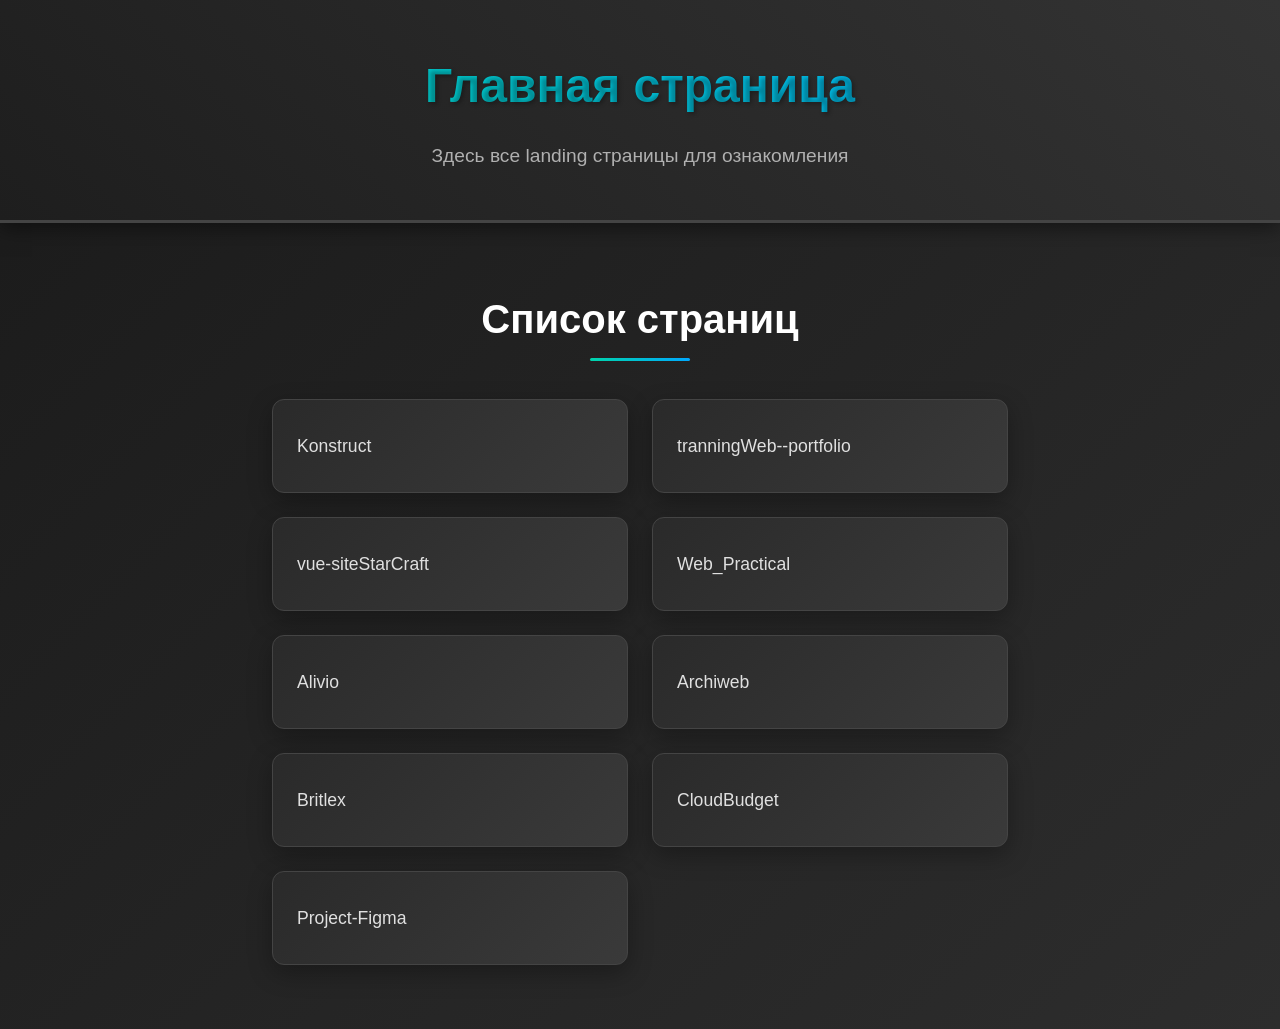
<file: index.html>
<!DOCTYPE html>
<html lang="en">
  <head>
    <meta charset="UTF-8" />
    <meta name="viewport" content="width=device-width, initial-scale=1.0" />
    <title>Main Page</title>

    <style>
      * {
        margin: 0;
        padding: 0;
        box-sizing: border-box;
      }

      body {
        font-family: 'Segoe UI', Tahoma, Geneva, Verdana, sans-serif;
        background: linear-gradient(135deg, #1a1a1a 0%, #2d2d2d 100%);
        color: #e0e0e0;
        min-height: 100vh;
        line-height: 1.6;
      }

      header {
        background: linear-gradient(45deg, #1e1e1e, #333333);
        padding: 3rem 2rem;
        text-align: center;
        border-bottom: 3px solid #444;
        box-shadow: 0 4px 20px rgba(0, 0, 0, 0.5);
      }

      header h1 {
        font-size: 3rem;
        margin-bottom: 0.5rem;
        background: linear-gradient(45deg, #00d4aa, #00a8ff);
        -webkit-background-clip: text;
        -webkit-text-fill-color: transparent;
        background-clip: text;
        font-weight: 700;
        text-shadow: 2px 2px 4px rgba(0, 0, 0, 0.3);
      }

      header h3 {
        font-size: 1.2rem;
        color: #b0b0b0;
        font-weight: 300;
        margin-top: 1rem;
      }

      section {
        max-width: 800px;
        margin: 4rem auto;
        padding: 0 2rem;
      }

      section h2 {
        font-size: 2.5rem;
        text-align: center;
        margin-bottom: 3rem;
        color: #ffffff;
        position: relative;
      }

      section h2::after {
        content: '';
        position: absolute;
        bottom: -10px;
        left: 50%;
        transform: translateX(-50%);
        width: 100px;
        height: 3px;
        background: linear-gradient(45deg, #00d4aa, #00a8ff);
        border-radius: 2px;
      }

      ul {
        display: grid;
        grid-template-columns: repeat(auto-fit, minmax(280px, 1fr));
        gap: 1.5rem;
        list-style: none;
        padding: 0;
      }

      li {
        background: linear-gradient(135deg, #2a2a2a, #3a3a3a);
        border-radius: 12px;
        overflow: hidden;
        box-shadow: 0 8px 25px rgba(0, 0, 0, 0.3);
        transition: all 0.3s ease;
        border: 1px solid #444;
      }

      li:hover {
        transform: translateY(-8px);
        box-shadow: 0 15px 40px rgba(0, 212, 170, 0.2);
        border-color: #00d4aa;
      }

      li a {
        display: block;
        padding: 2rem 1.5rem;
        text-decoration: none;
        color: #e0e0e0;
        font-size: 1.1rem;
        font-weight: 500;
        position: relative;
        transition: all 0.3s ease;
      }

      li a::before {
        content: '→';
        position: absolute;
        right: 1.5rem;
        top: 50%;
        transform: translateY(-50%);
        font-size: 1.5rem;
        color: #00d4aa;
        opacity: 0;
        transition: all 0.3s ease;
      }

      li:hover a::before {
        opacity: 1;
        right: 1rem;
      }

      li a:hover {
        color: #00d4aa;
        padding-left: 2rem;
      }

      /* Анимация появления */
      li {
        animation: fadeInUp 0.6s ease forwards;
        opacity: 0;
        transform: translateY(30px);
      }

      li:nth-child(1) {
        animation-delay: 0.1s;
      }
      li:nth-child(2) {
        animation-delay: 0.2s;
      }
      li:nth-child(3) {
        animation-delay: 0.3s;
      }
      li:nth-child(4) {
        animation-delay: 0.4s;
      }
      li:nth-child(5) {
        animation-delay: 0.5s;
      }
      li:nth-child(6) {
        animation-delay: 0.6s;
      }
      li:nth-child(7) {
        animation-delay: 0.7s;
      }
      li:nth-child(8) {
        animation-delay: 0.8s;
      }

      @keyframes fadeInUp {
        to {
          opacity: 1;
          transform: translateY(0);
        }
      }

      /* Адаптивность */
      @media (max-width: 768px) {
        header h1 {
          font-size: 2.2rem;
        }

        header h3 {
          font-size: 1rem;
        }

        section h2 {
          font-size: 2rem;
        }

        ul {
          grid-template-columns: 1fr;
        }

        header {
          padding: 2rem 1rem;
        }

        section {
          margin: 2rem auto;
          padding: 0 1rem;
        }
      }
    </style>
  </head>
  <body>
    <header>
      <h1>Главная страница</h1>
      <h3>Здесь все landing страницы для ознакомления</h3>
    </header>

    <section>
      <h2>Список страниц</h2>
      <ul>
        <li><a href="/Landing-pages/pages/trainingWeb-Konstruct/index.html">Konstruct</a></li>
        <li>
          <a href="/Landing-pages/pages/tranningWeb--portfolio/index.html"
            >tranningWeb--portfolio</a
          >
        </li>
        <li><a href="/Landing-pages/pages/vue-siteStarCraft/index.html">vue-siteStarCraft</a></li>
        <li><a href="/Landing-pages/pages/Web_Practical/index.html">Web_Practical</a></li>
        <li><a href="/Landing-pages/pages/Alivio/index.html">Alivio</a></li>
        <li><a href="/Landing-pages/pages/Archiweb/index.html">Archiweb</a></li>
        <li><a href="/Landing-pages/pages/Britlex/index.html">Britlex</a></li>
        <li><a href="/Landing-pages/pages/CloudBudget/index.html">CloudBudget</a></li>
        <li><a href="/Landing-pages/pages/project-figma/index.html">Project-Figma</a></li>
      </ul>
    </section>
  </body>
</html>
</file>
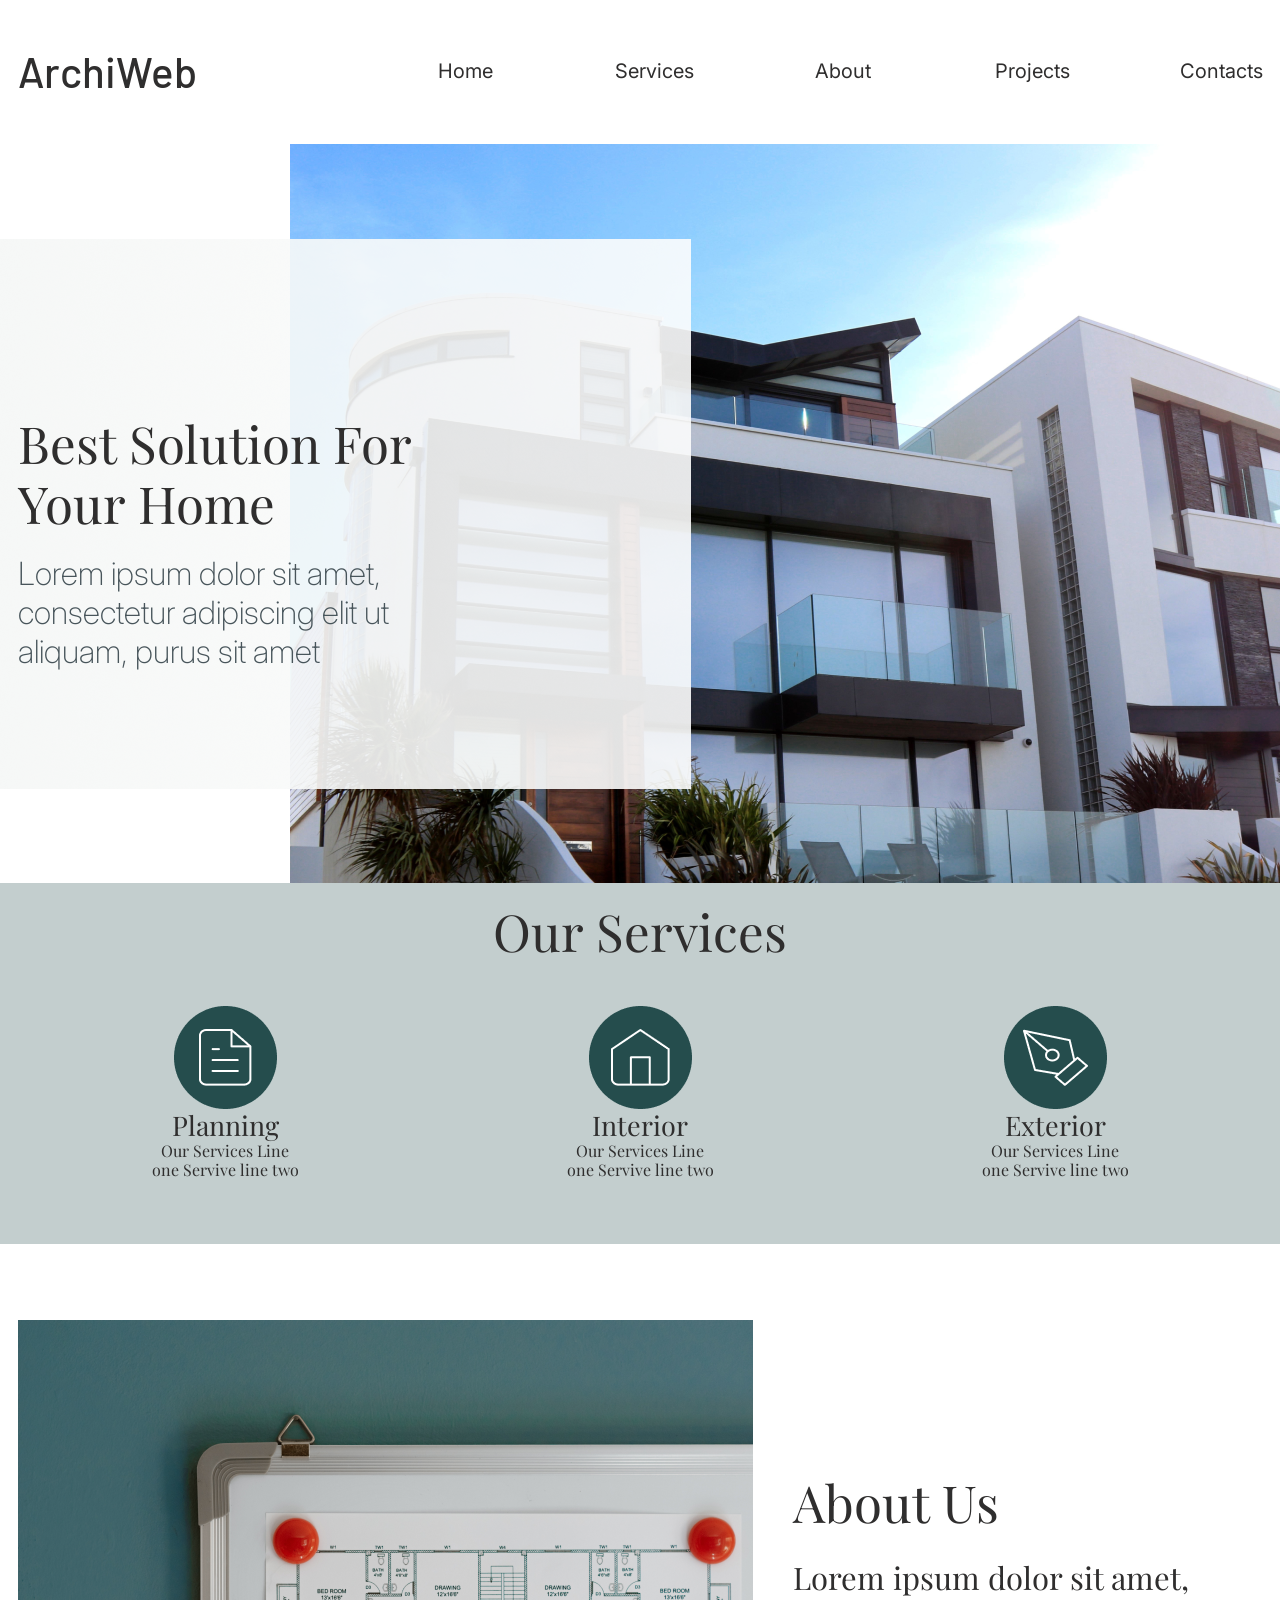
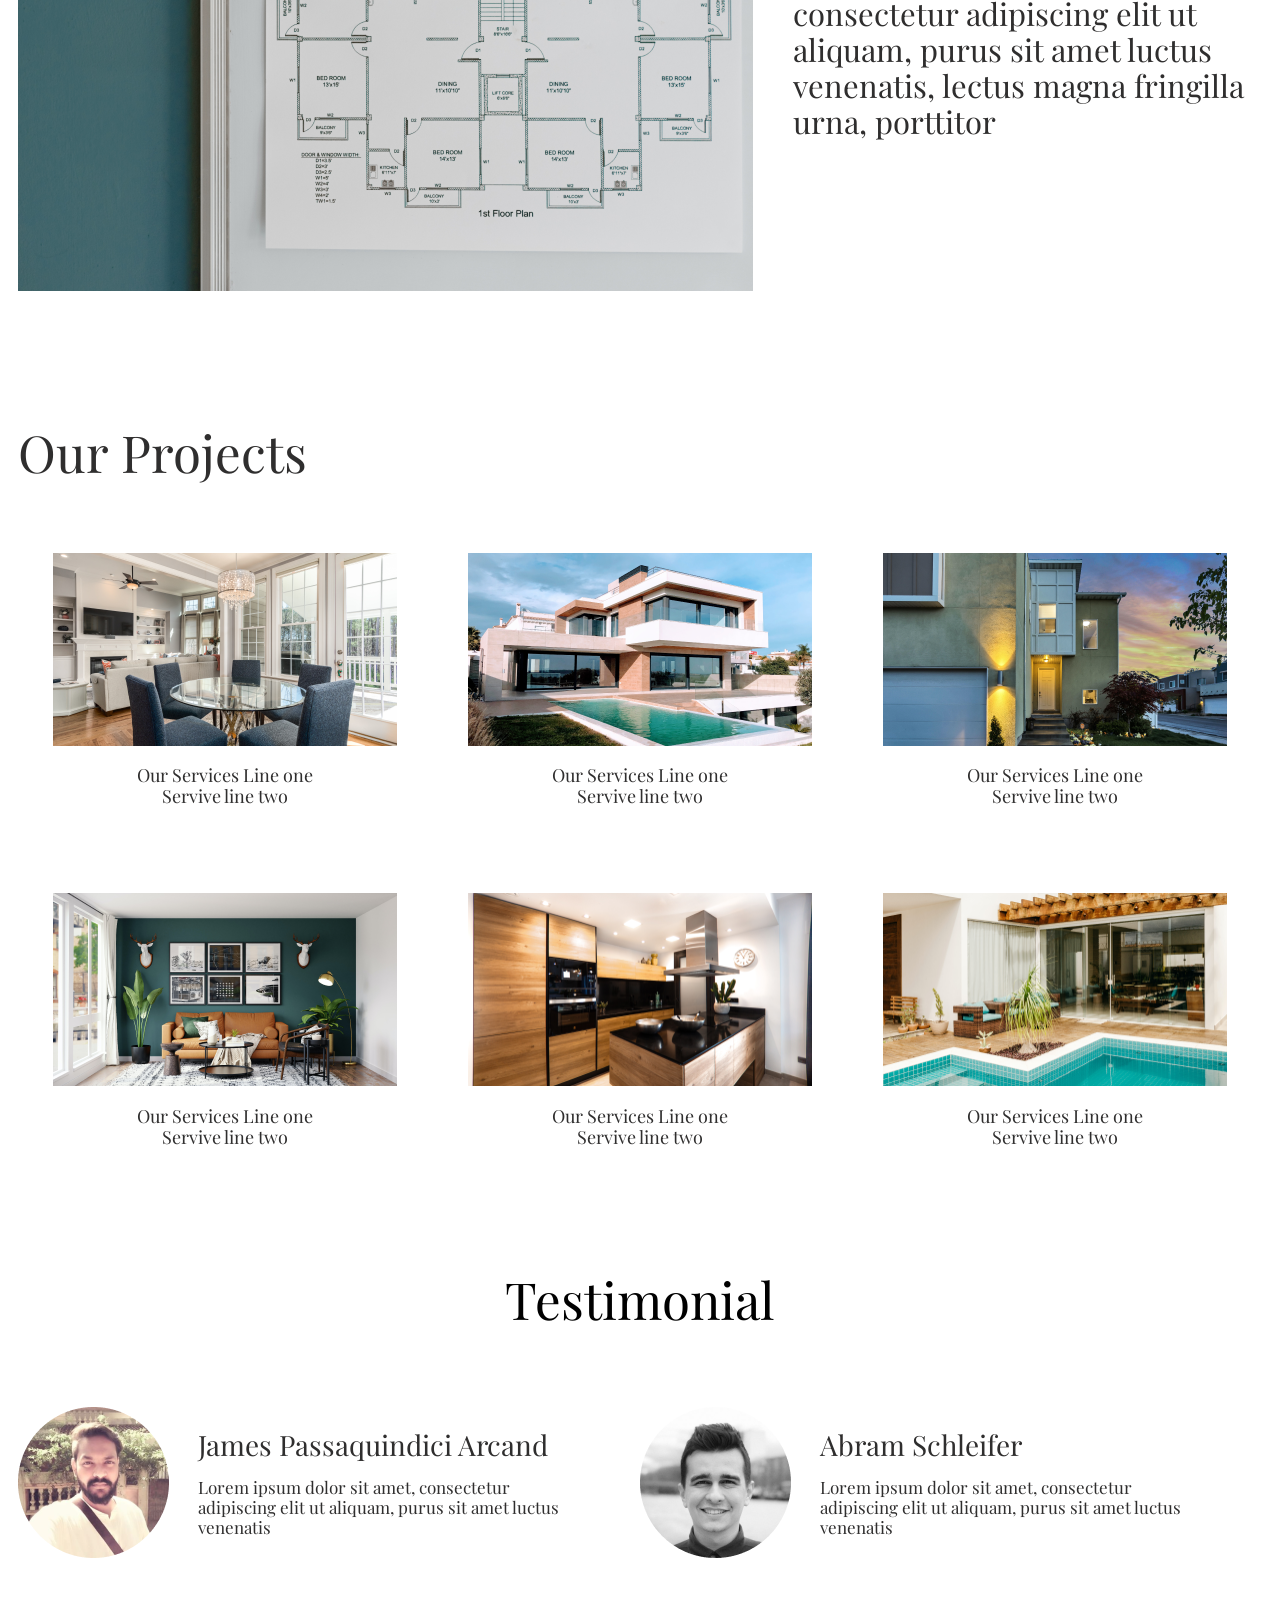
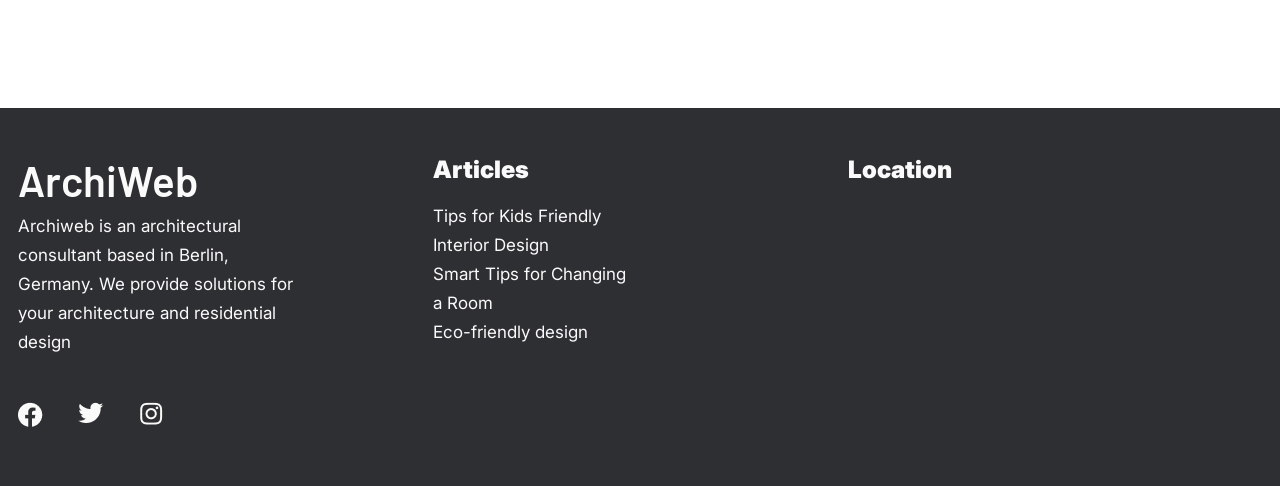
<file: pages/Archiweb/index.html>
<!DOCTYPE html>
<html lang="en">

<head>
    <meta charset="UTF-8">
    <meta http-equiv="X-UA-Compatible" content="IE=edge">
    <meta name="viewport" content="width=device-width, initial-scale=1.0">
    <link type="text/css" rel="stylesheet" href="css/materialize.min.css" media="screen,projection" />
    <link rel="shortcut icon" href="img/serv-2.png" type="image/x-icon">
    <link rel="preconnect" href="https://fonts.googleapis.com">
    <link rel="preconnect" href="https://fonts.gstatic.com" crossorigin>
    <link
        href="https://fonts.googleapis.com/css2?family=Barlow:wght@600&family=Inter:wght@200;400;700;900&family=Playfair+Display:wght@400;700;900&display=swap"
        rel="stylesheet">
    <link rel="stylesheet" href="css/style.css">
    <title>Archiweb</title>
</head>

<body>

    <ul id="slide-out" class="sidenav">
        <li><a href="#part-1" class="sidenav-close">Home</a></li>
        <li><a href="#services" class="sidenav-close">Services</a></li>
        <li><a href="#about" class="sidenav-close">About</a></li>
        <li><a href="#projects" class="sidenav-close">Projects</a></li>
        <li><a href="#footer" class="sidenav-close">Contacts</a></li>
        <li>
            <div class="divider"></div>
        </li>
        <li><a href="#!" class="sidenav-close">Close</a></li>
    </ul>

    <header id="header">
        <div class="container">
            <div class="header__flex">
                <div class="header__logo">
                    <a href="#header">
                        <h2 class="header__logo-h"><strong>ArchiWeb</strong></h2>
                    </a>
                </div>
                <div class="header__nav">
                    <a href="#part-1" class="header__nav-a">Home</a>
                    <a href="#services" class="header__nav-a">Services</a>
                    <a href="#about" class="header__nav-a">About</a>
                    <a href="#projects" class="header__nav-a">Projects</a>
                    <a href="#footer" class="header__nav-a">Contacts</a>
                </div>
                <a class="header__burger sidenav-trigger" data-target="slide-out">
                    <div class="header__burger-line"></div>
                    <div class="header__burger-line"></div>
                    <div class="header__burger-line"></div>
                </a>
            </div>
        </div>
    </header>

    <section class="part-1" id="part-1">
        <div class="container">
            <div class="part-1__text">
                <h2 class="part-1__text-h2">Best Solution For
                    Your Home</h2>
                <h3 class="part-1__text-h3">Lorem ipsum dolor sit amet,
                    consectetur adipiscing elit ut
                    aliquam, purus sit amet </h3>
            </div>
        </div>
    </section>

    <section class="services" id="services">
        <div class="container">
            <div class="services__h">Our Services</div>
            <div class="secvices__grig">
                <div class="services__grid-item">
                    <img class="services__grid-item-img" src="img/serv-1.png" alt="services">
                    <h3 class="services__grid-item-h">Planning</h3>
                    <p class="services__grid-item-p">Our Services Line one
                        Servive line two</p>
                </div>
                <div class="services__grid-item">
                    <img class="services__grid-item-img" src="img/serv-2.png" alt="services">
                    <h3 class="services__grid-item-h">Interior</h3>
                    <p class="services__grid-item-p">Our Services Line one
                        Servive line two</p>
                </div>
                <div class="services__grid-item">
                    <img class="services__grid-item-img" src="img/serv-3.png" alt="services">
                    <h3 class="services__grid-item-h">Exterior</h3>
                    <p class="services__grid-item-p">Our Services Line one
                        Servive line two</p>
                </div>
            </div>
        </div>
    </section>

    <section class="about" id="about">
        <div class="container">
            <div class="about__grid">
                <img class="about__grid-img" src="img/about-img.png" alt="about">
                <div class="about__grid-text">
                    <h2 class="about__grid-text-h">About Us</h2>
                    <p class="about__grid-text-p">Lorem ipsum dolor sit amet,
                        consectetur adipiscing elit ut
                        aliquam, purus sit amet luctus
                        venenatis, lectus magna fringilla
                        urna, porttitor</p>
                </div>
            </div>
        </div>
    </section>

    <section class="projects" id="projects">
        <div class="container">
            <h2 class="projects__h">Our Projects</h2>
            <div class="projects__grid">
                <div class="projects__grid-item">
                    <img src="img/pr-1.png" alt="projects">
                    <p class="projects__grid-item-p">Our Services Line one</p>
                    <p class="projects__grid-item-p">Servive line two</p>
                </div>
                <div class="projects__grid-item">
                    <img src="img/pr-2.png" alt="projects">
                    <p class="projects__grid-item-p">Our Services Line one</p>
                    <p class="projects__grid-item-p">Servive line two</p>
                </div>
                <div class="projects__grid-item">
                    <img src="img/pr-3.png" alt="projects">
                    <p class="projects__grid-item-p">Our Services Line one</p>
                    <p class="projects__grid-item-p">Servive line two</p>
                </div>
                <div class="projects__grid-item">
                    <img src="img/pr-4.png" alt="projects">
                    <p class="projects__grid-item-p">Our Services Line one</p>
                    <p class="projects__grid-item-p">Servive line two</p>
                </div>
                <div class="projects__grid-item">
                    <img src="img/pr-5.png" alt="projects">
                    <p class="projects__grid-item-p">Our Services Line one</p>
                    <p class="projects__grid-item-p">Servive line two</p>
                </div>
                <div class="projects__grid-item">
                    <img src="img/pr-6.png" alt="projects">
                    <p class="projects__grid-item-p">Our Services Line one</p>
                    <p class="projects__grid-item-p">Servive line two</p>
                </div>
            </div>
        </div>
    </section>

    <section class="testimonial" id="testimonial">
        <div class="container">
            <h2 class="testimonial__h">Testimonial</h2>
            <div class="testimonial__grid">
                <div class="testimonial__grid-item">
                    <div class="testimonial__grid-item-flex">
                        <img class="testimonial__grid-item-img" src="img/t-1.png" alt="testimonial">
                        <div class="testimonial__grid-item-text">
                            <h3 class="testimonial__grid-item-text-h">James Passaquindici Arcand</h3>
                            <p class="testimonial__grid-item-text-p">Lorem ipsum dolor sit amet, consectetur adipiscing
                                elit ut
                                aliquam, purus sit amet luctus venenatis</p>
                        </div>
                    </div>
                </div>
                <div class="testimonial__grid-item">
                    <div class="testimonial__grid-item-flex">
                        <img class="testimonial__grid-item-img" src="img/t-2.png" alt="testimonial">
                        <div class="testimonial__grid-item-text">
                            <h3 class="testimonial__grid-item-text-h">Abram Schleifer</h3>
                            <p class="testimonial__grid-item-text-p">Lorem ipsum dolor sit amet,
                                consectetur adipiscing elit ut aliquam, purus sit amet luctus venenatis</p>
                        </div>
                    </div>
                </div>
            </div>
        </div>
    </section>

    <footer id="footer">
        <div class="container">
            <div class="footer__grig">
                <div class="footer__grid-item-1">
                    <h2 class="footer__grid-item-logo">ArchiWeb</h2>
                    <p class="footer__grid-item-p">Archiweb is an architectural consultant based in Berlin, Germany. We
                        provide solutions for your architecture and residential design
                    </p>
                    <div class="footer__grid-item-flex">
                        <a href="#"><img src="img/f-1.png" alt="footer" class="footer__grid-item-flex-img"></a>
                        <a href="#"><img src="img/f-2.png" alt="footer" class="footer__grid-item-flex-img"></a>
                        <a href="#"><img src="img/f-3.png" alt="footer" class="footer__grid-item-flex-img"></a>
                    </div>
                </div>
                <div class="footer__grid-item-2">
                    <h2 class="footer__grid-item-h">Articles</h2>
                    <p class="footer__grid-item-p-2">Tips for Kids Friendly Interior Design</p>
                    <p class="footer__grid-item-p-2">Smart Tips for Changing a Room</p>
                    <p class="footer__grid-item-p-2">Eco-friendly design</a>
                </div>
                <div class="footer__grid-item-3">
                    <h2 class="footer__grid-item-h">Location</h2>
                    <iframe
                        src="https://www.google.com/maps/embed?pb=!1m14!1m12!1m3!1d1397.9698734241956!2d37.77837391484852!3d55.741047432540334!2m3!1f0!2f0!3f0!3m2!1i1024!2i768!4f13.1!5e0!3m2!1sru!2s!4v1679173642353!5m2!1sru!2s"
                        width="295" height="221" style="border:0;" allowfullscreen="" loading="lazy"
                        referrerpolicy="no-referrer-when-downgrade"></iframe>
                </div>
            </div>
        </div>
    </footer>

    <script type="text/javascript" src="js/materialize.js"></script>
    <script type="text/javascript" src="js/main.js"></script>
    <script src="js/main.js"></script>
</body>

</html>
</file>
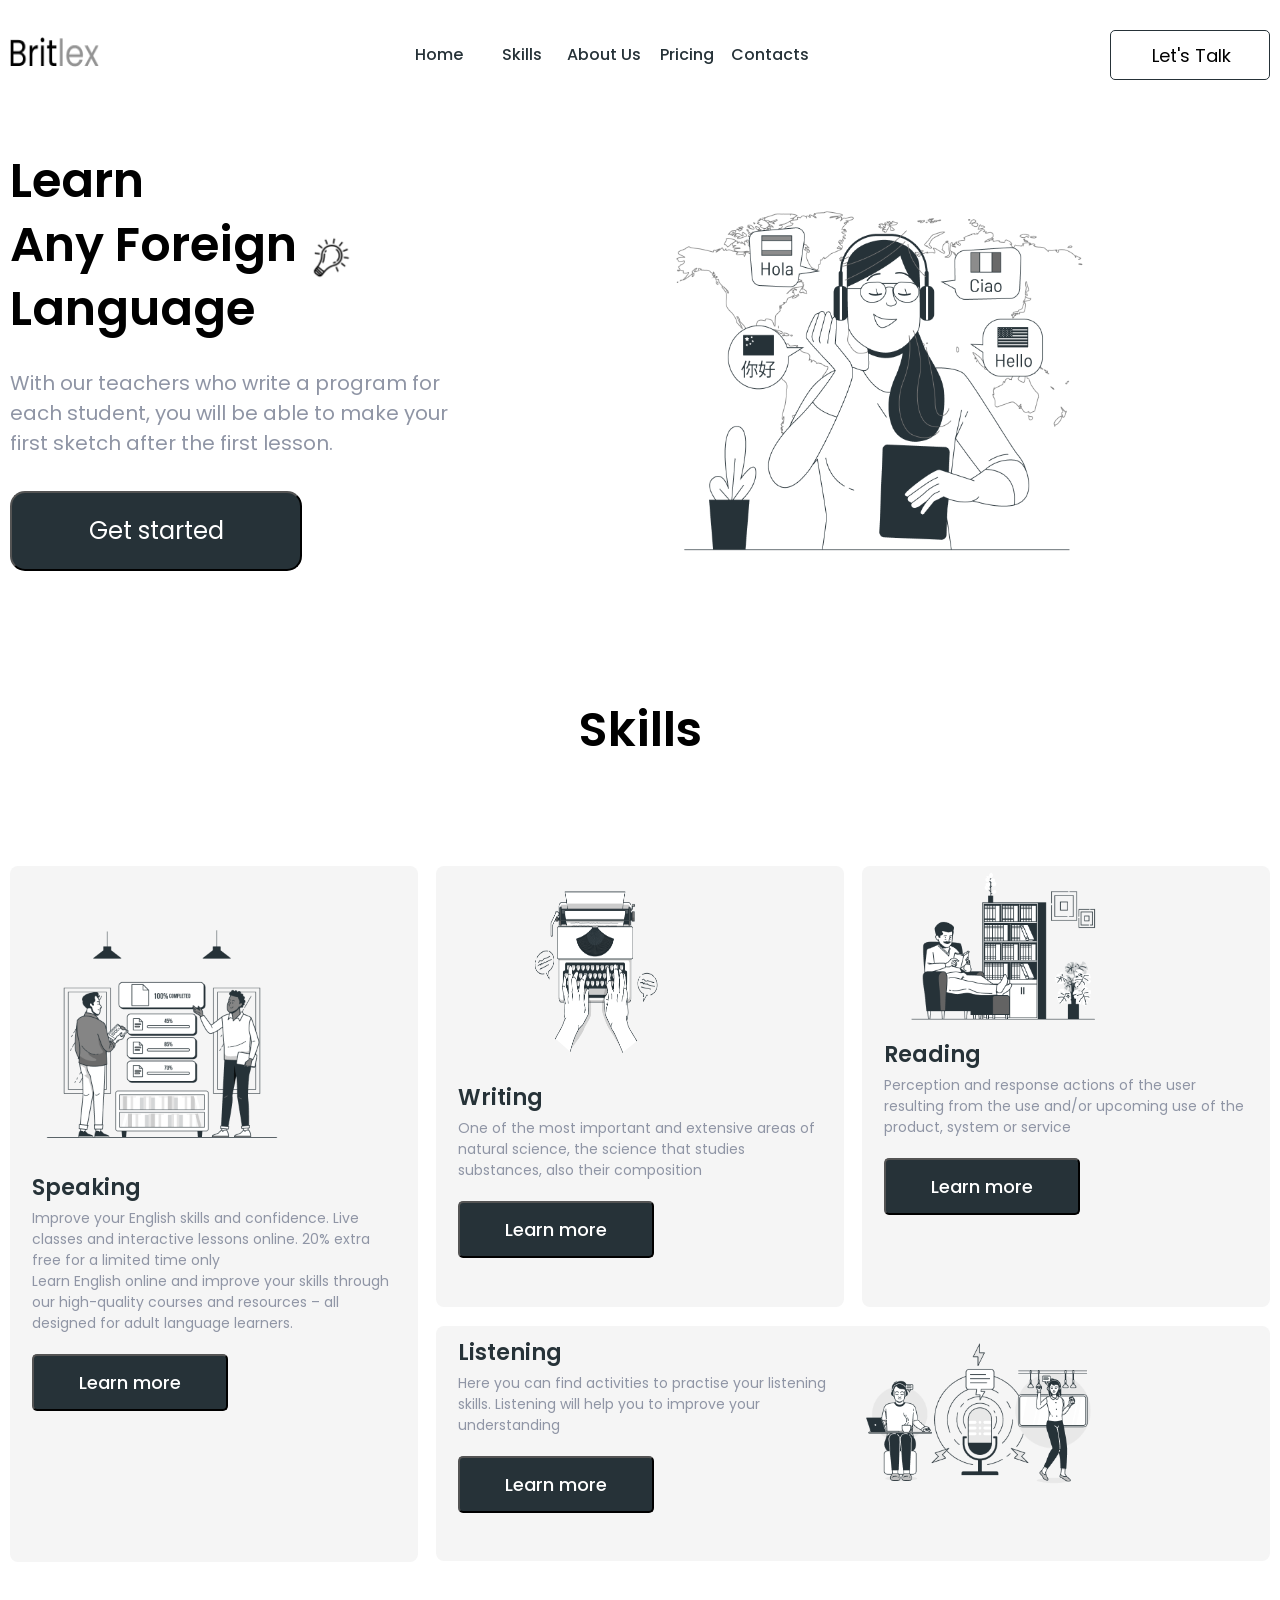
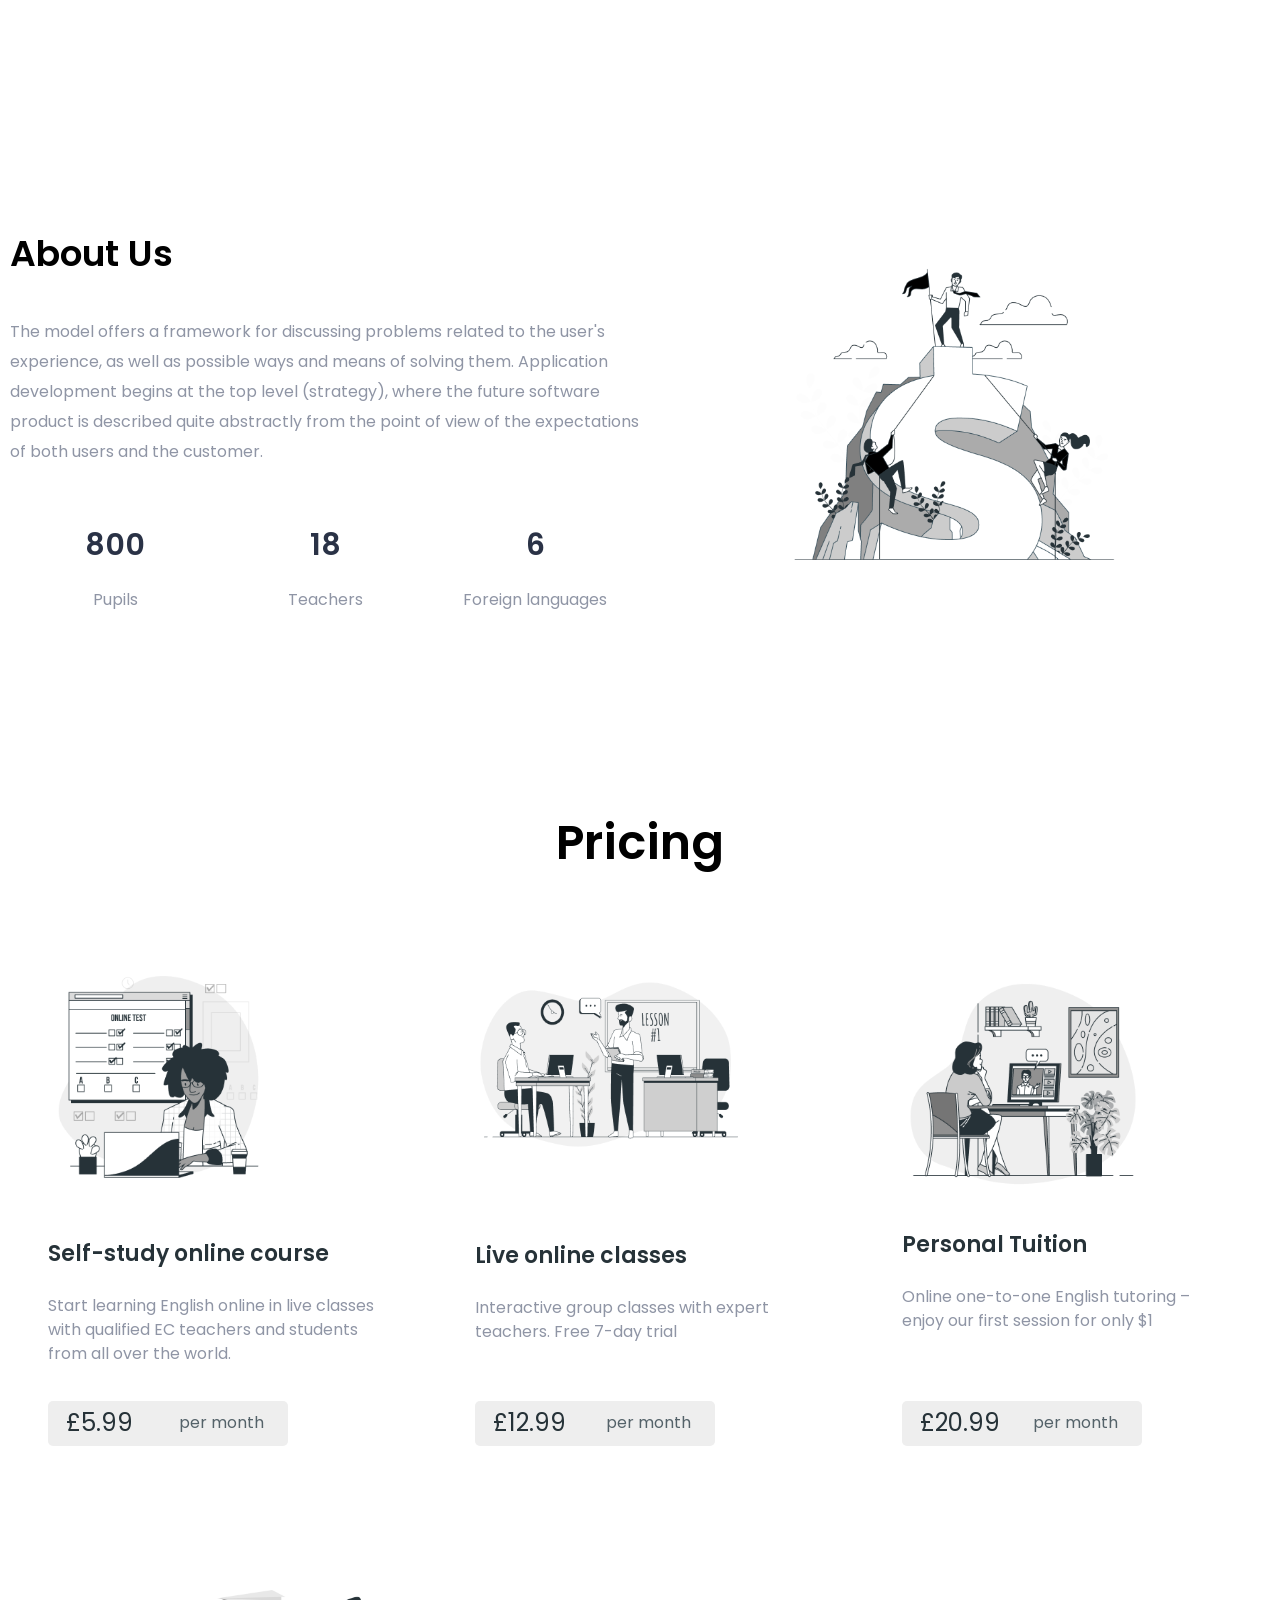
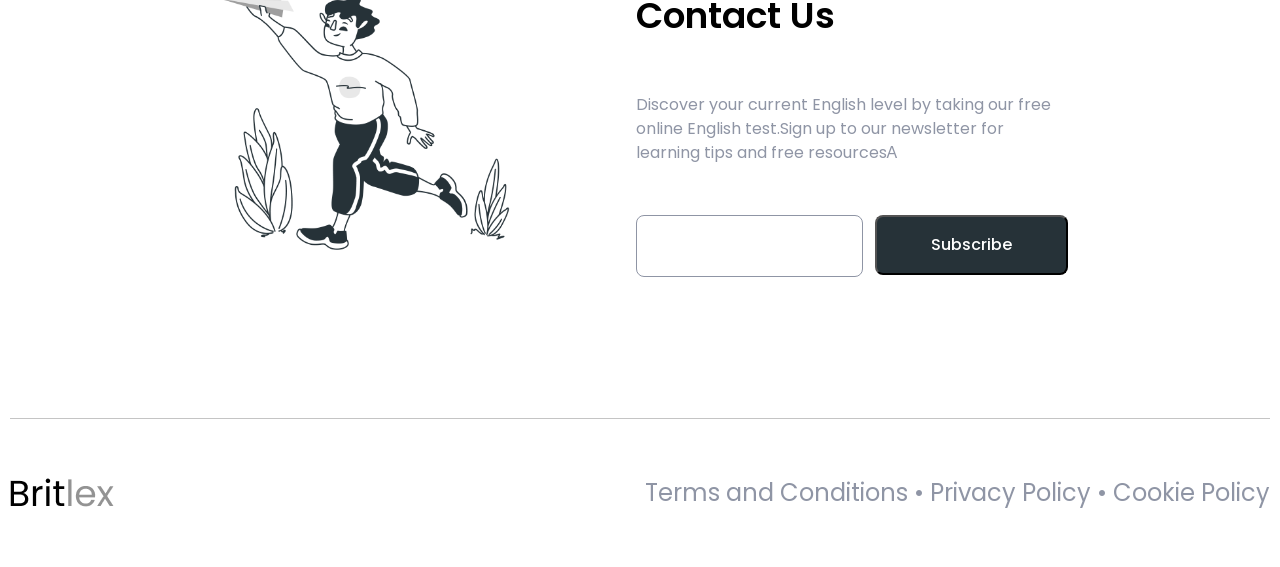
<file: pages/Britlex/index.html>
<!DOCTYPE html>
<html lang="en">

<head>
    <meta charset="UTF-8">
    <meta http-equiv="X-UA-Compatible" content="IE=edge">
    <meta name="viewport" content="width=device-width, initial-scale=1.0">
    <link type="text/css" rel="stylesheet" href="css/materialize.min.css" media="screen,projection" />
    <link rel="shortcut icon" href="img/icon.png" type="image/x-icon">
    <link rel="preconnect" href="https://fonts.googleapis.com">
    <link rel="preconnect" href="https://fonts.gstatic.com" crossorigin>
    <link href="https://fonts.googleapis.com/css2?family=Poppins:wght@400;500;600&display=swap" rel="stylesheet">
    <link rel="stylesheet" href="css/style.css">
    <title>Britlex</title>
</head>

<body>
    <ul id="slide-out" class="sidenav">
        <li><a href="#home" class="sidenav-close">Home</a></li>
        <li><a href="#skills" class="sidenav-close">Skills</a></li>
        <li><a href="#about" class="sidenav-close">About Us</a></li>
        <li><a href="#pricing" class="sidenav-close">Pricing</a></li>
        <li><a href="#contacts" class="sidenav-close">Contacts</a></li>
        <li><div class="divider"></div></li>
        <li><a href="#!" class="sidenav-close">Close</a></li>
    </ul>
    
    <div id="modal1" class="modal">
        <div class="modal-content">
          <h5>Mail</h5>
          <input type="text" placeholder="text@youremail.com">
        </div>
        <div class="modal-content">
          <h5>Password</h5>
          <input type="password" name="" id="">
        </div>
        <div class="modal-footer">
          <a href="#!" class="modal-close waves-effect waves-green btn-flat">Sing in</a>
        </div>
      </div> 

    <header id="header">
        <div class="container">
            <div class="header__nav">
                <a href="#home"><img src="img/logo.png" alt="logo" class="header__nav-img"></a>
                <div class="header__nav-grid">
                    <a href="#home" class="header__nav-grid-a">Home</a>
                    <a href="#skills" class="header__nav-grid-a">Skills</a>
                    <a href="#about" class="header__nav-grid-a">About Us</a>
                    <a href="#pricing" class="header__nav-grid-a">Pricing</a>
                    <a href="#contacts" class="header__nav-grid-a">Contacts</a>
                </div>
                <button class="header__nav-button">
                    <a href="#modal1" class="modal-trigger"><h3 class="header__nav-button-h">Let's Talk</h3></a>
                </button>
                <a  class="header__nav-burger sidenav-trigger" data-target="slide-out">
                    <div class="header__nav-burger-line"></div>
                    <div class="header__nav-burger-line"></div>
                    <div class="header__nav-burger-line-min"></div>
                </a>
            </div>
        </div>
    </header>

    <section class="home" id="home">
        <div class="container">
            <div class="home__flex">
                <div class="home__flex-item">
                    <div class="home__flex-flex">
                        <h1 class="home__flex-flex-h">Learn <br>Any Foreign Language</h1>
                        <img src="img/icon.png" alt="idea" class="home__flex-flex-img">
                    </div>
                    <p class="home__flex-p">With our teachers who write a program for
                        each student, you will be able to make your
                        first sketch after the first lesson.</p>
                    <button class="home__flex-button">
                        <a href="#modal1" class="modal-trigger"><h3 class="home__flex-button-h">Get started</h3></a>
                    </button>
                </div>
                <img src="img/home-img.png" alt="home__img" class="home__flex-img">
            </div>
        </div>
    </section>

    <section class="skills" id="skills">
        <div class="container">
            <h2 class="skills-h2">Skills</h2>
            <div class="home__grid">
                <div class="home__grid-item item-1">
                    <img src="img/home-1.png" alt="home" class="home__grid-item-img img-1">
                    <h5 class="home__grid-item-h3">Speaking</h5>
                    <p class="home__grid-item-p">Improve your English skills and confidence.
                        Live classes and interactive lessons online.
                        20% extra free for a limited time only<br>
                        Learn English online and improve your
                        skills through our high-quality courses
                        and resources – all designed for adult language learners.</p>
                    <button class="home__grid-item-button b1">
                        <p class="home__grid-item-button-p">Learn more</p>
                    </button>
                </div>
                <div class="home__grid-item item-2">
                    <img src="img/home-2.png" alt="home" class="home__grid-item-img img-2">
                    <h5 class="home__grid-item-h3">Writing</h5>
                    <p class="home__grid-item-p">One of the most important and extensive
                        areas of natural science, the science that
                        studies substances, also their composition </p>
                    <button class="home__grid-item-button b2">
                        <p class="home__grid-item-button-p">Learn more</p>
                    </button>
                </div>
                <div class="home__grid-item item-3">
                    <img src="img/home-3.png" alt="home" class="home__grid-item-img img-3">
                    <h5 class="home__grid-item-h3">Reading</h5>
                    <p class="home__grid-item-p">Perception and response actions of the user
                        resulting from the use and/or upcoming use
                        of the product, system or service</p>
                    <button class="home__grid-item-button b3">
                        <p class="home__grid-item-button-p">Learn more</p>
                    </button>
                </div>
                <div class="home__grid-item item-4">
                    <div class="home__grid-item-4-flex">
                        <h5 class="home__grid-item-h3">Listening</h5>
                        <p class="home__grid-item-p p4">Here you can find activities to practise
                            your listening skills. Listening will help you
                            to improve your understanding</p>
                        <button class="home__grid-item-button b4">
                            <p class="home__grid-item-button-p">Learn more</p>
                        </button>
                    </div>
                    <img src="img/home-4.png" alt="home" class="home__grid-item-img img-4">
                </div>
            </div>
        </div>
    </section>

    <section class="about" id="about">
        <div class="container">
            <h2 class="skills-h2 about-h">About Us</h2>
            <div class="about__grid">
                <div class="about__grid-items">
                    <h2 class="about__grid-item-h">About Us</h2>
                    <p class="about__grid-item-p">The model offers a framework for discussing problems related to the
                        user's experience, as well as possible ways and means of solving them. Application development
                        begins at the top level (strategy), where the future software product is described quite
                        abstractly from the point of view of the expectations of both users and the customer.
                    </p>
                    <div class="about__grid-item__grid">
                        <div class="about__grid-item__grid-item">
                            <h3 class="about__grid-item__grid-item-numb">800</h3>
                            <p class="about__grid-item__grid-item-text">Pupils</p>
                        </div>
                        <div class="about__grid-item__grid-item">
                            <h3 class="about__grid-item__grid-item-numb">18</h3>
                            <p class="about__grid-item__grid-item-text">Teachers</p>
                        </div>
                        <div class="about__grid-item__grid-item">
                            <h3 class="about__grid-item__grid-item-numb">6</h3>
                            <p class="about__grid-item__grid-item-text">Foreign languages</p>
                        </div>
                    </div>
                </div>
                <img src="img/about-img.png" alt="about" class="about__grid-img">
            </div>
        </div>
    </section>

    <section class="pricing" id="pricing">
        <div class="container">
            <h2 class="skills-h2">Pricing</h2>
            <div class="pricing__grid">
                <div class="pricing__grid-item">
                    <img src="img/pricing-1.png" alt="" class="pricing__grid-item-img-1">
                    <h3 class="pricing__grid-item-h">Self-study online course</h3>
                    <p class="pricing__grid-item-p">Start learning English online in live classes
                        with qualified EC teachers and students from all over the world.</p>
                    <div class="pricing__grid-item-flex-1">
                        <h3 class="pricing__grid-item-flex-numb">£5.99</h3>
                        <h3 class="pricing__grid-item-flex-text">per month</h3>
                    </div>
                </div>
                <div class="pricing__grid-item">
                    <img src="img/pricing-2.png" alt="" class="pricing__grid-item-img-2">
                    <h3 class="pricing__grid-item-h">Live online classes</h3>
                    <p class="pricing__grid-item-p">Interactive group classes with expert
                        teachers. Free 7-day trial</p>
                    <div class="pricing__grid-item-flex-2">
                        <h3 class="pricing__grid-item-flex-numb">£12.99</h3>
                        <h3 class="pricing__grid-item-flex-text">per month</h3>
                    </div>
                </div>
                <div class="pricing__grid-item">
                    <img src="img/pricing-3.png" alt="" class="pricing__grid-item-img-3">
                    <h3 class="pricing__grid-item-h">Personal Tuition</h3>
                    <p class="pricing__grid-item-p">Online one-to-one English tutoring – enjoy
                        our first session for only $1</p>
                    <div class="pricing__grid-item-flex-3">
                        <h3 class="pricing__grid-item-flex-numb">£20.99</h3>
                        <h3 class="pricing__grid-item-flex-text">per month</h3>
                    </div>
                </div>
            </div>
        </div>
    </section>

    <section class="contacts" id="contacts">
        <div class="container">
            <h2 class="contacts__flex-item-h contacts-h">Contact Us</h2>
            <div class="contacts__flex">
                <img src="img/contact-img.png" alt="contacts" class="contacts__flex-img">
                <div class="contacts__flex-item">
                    <h2 class="contacts__flex-item-h">Contact Us</h2>
                    <p class="contacts__flex-item-p">Discover your current English level by taking our free online
                        English test.Sign up to our newsletter for learning tips and free resourcesА</p>
                    <div class="contacts__flex-item-flex">
                        <input type="email" class="contacts__flex-item-input">
                        <button class="contacts__flex-item-button"><h3 class="contacts__flex-item-button-h">Subscribe</h3></button>
                    </div>
                </div>
            </div>
        </div>
    </section>

    <footer>
        <div class="container">
            <div class="footer__flex">
                <img src="img/logo.png" alt="footer" class="footer__flex-img">
                <h3 class="footer__flex-text">Terms and Conditions • Privacy Policy • Cookie Policy</h3>
            </div>
        </div>
    </footer>

    <script type="text/javascript" src="js/materialize.min.js"></script>
    <script type="text/javascript" src="js/main.js"></script>
    <script src="js/main.js"></script>
</body>

</html>
</file>
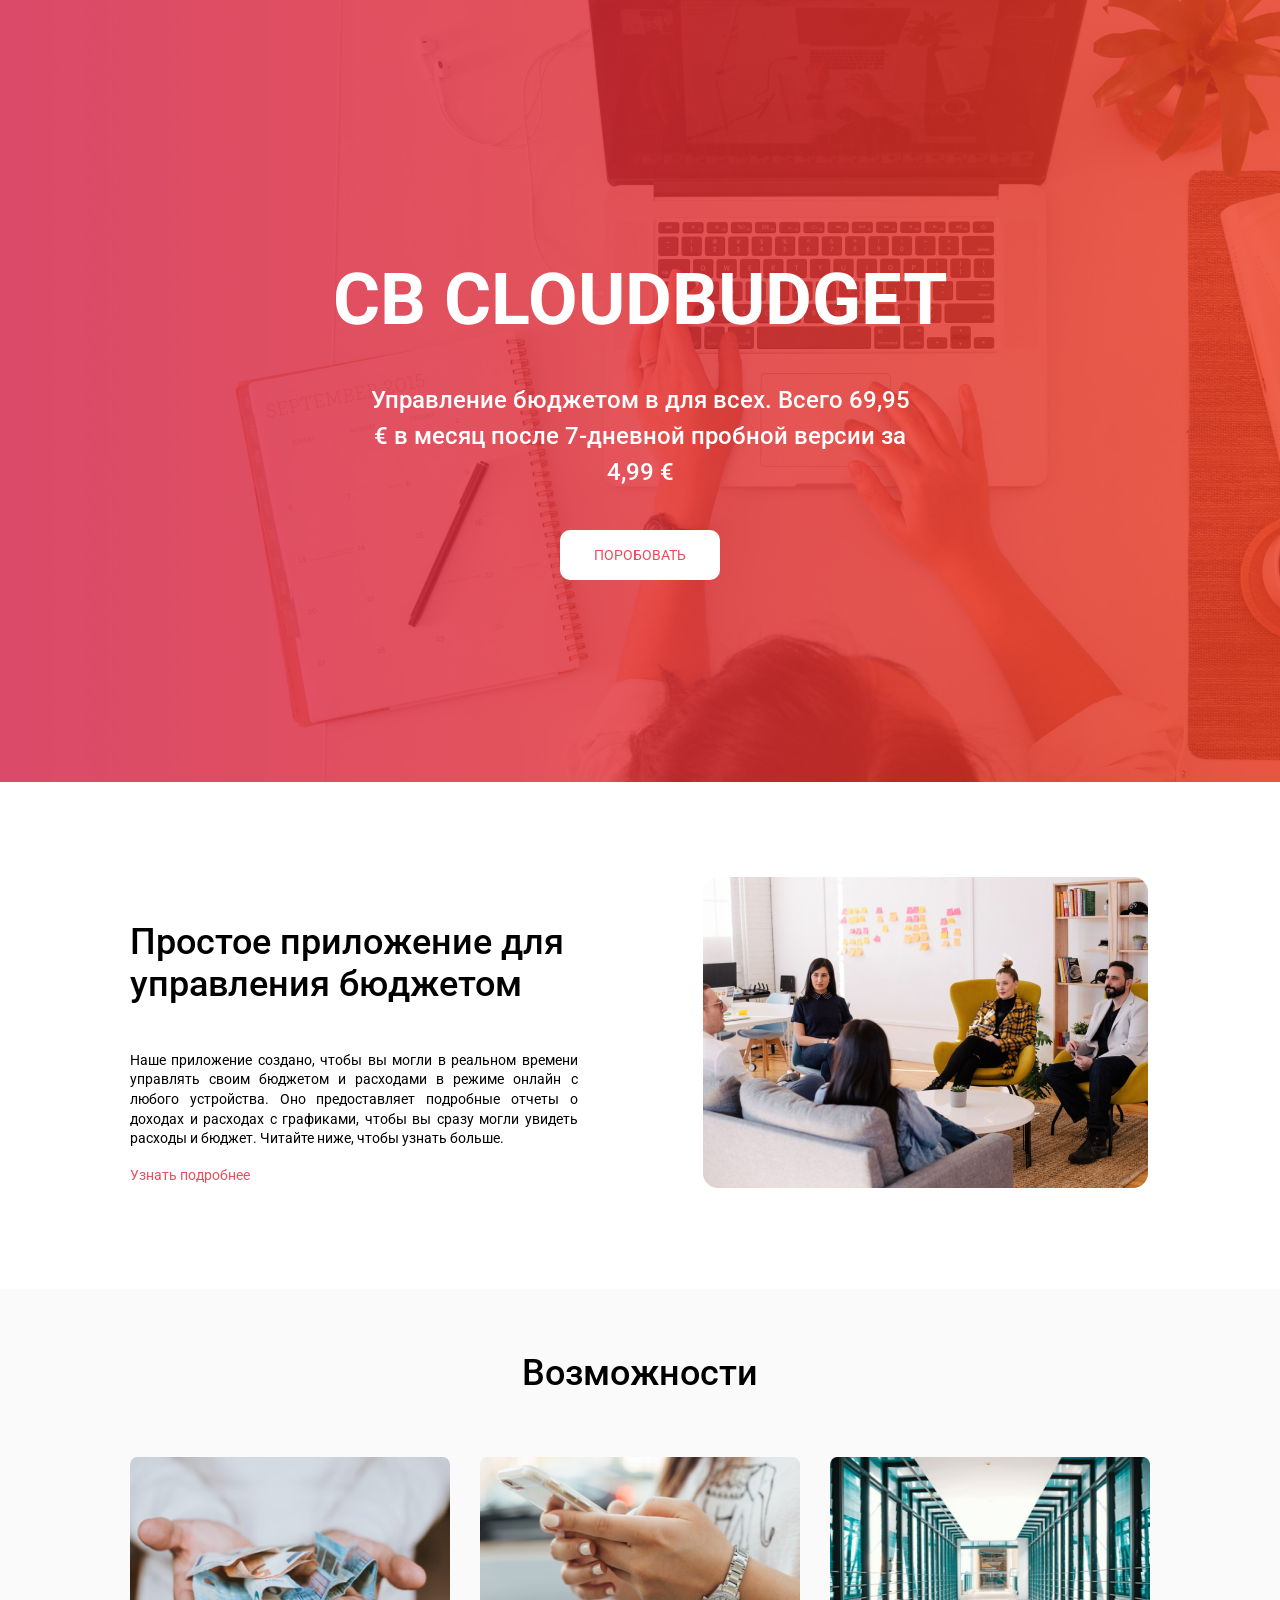
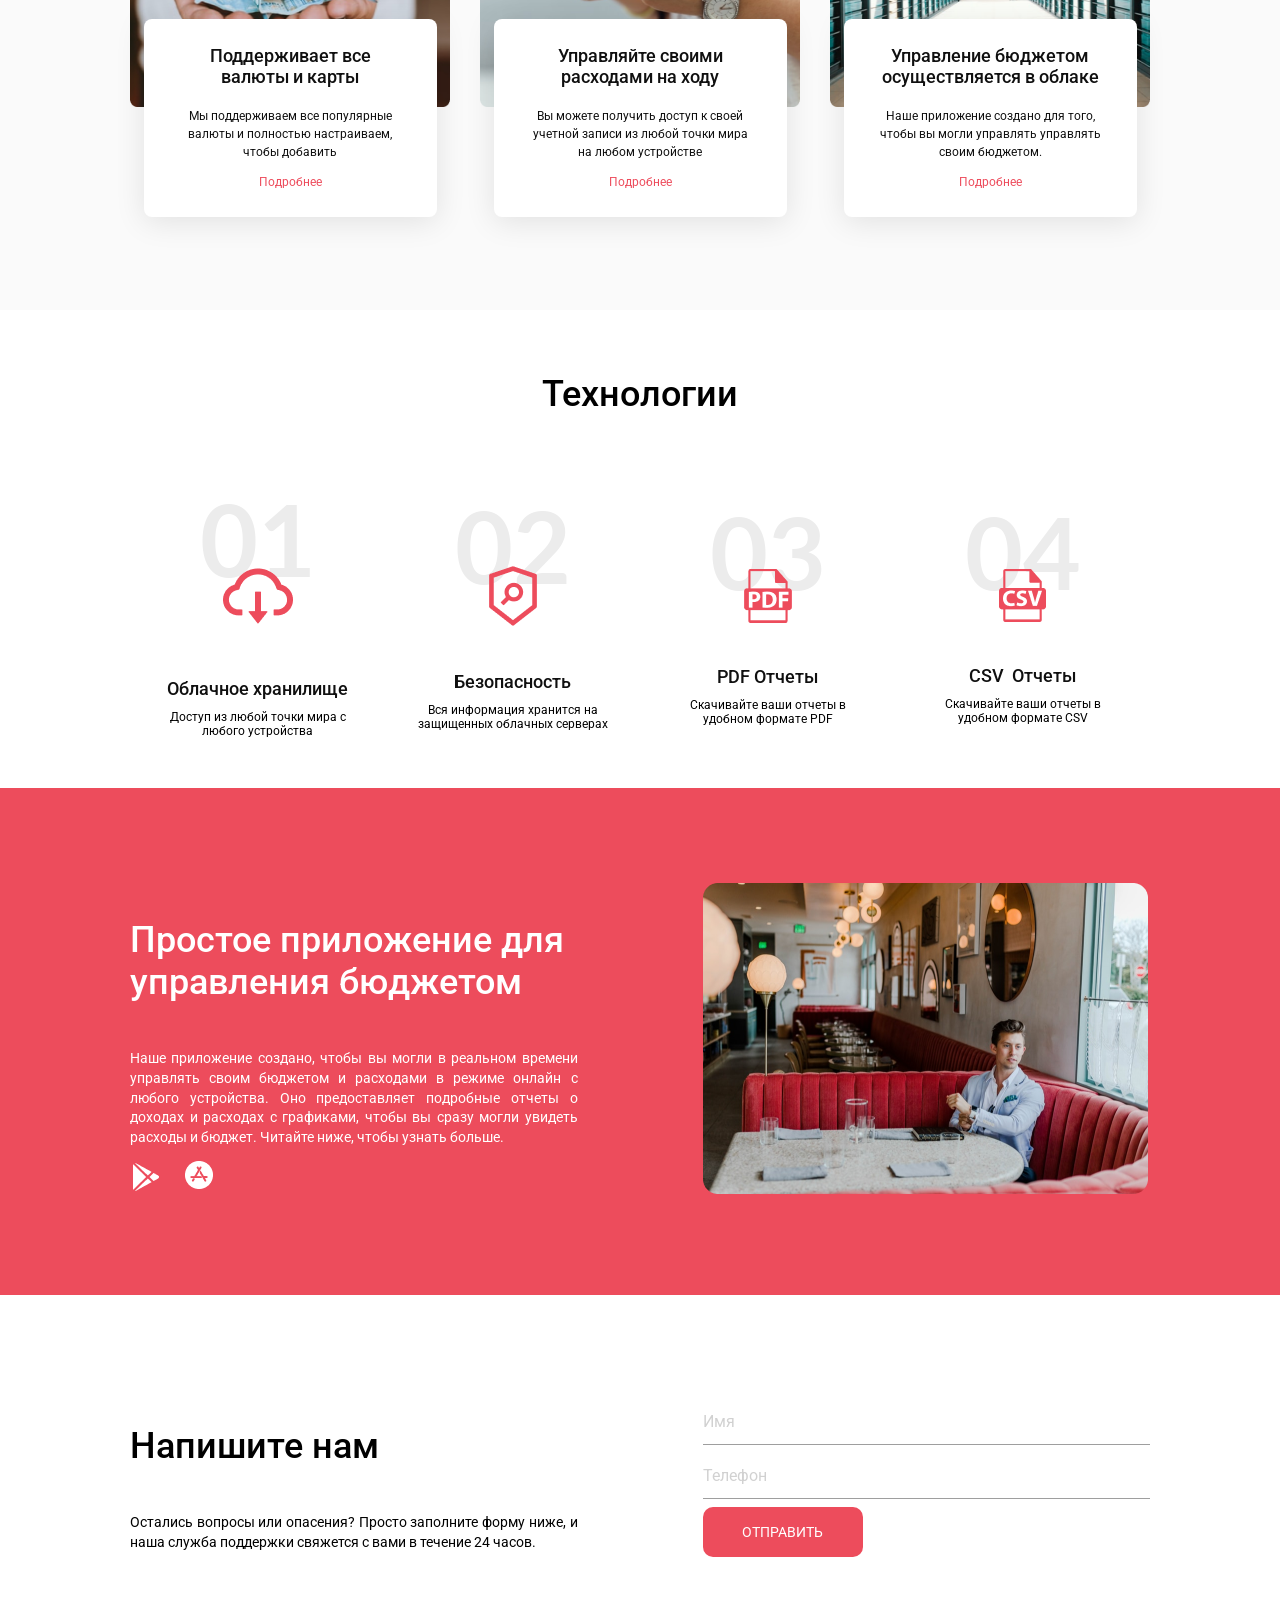
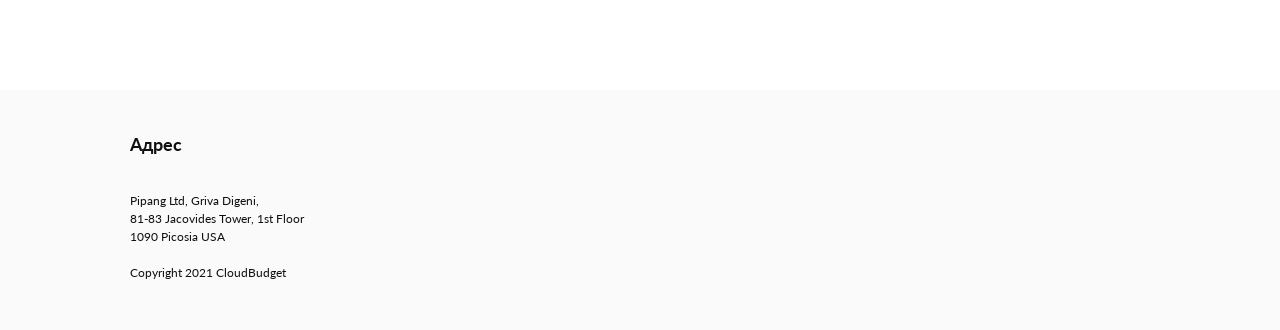
<file: pages/CloudBudget/index.html>
<!DOCTYPE html>
<html lang="en">

<head>
    <meta charset="UTF-8">
    <meta http-equiv="X-UA-Compatible" content="IE=edge">
    <meta name="viewport" content="width=device-width, initial-scale=1.0">
    <link type="text/css" rel="stylesheet" href="css/materialize.min.css" media="screen,projection" />
    <link rel="shortcut icon" href="img/logo.png" type="image/x-icon">
    <link rel="preconnect" href="https://fonts.googleapis.com">
    <link rel="preconnect" href="https://fonts.gstatic.com" crossorigin>
    <link href="https://fonts.googleapis.com/css2?family=Lato&family=Roboto&display=swap" rel="stylesheet">
    <link rel="stylesheet" href="css/style.css">
    <title>CloudBudget</title>
</head>

<body>
    <div id="modal1" class="modal">
        <p class="modal__p">Заполните форму ниже, и наша служба поддержки свяжется
            с вами в течение 24 часов.</p>
        <div class="modal-content">
            <h5></h5>
            <input type="text" placeholder="Имя">
        </div>
        <div class="modal-content">
            <h5></h5>
            <input type="number" placeholder="Номер телефона">
        </div>
        <div class="modal-footer">
            <a href="#!" class="modal-close waves-effect waves-green btn-flat">Отправить</a>
        </div>
    </div>

    <header id="header">
        <div class="container">
            <h1 class="header__h1">cb CloudBudget</h1>
            <p class="header__p">Управление бюджетом в для всех.
                Всего 69,95 € в месяц после 7-дневной
                пробной версии за 4,99 €</p>
            <a href="#modal1" class="modal-trigger"><button class="header__button">Поробовать</button></a>
        </div>
    </header>

    <section class="part-1" id="part-1">
        <div class="container">
            <div class="p-1__grid">
                <div class="p-1__grid-item-1">
                    <h2 class="p-1__grid-item-1-h">Простое приложение для управления бюджетом</h2>
                    <p class="p-1__grid-item-1-p">Наше приложение создано, чтобы вы могли в реальном времени управлять
                        своим бюджетом и расходами в режиме онлайн с любого устройства. Оно предоставляет подробные
                        отчеты о доходах и расходах с графиками, чтобы вы сразу могли увидеть расходы и бюджет. Читайте
                        ниже, чтобы узнать больше.</p>
                    <a href="" class="p-1__grid-item-1-a">Узнать подробнее</a>
                </div>
                <div class="p-1__grid-item-2">
                    <img src="img/p-2.png" alt="p-2" class="p-1__grid-item-2-img">
                </div>
            </div>
        </div>
    </section> 

    <section class="part-2" id="part-2">
        <div class="container">
            <h2 class="p-2__h">Возможности</h2>
            <div class="p-2__grid">
                <div class="p-2__grid-item">
                    <img src="img/p-2-1.png" alt="p-2" class="p-2__grid-item-img">
                    <div class="p-2__grid-item-box">
                        <h3 class="p-2__grid-item-box-h">Поддерживает все валюты и карты</h3>
                        <p class="p-2__grid-item-box-p">Мы поддерживаем все популярные валюты и полностью настраиваем,
                            чтобы добавить</p>
                        <a class="p-2__grid-item-box-a">Подробнее</a>
                    </div>
                </div>
                <div class="p-2__grid-item">
                    <img src="img/p-2-2.png" alt="p-2" class="p-2__grid-item-img">
                    <div class="p-2__grid-item-box">
                        <h3 class="p-2__grid-item-box-h">Управляйте своими расходами на ходу</h3>
                        <p class="p-2__grid-item-box-p">Вы можете получить доступ к своей учетной записи из любой точки
                            мира на любом устройстве</p>
                        <a class="p-2__grid-item-box-a">Подробнее</a>
                    </div>
                </div>
                <div class="p-2__grid-item">
                    <img src="img/p-2-3.png" alt="p-2" class="p-2__grid-item-img">
                    <div class="p-2__grid-item-box">
                        <h3 class="p-2__grid-item-box-h">Управление бюджетом осуществляется в облаке</h3>
                        <p class="p-2__grid-item-box-p">Наше приложение создано для того, чтобы вы могли управлять
                            управлять своим бюджетом. </p>
                        <a class="p-2__grid-item-box-a">Подробнее</a>
                    </div>
                </div>
            </div>
        </div>
    </section>

    <section class="part-3" id="part-3">
        <div class="container">
            <h2 class="p-2__h">Технологии</h2>
            <div class="p-3__grid">
                <div class="p-3__grid-item">
                    <h1 class="p-3__grid-item-h1">01</h1>
                    <img src="img/p-3-1.png" alt="p-3" class="p-3__grid-item-img">
                    <h3 class="p-3__grid-item-h3">Облачное хранилище</h3>
                    <p class="p-3__grid-item-p">Доступ из любой точки мира с любого устройства</p>
                </div>
                <div class="p-3__grid-item">
                    <h1 class="p-3__grid-item-h1">02</h1>
                    <img src="img/p-3-2.png" alt="p-3" class="p-3__grid-item-img">
                    <h3 class="p-3__grid-item-h3">Безопасность</h3>
                    <p class="p-3__grid-item-p">Вся информация хранится на защищенных облачных серверах</p>
                </div>
                <div class="p-3__grid-item">
                    <h1 class="p-3__grid-item-h1">03</h1>
                    <img src="img/p-3-3.png" alt="p-3" class="p-3__grid-item-img">
                    <h3 class="p-3__grid-item-h3">PDF Отчеты</h3>
                    <p class="p-3__grid-item-p">Скачивайте ваши отчеты в удобном формате PDF</p>
                </div>
                <div class="p-3__grid-item">
                    <h1 class="p-3__grid-item-h1">04</h1>
                    <img src="img/p-3-4.png" alt="p-3" class="p-3__grid-item-img">
                    <h3 class="p-3__grid-item-h3">CSV  Отчеты</h3>
                    <p class="p-3__grid-item-p">Скачивайте ваши отчеты в удобном формате CSV</p>
                </div>
            </div>
        </div>
    </section>

    <section class="part-4" id="part-4">
        <div class="container">
            <div class="p-1__grid p4__grid">
                <div class="p-1__grid-item-1">
                    <h2 class="p-1__grid-item-1-h p4-white">Простое приложение для управления бюджетом</h2>
                    <p class="p-1__grid-item-1-p p4-white">Наше приложение создано, чтобы вы могли в реальном времени
                        управлять
                        своим бюджетом и расходами в режиме онлайн с любого устройства. Оно предоставляет подробные
                        отчеты о доходах и расходах с графиками, чтобы вы сразу могли увидеть расходы и бюджет. Читайте
                        ниже, чтобы узнать больше.</p>
                    <div class="p-4__grid-item-4-flex">
                        <a href=""><img src="img/p4-1.png" alt="p-4" class="p-4__grid-item-4-flex-img1"></a>
                        <a href=""><img src="img/p4-2.png" alt="p-4" class="p-4__grid-item-4-flex-img1"></a>
                    </div>
                </div>
                <div class="p-1__grid-item-2">
                    <img src="img/p4-3.png" alt="p-4" class="p-1__grid-item-2-img">
                </div>
            </div>
        </div>
    </section>

    <section class="part-5" id="part-5">
        <div class="container">
            <div class="p-1__grid p4__grid">
                <div class="p-1__grid-item-1">
                    <h2 class="p-1__grid-item-1-h">Напишите нам</h2>
                    <p class="p-1__grid-item-1-p">Остались вопросы или опасения? Просто заполните форму ниже, и
                        наша служба поддержки свяжется с вами в течение 24 часов.</p>
                </div>
                <div class="p-1__grid-item-2">
                    <input type="text" class="p5-int1" placeholder="Имя">
                    <input type="number" class="p5-int1" placeholder="Телефон">
                    <button class="header__button p5-b">Отправить</button>
                </div>
            </div>
        </div>
    </section>

    <footer id="footer">
        <div class="container">
            <h3 class="footer__h">Адрес</h3>
            <p class="footer__p">Pipang Ltd, Griva Digeni,<br>
                81-83 Jacovides Tower, 1st Floor<br>
                1090 Picosia USA<br><br>
                Copyright 2021 CloudBudget
            </p>
        </div>
    </footer>

    <script type="text/javascript" src="js/materialize.min.js"></script>
    <script type="text/javascript" src="js/main.js"></script>
    <script src="js/main.js"></script>
</body>

</html>
</file>
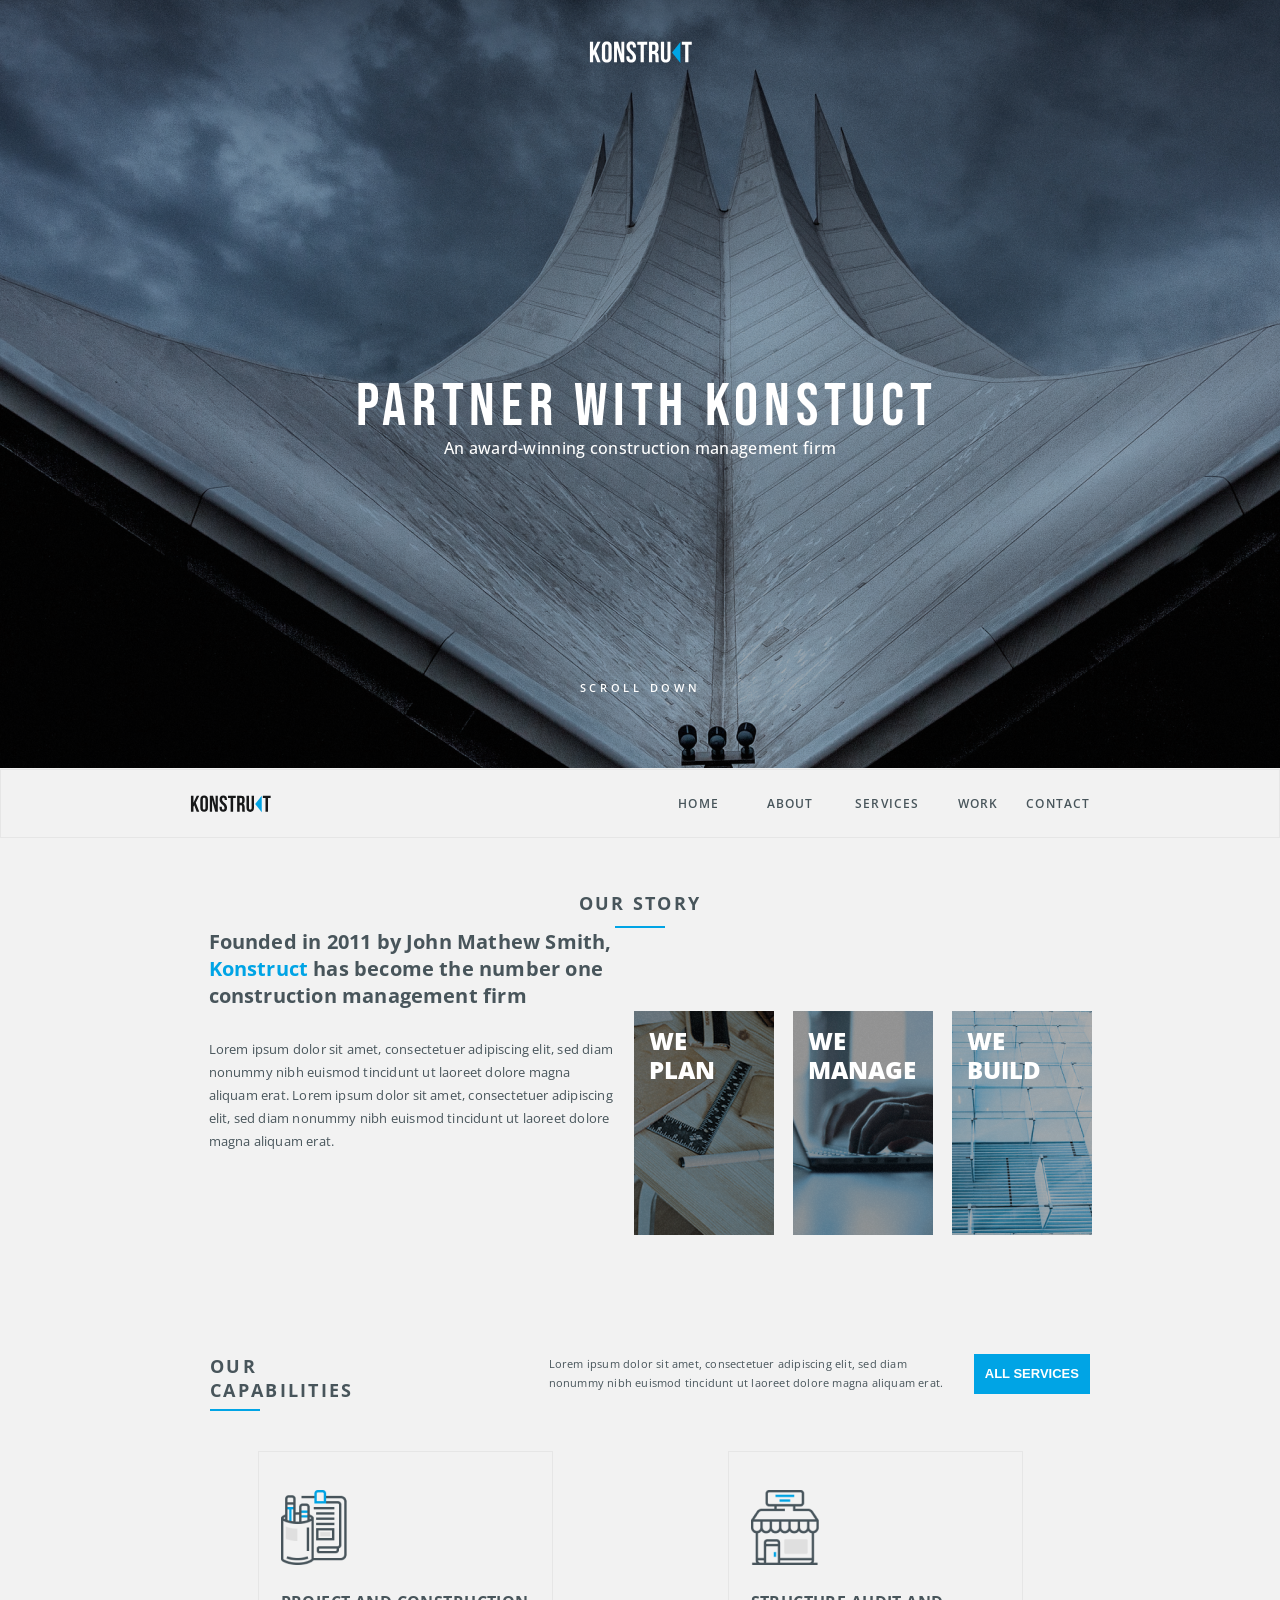
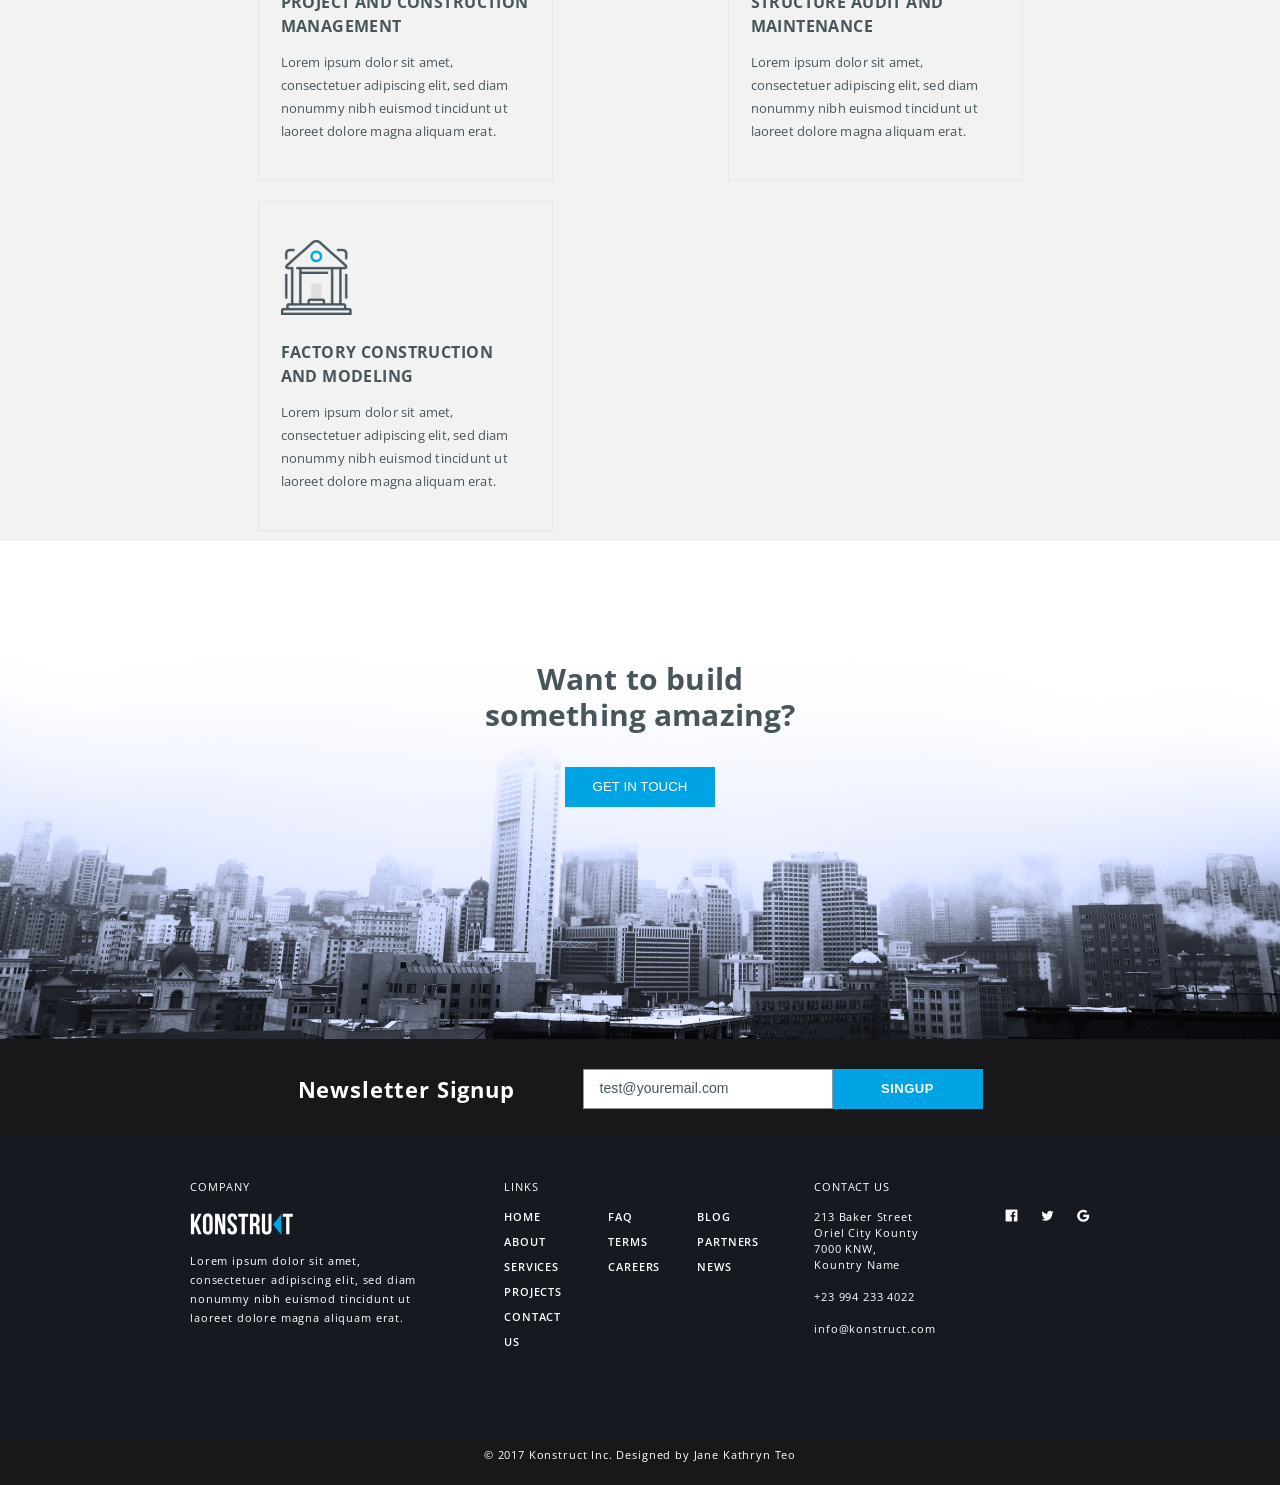
<file: pages/trainingWeb-Konstruct/index.html>
<!DOCTYPE html>
<html lang="en">
<head>
  <meta charset="UTF-8">
  <meta name="viewport" content="width=device-width, initial-scale=1.0">
  <link rel="preconnect" href="https://fonts.googleapis.com">
  <link rel="preconnect" href="https://fonts.gstatic.com" crossorigin>
  <link href="https://fonts.googleapis.com/css2?family=Bebas+Neue&family=Open+Sans:wght@400;600;700;800&display=swap" rel="stylesheet">
  <link rel="stylesheet" href="css/style.css">
  <title>Konstruct</title>
</head>
<body>

  <header class="header">
    <div class="container container-header">
      <img src="images/projeco-logo.svg" alt="" class="header__logo">
      <h1 class="header__h1">PARTNER WITH KONSTUCT</h1>
      <p class="header__p">An award-winning construction management firm</p>
      <p class="header__footer-text">SCROLL DOWN</p>
    </div>
  </header>

  <section class="navbar">
    <div class="container">
      <div class="navbar__flex">
        <div class="navbar__logo"><img src="images/projeco-logo-black.svg" alt=""></div>
        <nav>
        <ul class="navbar__menu">
          <li class="header__item"><a href="#">Home</a></li>
          <li class="header__item"><a href="#about">About</a></li>
          <li class="header__item"><a href="#services">Services</a></li>
          <li class="header__item"><a href="#projects">Work</a></li>
          <li class="header__item"><a href="#newsletter">Contact</a></li>
        </ul>
      </nav>
      </div>
    </div>
  </section>


  <section class="about" id="about">
    <div class="container">
      <h2 class="about__h2">OUR STORY</h2>
      <div class="about__line"></div>
      <div class="about__flex">
        <div class="about__text">
          <h3 class="about__h3">Founded in 2011 by John Mathew Smith, <span>Konstruct</span> has become the number one construction management firm</h3>
          <p class="about__p">Lorem ipsum dolor sit amet, consectetuer adipiscing elit, sed diam nonummy nibh euismod tincidunt ut laoreet dolore magna aliquam erat. Lorem ipsum dolor sit amet, consectetuer adipiscing elit, sed diam nonummy nibh euismod tincidunt ut laoreet dolore magna aliquam erat.</p>
        </div>
        <div class="about__items">
          <div class="about__item-1">
            <h1 class="about__h1">We Plan</h1>
          </div>
          <div class="about__item-2">
            <h1 class="about__h1">We Manage</h1>
          </div>
          <div class="about__item-3">
            <h1 class="about__h1">We <br>build</h1>
          </div>
        </div>
      </div>
    </div>
  </section>


  <section class="services" id="services">
    <div class="container">
      <div class="services__flex">
        <div class="services__logo-h3">
          <h3 class="services__h3">OUR CAPABILITIES</h3>
          <div class="services__line"></div>
        </div>
        <p class="services__p">Lorem ipsum dolor sit amet, consectetuer adipiscing elit, sed diam nonummy nibh euismod tincidunt ut laoreet dolore magna aliquam erat.</p>
        <button class="services__btn"><p>ALL SERVICES</p></button>
      </div>
      <div class="services__grid" id="projects">
        <div class="services__item">
          <div class="services__item-img"><img src="images/bitmap2-1.png" alt=""></div>
          <h2 class="services__item-h2">PROJECT AND CONSTRUCTION MANAGEMENT</h2>
          <p class="services__item-p">Lorem ipsum dolor sit amet, consectetuer adipiscing elit, sed diam nonummy nibh euismod tincidunt ut laoreet dolore magna aliquam erat.</p>
        </div>
        <div class="services__item">
          <div class="services__item-img"><img src="images/bitmap2-2.png" alt=""></div>
          <h2 class="services__item-h2">STRUCTURE AUDIT AND MAINTENANCE</h2>
          <p class="services__item-p">Lorem ipsum dolor sit amet, consectetuer adipiscing elit, sed diam nonummy nibh euismod tincidunt ut laoreet dolore magna aliquam erat.</p>
        </div>
        <div class="services__item">
          <div class="services__item-img"><img src="images/bitmap2-3.png" alt=""></div>
          <h2 class="services__item-h2">FACTORY CONSTRUCTION AND MODELING</h2>
          <p class="services__item-p">Lorem ipsum dolor sit amet, consectetuer adipiscing elit, sed diam nonummy nibh euismod tincidunt ut laoreet dolore magna aliquam erat.</p>
        </div>
      </div>
    </div>
  </section>


  <section class="get-in-touch">
    <div class="container">
      <h1 class="get-in-touch__h1">Want to build something amazing?</h1>
      <button class="get-in-touch__button">
        <p>GET IN TOUCH</p>
      </button>
    </div>
  </section>


  <section class="newsletter" id="newsletter">
    <div class="container">
      <div class="newsletter__flex">
        <h1 class="newsletter__h1">Newsletter Signup</h1>
        <div class="newsletter__grid">
          <form action="" class="newsletter__form">
            <input type="text" name="" id="" placeholder="test@youremail.com" class="newsletter__input">
          </form>
          <button class="newsletter__button"><p>SINGUP</p></button>
        </div>
      </div>
    </div>
  </section>


  <footer class="footer">
    <div class="container">
      <div class="footer__title-flex">
        <div class="footer__title-item-1">
          <h5 class="footer__item-1__h5">COMPANY</h5>
          <div class="footer__item-1__logo"><img src="images/projeco-logo.svg" alt=""></div>
          <p class="footer__item-1__p">Lorem ipsum dolor sit amet, consectetuer adipiscing elit, sed diam nonummy nibh euismod tincidunt ut laoreet dolore magna aliquam erat.</p>
        </div>
        <div class="footer__title-item-2">
          <h5 class="footer__item-2__h5">LINKS</h5>
          <div class="footer__item-2__blocks">
            <nav>
              <ul class="footer__item-2__block-1">
                <li class="footer__item-2__block-item"><a href="#">HOME</a></li>
                <li class="footer__item-2__block-item"><a href="#about">ABOUT</a></li>
                <li class="footer__item-2__block-item"><a href="#services">SERVICES</a></li>
                <li class="footer__item-2__block-item"><a href="#projects">PROJECTS</a></li>
                <li class="footer__item-2__block-item"><a href="#newsletter">CONTACT US</a></li>
              </ul>
            </nav>
            <ul class="footer__item-2__block-2">
              <li class="footer__item-2__block-item">FAQ</li>
              <li class="footer__item-2__block-item">TERMS</li>
              <li class="footer__item-2__block-item">CAREERS</li>
            </ul>
            <ul class="footer__item-2__block-3">
              <li class="footer__item-2__block-item">BLOG</li>
              <li class="footer__item-2__block-item">PARTNERS</li>
              <li class="footer__item-2__block-item">NEWS</li>
            </ul>
          </div>
        </div>
        <div class="footer__title-item-3">
          <p class="footer__item-3__p_name">CONTACT US</p>
          <p class="footer__item-3__p_andress">213 Baker Street <br>Oriel City Kounty <br>7000 KNW,<br>Kountry Name </p>
          <p class="footer__item-3__p_number"><br>+23 994 233 4022</p>
          <p class="footer__item-3__p_email"><br>info@konstruct.com</p>
        </div>
        <div class="footer__title-item-4">
          <div class="footer__item-4__icons">
            <img src="images/icon.png" alt="" class="footer__item-4__icon">
            <img src="images/icon2.png" alt="" class="footer__item-4__icon">
            <img src="images/icon3.png" alt="" class="footer__item-4__icon">
          </div>
        </div>
      </div>
    </div>
  </footer>

  <section class="footer__f">
    <p class="footer__f__p">© 2017 Konstruct Inc. Designed by Jane Kathryn Teo</p>
  </section>

</body>
</html>
</file>
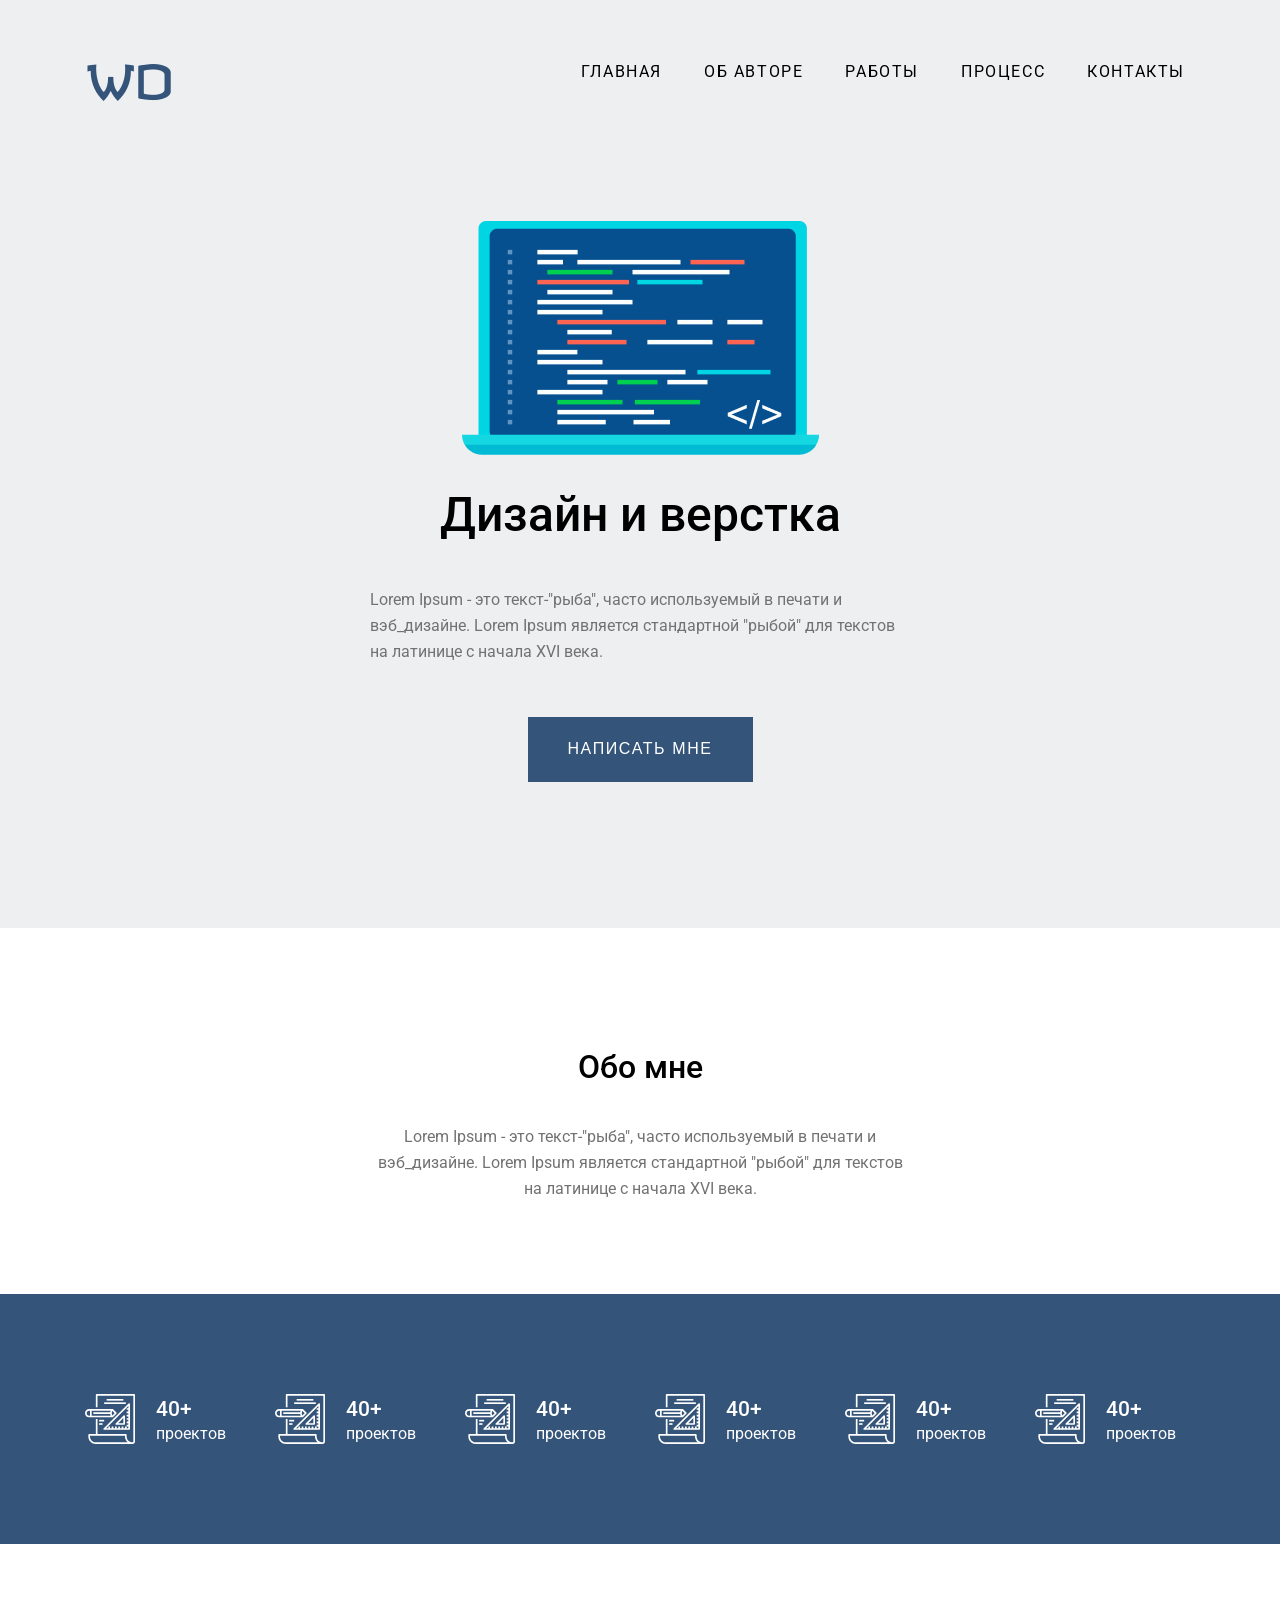
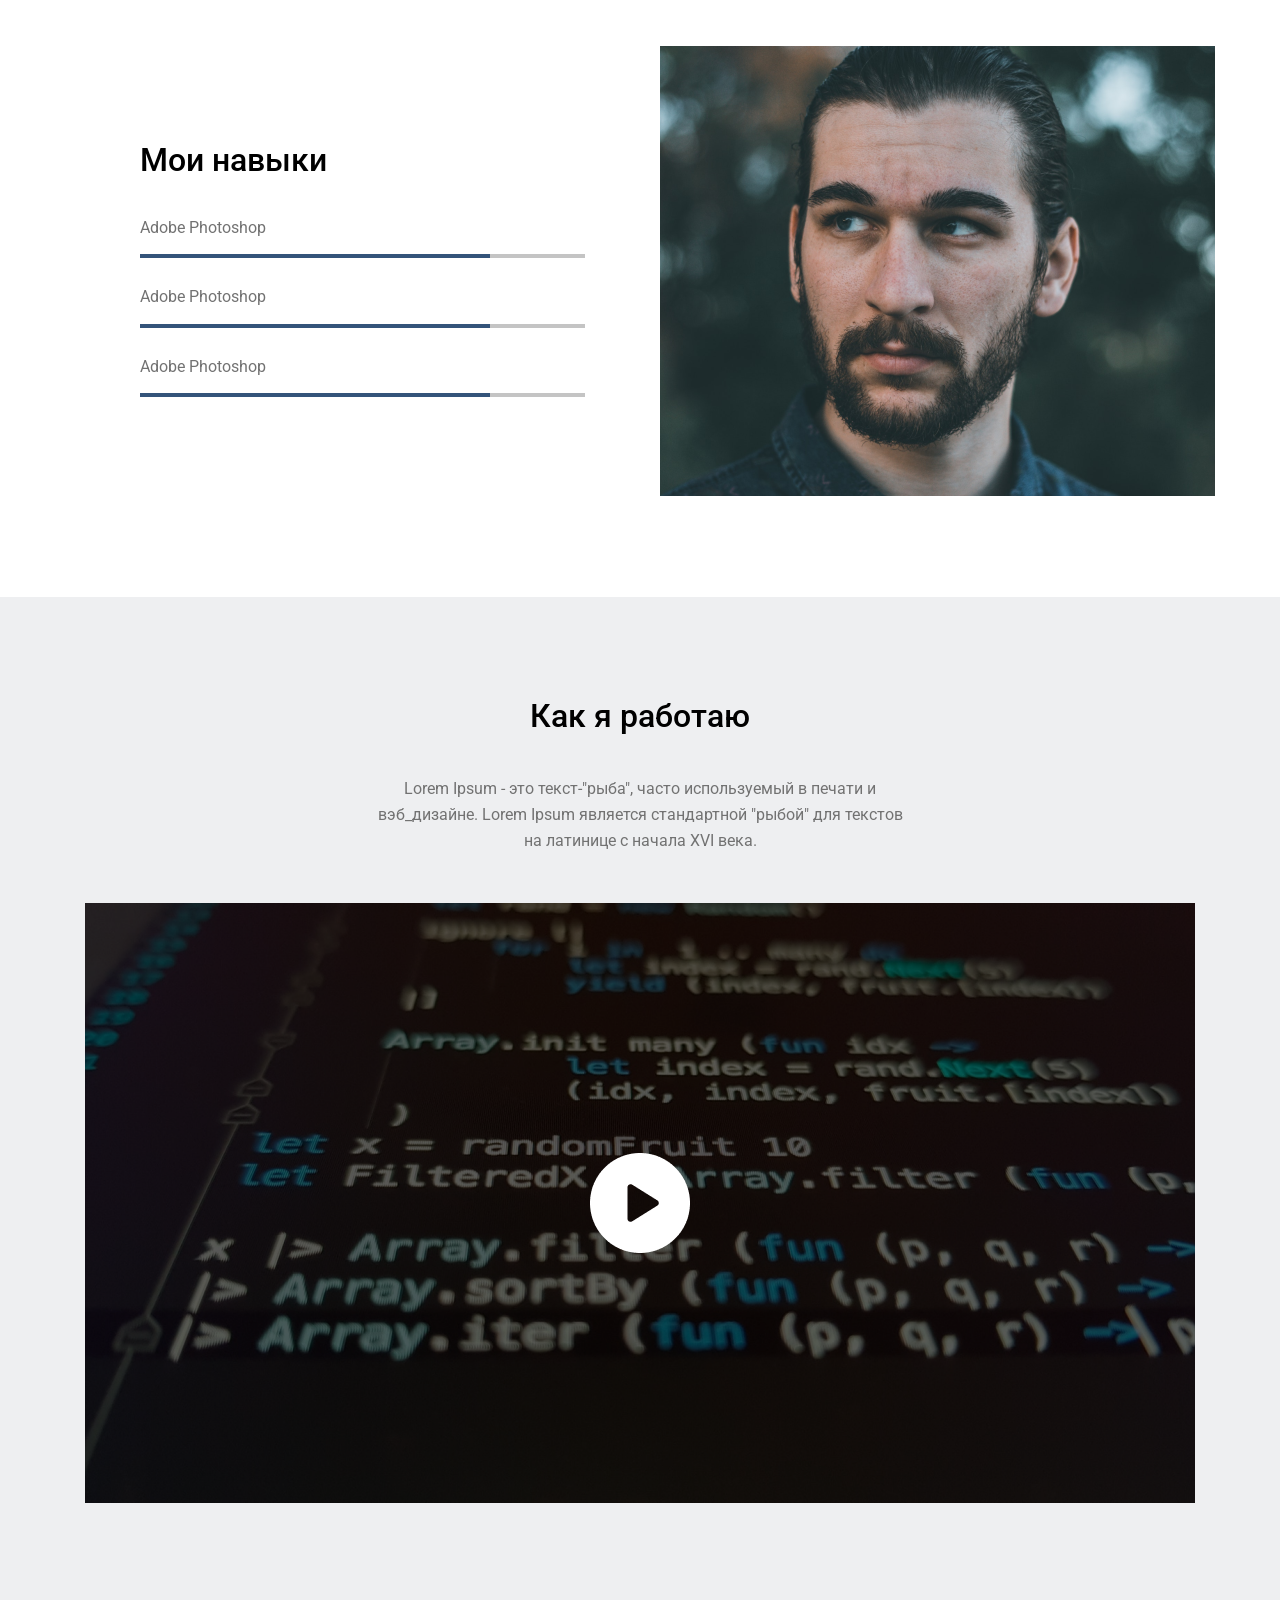
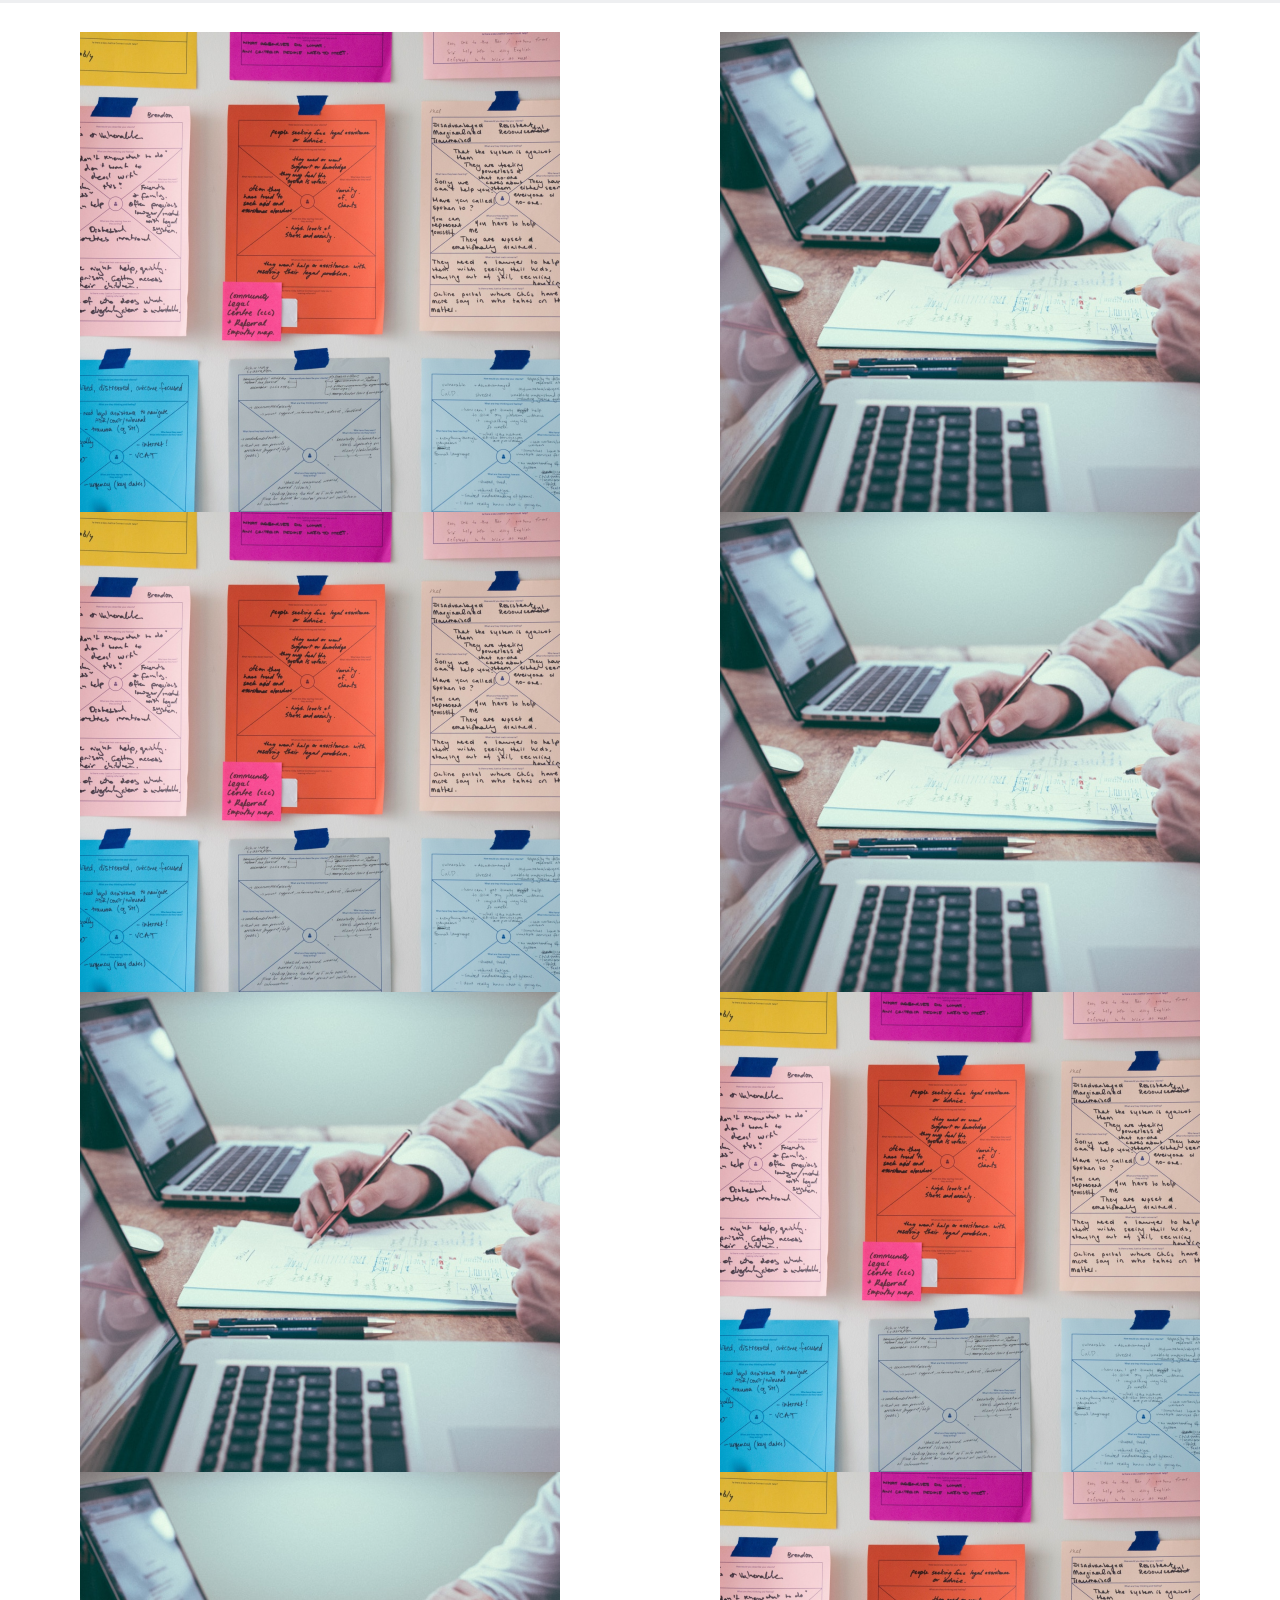
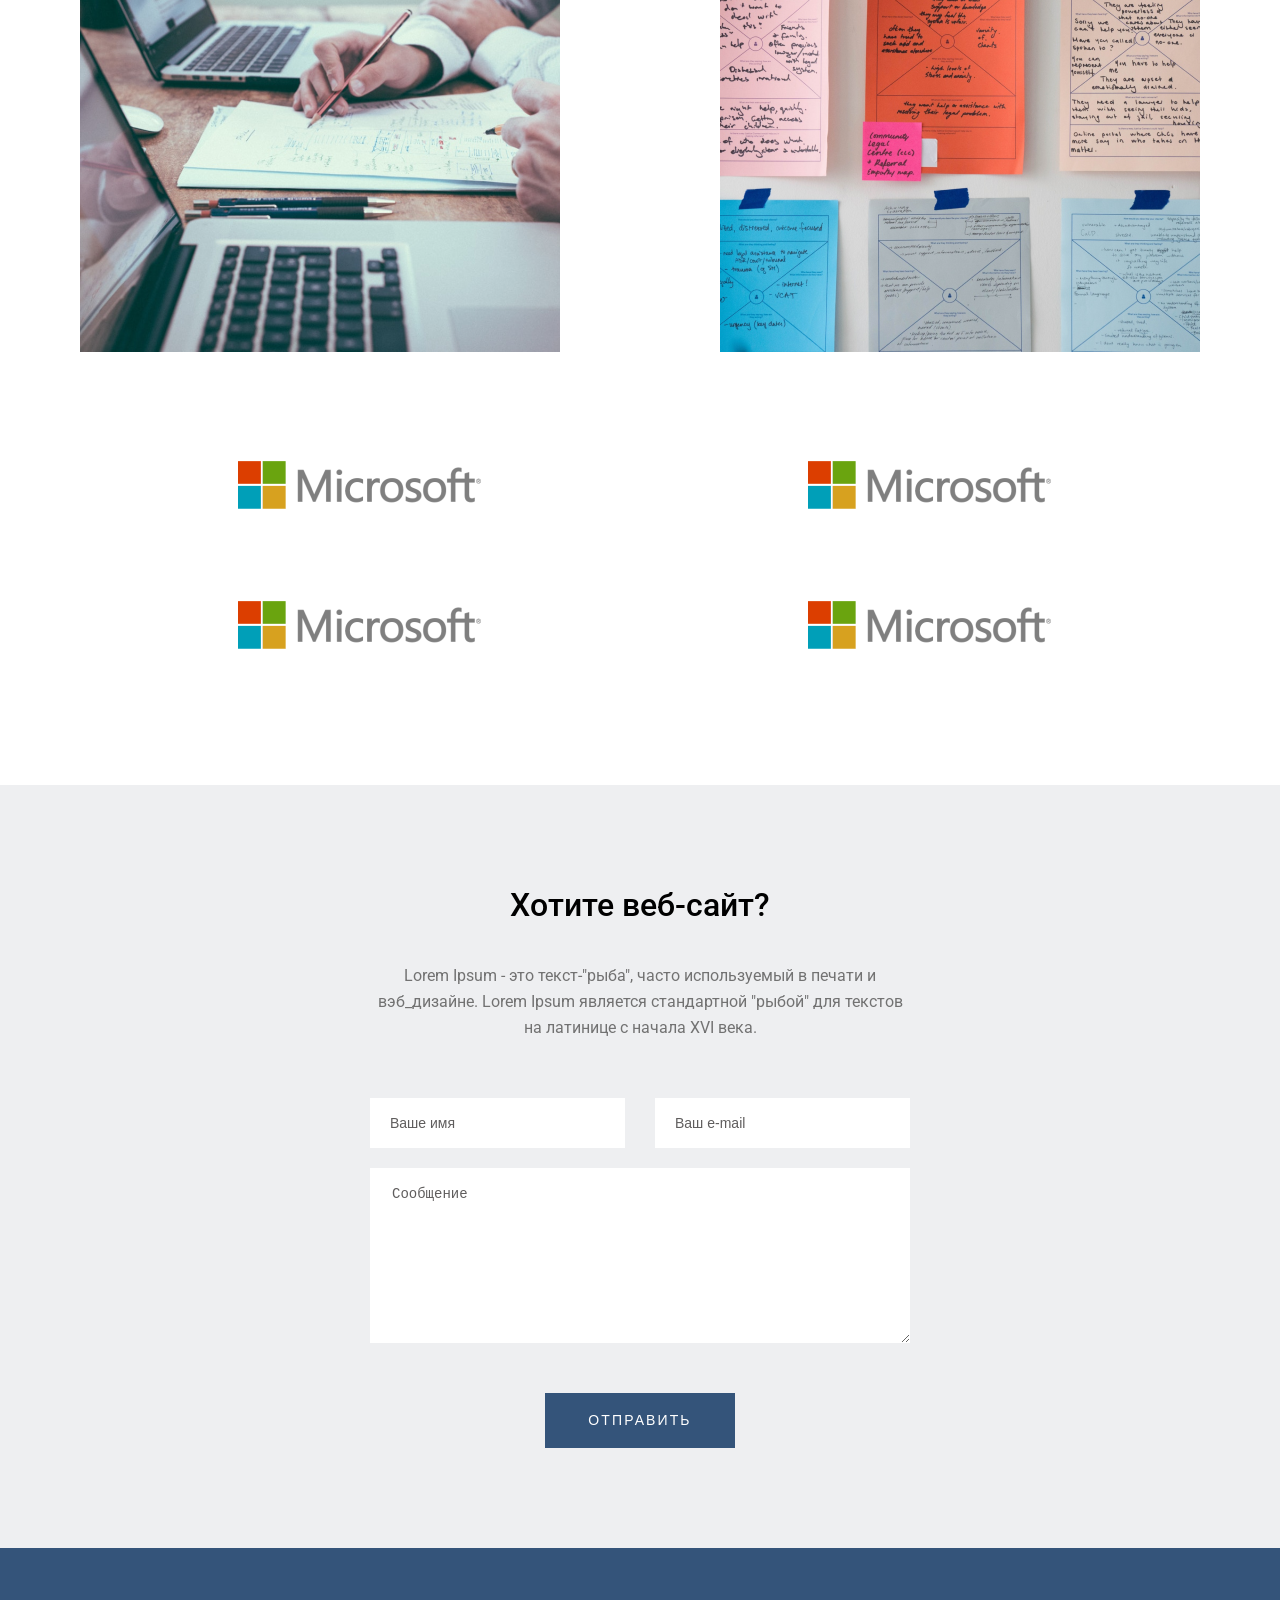
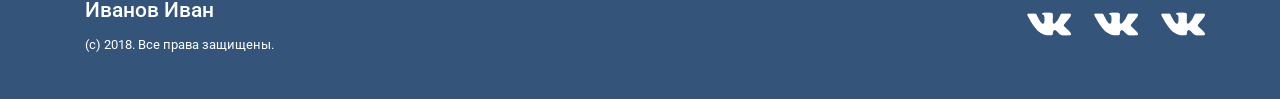
<file: pages/tranningWeb--portfolio/index.html>
<!DOCTYPE html>
<html lang="en">
<head>
  <meta charset="UTF-8">
  <meta name="viewport" content="width=device-width, initial-scale=1.0">
  <title>Test-site</title>
  <link rel="preconnect" href="https://fonts.googleapis.com">
  <!-- <link type="text/css" rel="stylesheet" href="css/materialize.css"  media="screen,projection"/> -->
  <link rel="preconnect" href="https://fonts.gstatic.com" crossorigin>
  <link href="https://fonts.googleapis.com/css2?family=Revalia&family=Roboto:wght@400;500&display=swap" rel="stylesheet">
  <link rel="stylesheet" href="css/style.css">
</head>
<body>
  
  <div class="first-screen">

    <header class="header">
      <div class="header__title container-data">
        <div class="header__logo"><p>WD</p></div>
        <ul class="header__menu-title">
          <li class="header__menu-item">Главная</li>
          <li class="header__menu-item">Об Авторе</li>
          <li class="header__menu-item">Работы</li>
          <li class="header__menu-item">Процесс</li>
          <li class="header__menu-item">Контакты</li>
        </ul>
      </div>
    </header>

    <div class="first-screen__frame-title">
      <div class="container-data">
        <div class="first-screen__frame-items">
          <div class="first-screen_img-content">
              <div class="first-screen_img"><img src="img/Frame.png" alt=""></div>
          </div>
          <div class="first-screen_text-content">
            <h1 class="first-screen__h1">Дизайн и верстка</h1>
            <p class="first-screen__p">Lorem Ipsum - это текст-"рыба", часто используемый в печати и вэб_дизайне. Lorem Ipsum является стандартной "рыбой" для текстов на латинице с начала XVI века.</p>
            <button class="first-screen__button">
              <p>НАПИСАТЬ МНЕ</p>
            </button>
          </div>
        </div>
      </div>
    </div>


  </div>


  <section class="about-me">
    <div class="container-data">
        <h2 class="about__h2">Обо мне</h2>
        <p class="about__p">Lorem Ipsum - это текст-"рыба", часто используемый в печати и вэб_дизайне. Lorem Ipsum является стандартной "рыбой" для текстов на латинице с начала XVI века.</p>
    </div>
  </section>  


  <section class="numbers">
    <div class="container-data">
      <div class="numbers__flex-items">
        <div class="numbers__item">
          <img src="img/project.svg" alt="" class="number__img">
          <div class="number__text">
            <h4 class="number__h4">40+</h4>
            <p class="number__p">проектов</p>
          </div>
        </div>
        <div class="numbers__item">
          <img src="img/project.svg" alt="" class="number__img">
          <div class="number__text">
            <h4 class="number__h4">40+</h4>
            <p class="number__p">проектов</p>
          </div>
        </div>
        <div class="numbers__item">
          <img src="img/project.svg" alt="" class="number__img">
          <div class="number__text">
            <h4 class="number__h4">40+</h4>
            <p class="number__p">проектов</p>
          </div>
        </div>
        <div class="numbers__item">
          <img src="img/project.svg" alt="" class="number__img">
          <div class="number__text">
            <h4 class="number__h4">40+</h4>
            <p class="number__p">проектов</p>
          </div>
        </div>
        <div class="numbers__item">
          <img src="img/project.svg" alt="" class="number__img">
          <div class="number__text">
            <h4 class="number__h4">40+</h4>
            <p class="number__p">проектов</p>
          </div>
        </div>
        <div class="numbers__item">
          <img src="img/project.svg" alt="" class="number__img">
          <div class="number__text">
            <h4 class="number__h4">40+</h4>
            <p class="number__p">проектов</p>
          </div>
        </div>
      </div>
    </div>
  </section>


  <section class="skills">
    <div class="container-data">
      <div class="skills__title">
        <div class="skills__graf">
          <h2 class="skills__h2">Мои навыки</h2>
          <ul class="skills__items">
            <li class="skill__item">
              <p>Adobe Photoshop</p>
              <div class="skills__progressbar">
                <div class="skills__progressbar_blue"></div>
              </div>
            </li>
            <li class="skill__item">
              <p>Adobe Photoshop</p>
              <div class="skills__progressbar">
                <div class="skills__progressbar_blue"></div>
              </div>
            </li>
            <li class="skill__item">
              <p>Adobe Photoshop</p>
              <div class="skills__progressbar">
                <div class="skills__progressbar_blue"></div>
              </div>
            </li>
          </ul>
        </div>
        <div class="skills__img"><img src="img/rectangle-3.png" alt=""></div>
      </div>
    </div>
  </section>


  <section class="video">
    <div class="container-data">
      <div class="video__items">
        <h2 class="video__h2">Как я работаю</h2>
        <p class="video__p">Lorem Ipsum - это текст-"рыба", часто используемый в печати и вэб_дизайне. Lorem Ipsum является стандартной "рыбой" для текстов на латинице с начала XVI века.</p>
        <a href="https://www.youtube.com/watch?v=dQw4w9WgXcQ" class="video__v">
          <img src="img/rectangle-5.png" alt="">
        </a>
      </div>
      <div class="video__gray-line"></div>
    </div>
  </section>


  <section class="project">
    <div class="project__img">
      <img class="materialboxed" src="img/rectangle-7.png" alt="">
    </div>
    <div class="project__img">
      <img class="materialboxed" src="img/rectangle-77.png" alt="">
    </div>
    <div class="project__img">
      <img class="materialboxed" src="img/rectangle-7.png" alt="">
    </div>
    <div class="project__img">
      <img class="materialboxed" src="img/rectangle-77.png" alt="">
    </div>
    <div class="project__img">
      <img class="materialboxed" src="img/rectangle-77.png" alt="">
    </div>
    <div class="project__img">
      <img class="materialboxed" src="img/rectangle-7.png" alt="">
    </div>
    <div class="project__img">
      <img class="materialboxed" src="img/rectangle-77.png" alt="">
    </div>
    <div class="project__img">
      <img class="materialboxed" src="img/rectangle-7.png" alt="">
    </div>
  </section>


  <section class="clients">
    <div class="container-data">
      <div class="clients__grid">
          <img src="img/rectangle-9.png" alt="">
          <img src="img/rectangle-9.png" alt="">
          <img src="img/rectangle-9.png" alt="">
          <img src="img/rectangle-9.png" alt="">
      </div>
    </div>
  </section>


  <section class="form">
    <div class="container-form">
      <h2 class="form__h2">Хотите веб-сайт?</h2>
      <p class="form__p">Lorem Ipsum - это текст-"рыба", часто используемый в печати и вэб_дизайне. Lorem Ipsum является стандартной "рыбой" для текстов на латинице с начала XVI века.</p>
      <form action="" class="form__f">
        <div class="form__inputs">
          <input type="text" name="" id="form__name" placeholder="Ваше имя">
          <input type="text" name="" id="form__email" placeholder="Ваш e-mail">
        </div>
        <textarea type="text" name="" id="form__text" placeholder="Сообщение" rows="3" cols="4"></textarea>
      </form>
      <button class="form__button"><p>ОТПРАВИТЬ</p></button>
      <div class="form__gray-line"></div>
    </div>
  </section>


  <footer class="footer">
    <div class="container-data">
      <div class="footer__flex">
        <div class="footer__name">
          <h3 class="footer__h3">Иванов Иван</h3>
          <p class="footer__p">(с) 2018. Все права защищены.</p>
        </div>
        <div class="footer__logo">
          <img src="img/vk-social-network-logo.png" alt="">
          <img src="img/vk-social-network-logo.png" alt="">
          <img src="img/vk-social-network-logo.png" alt="">
        </div>
      </div>
    </div>
  </footer>

  <script type="text/javascript" src="js/materialize.min.js"></script>
  <script src="js/main.js"></script>
</body>
</html>
</file>
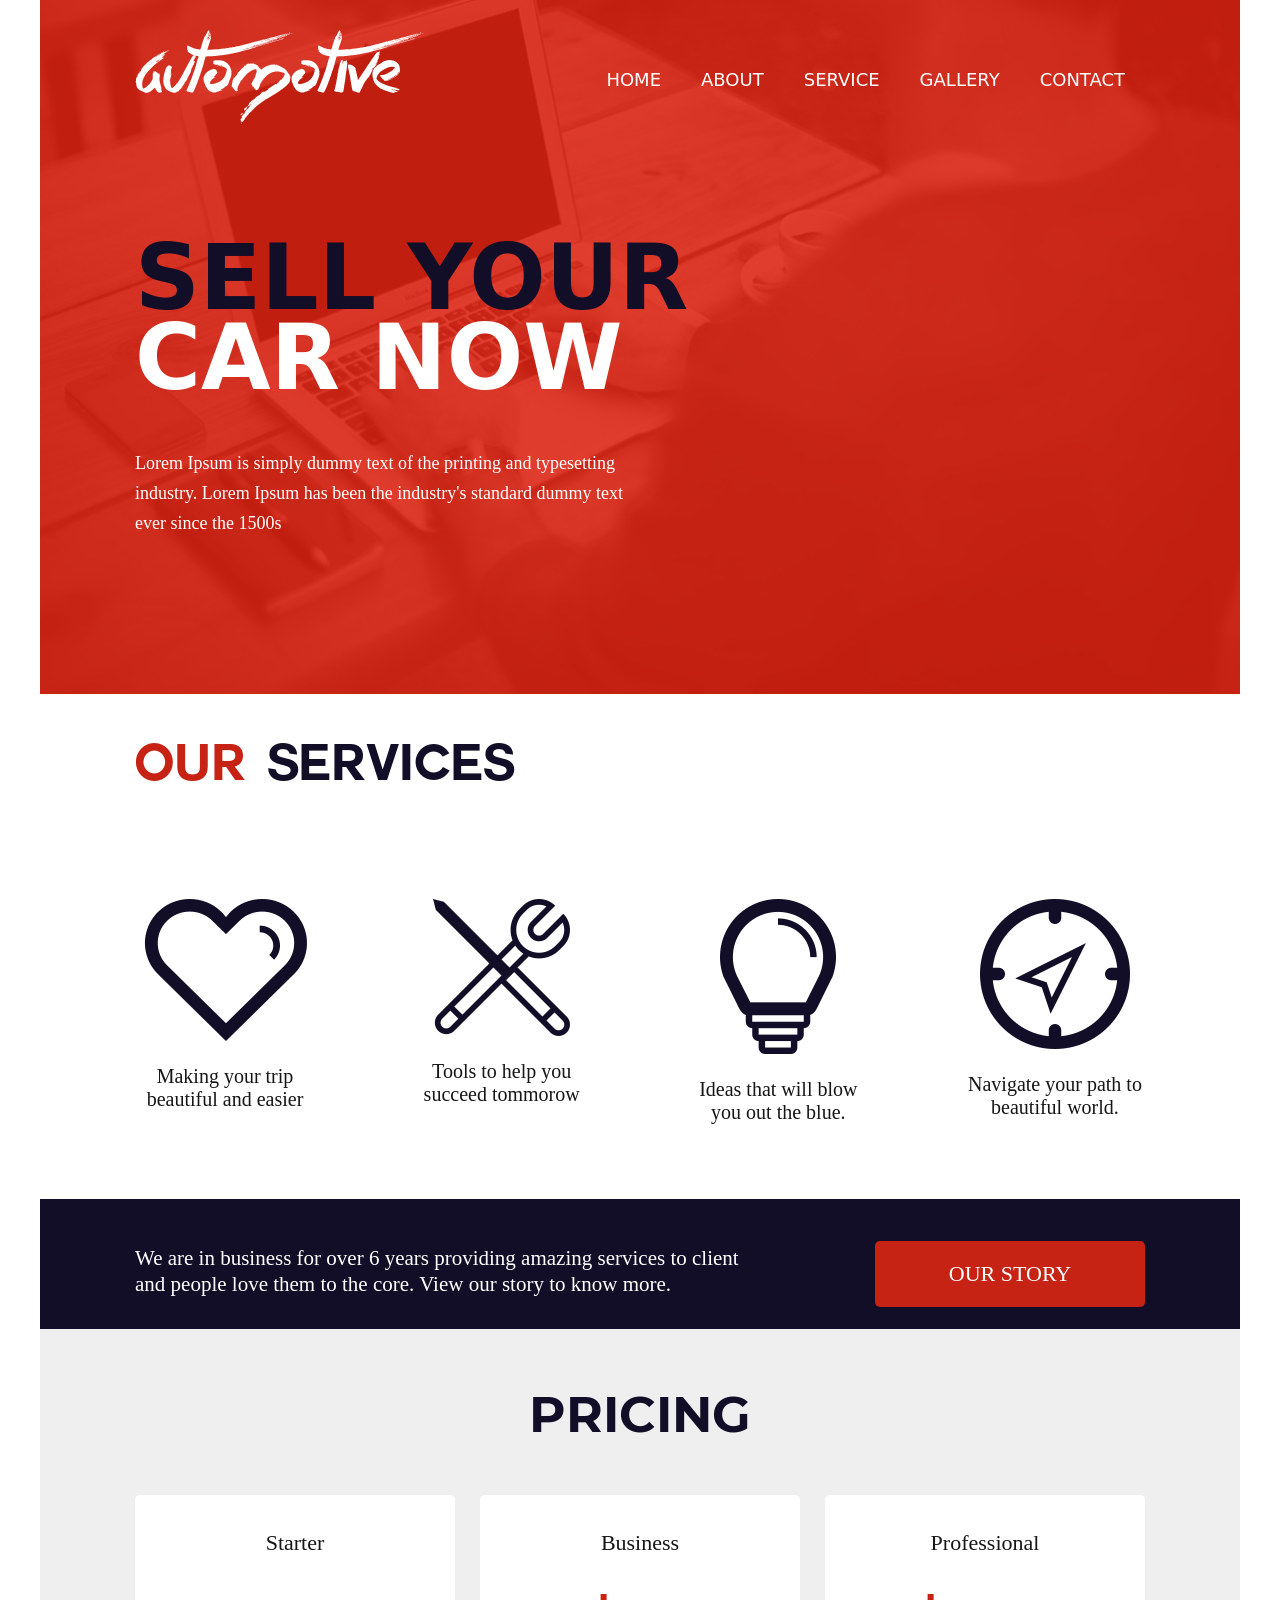
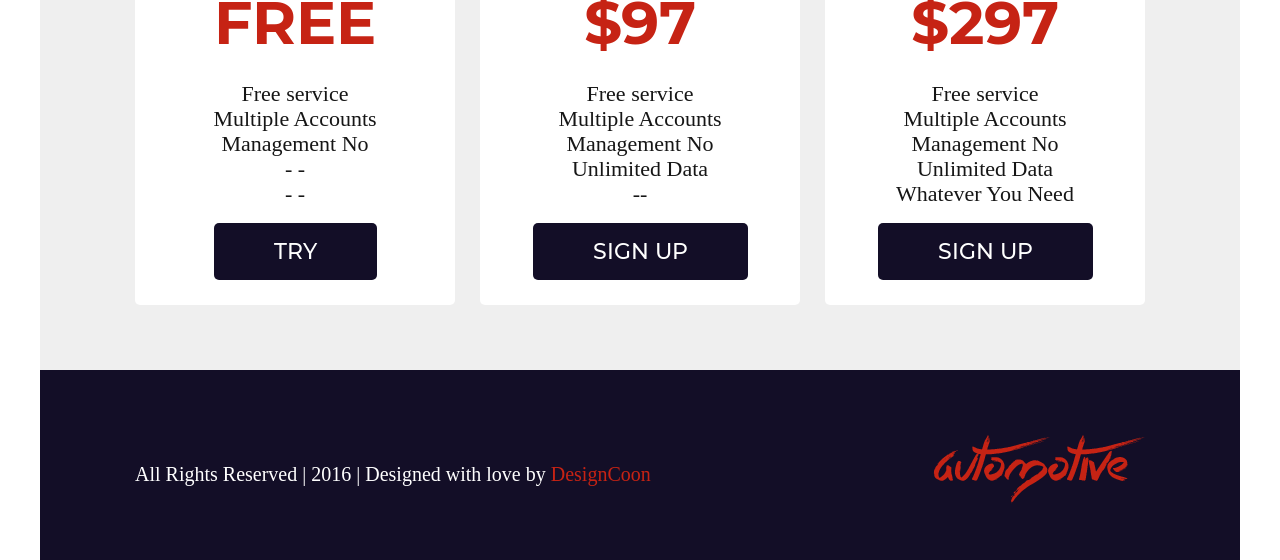
<file: pages/Web_Practical/index.html>
<!DOCTYPE html>
<html lang="en">
<head>
  <meta charset="UTF-8">
  <meta name="viewport" content="width=device-width, initial-scale=1.0">
  <title>Заключительный</title>
  <link rel="stylesheet" href="css/font-awesome.min.css">
  <link rel="stylesheet" href="css/header_main.css">
  <link rel="stylesheet" href="css/services_story.css">
  <link rel="stylesheet" href="css/pricing_downbar.css">
</head>
<body>
<div class="container">


    <div class="container__header">
      <div class="header">
        <div class="statusbar__header">
          <div class="logo__header"><img src="img/Logo.png" alt=""></div>
          <div class="bar__header">
            <ul class="ul__header">
              <li><a href="#">Home</a></li>
              <li><a href="#">About</a></li>
              <li><a href="#">Service</a></li>
              <li><a href="#">Gallery</a></li>
              <li><a href="#">Contact</a></li>
            </ul>
          </div>
        </div>
        <h1 class="h1__header_1">Sell Your</h1>
        <h1 class="h1__header_2">Car Now</h1>
        <p class="text__header">Lorem Ipsum is simply dummy text of the printing and typesetting industry. Lorem Ipsum has been the industry's standard dummy text ever since the 1500s</p>
      </div>
    </div>



    <div class="container__service">
      <div class="service">
        <div class="title__service">
          <p class="p_service_red">OUR</p>
          <p class="p_service_blue">SERVICES</p>
        </div>
        <div class="cards__service">
          <div class="item__service">
            <div class="logo__service"><img src="img/Shape 108.png" alt=""></div>
            <div class="text__service"><p>Making your trip beautiful and easier</p></div>
          </div>
          <div class="item__service">
            <div class="logo__service"><img src="img/Shape 127.png" alt=""></div>
            <div class="text__service"><p>Tools to help you succeed tommorow</p></div>
          </div>
          <div class="item__service">
            <div class="logo__service"><img src="img/Shape 106.png" alt=""></div>
            <p class="text__service">Ideas that will blow you out the blue.</p>
          </div>
          <div class="item__service">
            <div class="logo__service"><img src="img/Shape 97.png" alt=""></div>
            <p class="text__service">Navigate your path to beautiful world.</p>
          </div>
        </div>
      </div>
    </div>
    
    <div class="container_story">
      <div class="story">
        <div class="text__story"><p>We are in business for over 6 years providing amazing services to client and people love them to the core. View our story to know more.</p></div>
        <div class="botton__story"><a href="#" class="botton__story_a">OUR STORY</a></div>
      </div>
    </div>



    <div class="container_pricing">
      <div class="pricing">
        <h2 class="title__pricing">PRICING</h2>
        <div class="cards__pricing">
          <div class="item__pricing">
            <div class="title_item_pricing">Starter</div>
            <div class="price_item_pricing">FREE</div>
            <ul class="table_item_pricing">
              <li>Free service</li>
              <li>Multiple Accounts</li>
              <li>Management No</li>
              <li>- -</li>
              <li>- -</li>
            </ul>
            <div ><a href="#" class="botton_item_pricing">TRY</a></div>
          </div>
          <div class="item__pricing">
            <div class="title_item_pricing">Business</div>
            <div class="price_item_pricing">$97</div>
            <ul class="table_item_pricing">
              <li>Free service</li>
              <li>Multiple Accounts</li>
              <li>Management No</li>
              <li>Unlimited Data</li>
              <li>--</li>
            </ul>
            <div ><a href="#" class="botton_item_pricing">SIGN UP</a></div>
          </div>
          <div class="item__pricing">
            <div class="title_item_pricing">Professional</div>
            <div class="price_item_pricing">$297</div>
            <ul class="table_item_pricing">
              <li>Free service</li>
              <li>Multiple Accounts</li>
              <li>Management No</li>
              <li>Unlimited Data</li>
              <li>Whatever You Need</li>
            </ul>
            <div><a href="#" class="botton_item_pricing">SIGN UP</a></div>
          </div>
        </div>
      </div>
    </div>


    <div class="container__downbar">
      <div class="downbar">
        <div class="text__downbar">
          <p>All Rights Reserved |  2016  |  Designed with love by </p><a href="#">DesignCoon</a>
        </div>
        <div class="img__downbar">
          <img src="img/Logo copy.png" alt="">
        </div>
      </div>
    </div>
    

</div>
</body>
</html>
</file>
<file: pages/trainingWeb-Konstruct/css/style.css>
html {
  box-sizing: border-box;
  background: rgb(0,164,229);
  background: radial-gradient(circle, rgba(0,164,229,1) 20%, rgba(72,85,91,1) 90%);
}
:root {
  --accent-color: #00A4E5;
  --gray-color: #48555B;
  --black-color: #171819;
}
img {
  display: block;
  max-width: 100%;
}
/* .container-data {
  max-width: 1150px;
  margin: 0 auto;
} */
*::after, *::before, * {
  box-sizing: inherit;
}
.container {
  margin: 0 auto;
  max-width: 940px;
}
h1, h2, h3, h4, h5, h6, p, ul, input {
  padding: 0;
  margin: 0;
  list-style: none;
  font-weight: 400;
}
a {
  text-decoration: none;
  color: inherit;
}
/* font-family: 'Bebas Neue', sans-serif;
font-family: 'Open Sans', sans-serif; */
body {
  background-color: #F2F2F2;
  margin: 0 auto;
  font-family: 'Open Sans', sans-serif;
  font-weight: 400;
  /* max-width: 1440px; */
  min-width: 320px;
}
.header {
  background-image: url(../images/bg.png);
  background-repeat: round;
}
.header__logo {
  margin: 0 auto;
  padding-top:41px;
}
.header__h1 {
  line-height: 60px;
  color: #FFF;
  text-align: center;
  font-family: 'Bebas Neue', sans-serif;
  font-size: 60px;
  letter-spacing: 5.709px;
  margin-top: 313px;
  margin-left: 13px;
}
.header__p {
  color: #FFF;
  text-align: center;
  font-size: 16px;
  font-weight: 500;
  letter-spacing: 0.3px;
  padding-bottom: 221px;
}
.header__footer-text {
  color: #FFF;
  text-align: center;
  font-size: 11px;
  font-weight: 600;
  letter-spacing: 3.7px;
  padding-bottom: 73.5px;
}




.navbar {
  border: 1px solid #E6E6E6;
}
.navbar__flex {
  display: flex;
  justify-content: space-between;
  padding-top: 25px;
  padding-bottom: 24px;
}
.navbar__menu {
  display: flex;

}
.header__item {
  list-style: none;
  color: #48555B;
  text-align: center;
  font-size: 12px;
  font-weight: 600;
  text-transform: uppercase;
  letter-spacing: 1.091px;
  margin-right: 48px;
}
.header__item:hover {
  color: var(--accent-color);
  font-weight: 700;
}
.header__item:nth-child(4) {
  margin-right: 28px;
}
.header__item:nth-child(3) {
  margin-right: 39px;
}
.header__item:nth-child(2) {
  margin-right: 42px;
}
.header__item:last-child {
  margin-right: 0;
}





.about__h2 {
  color: var(--gray-color);
  text-align: center;
  padding-top: 53px;
  padding-bottom: 11px;
  text-transform: uppercase;
  font-size: 18px;
  font-weight: 700;
  letter-spacing: 2.306px;
}
.about__line {
  width: 50px;
  height: 2px;
  background-color: var(--accent-color);
  margin: 0 auto;
}
.about__flex {
  display: flex;
}
.about__text {
  padding-top: 52px;
  padding-right: 76px;
}
.about__h3 {
  color: var(--gray-color);
  font-size: 20px;
  font-weight: 700;
  letter-spacing: 0.188px;
  max-width: 405px;
  padding-bottom: 29px;
}
.about__h3 span {
  color: var(--accent-color);
  letter-spacing: 0.17px;
}
.about__p {
  max-width: 405px;
  color: var(--gray-color);
  font-size: 13px;
  font-weight: 400;
  line-height: 23px; /* 176.923% */
  letter-spacing: 0.188px;
}
.about__items {
  padding-top: 83px;
  text-transform: uppercase;
  padding-bottom: 119px;
  display: grid;
  gap: 19px;
  grid-template-columns: repeat(3, 1fr);
}
.about__item-1, .about__item-2, .about__item-3 {
  max-width: 140px;
  height: 224px;
}
.about__item-1 {
  background-image: url(../images/bitmap1.png);
}
.about__item-2 {
  background-image: url(../images/bitmap2.png);
}
.about__item-3 {
  background-image: url(../images/bitmap3.png);
}
.about__h1 {
  /* padding-top: 15px; */
  padding: 15px 15px 0;
  color: #FFF;
  font-size: 24px;
  font-weight: 800;
  line-height: 29px; /* 120.833% */
  letter-spacing: 0.188px;
}




.services__flex {
  display: flex;
  justify-content: space-between;
}
.services__h3 {
  max-height: 25px;
  color: var(--gray-color);
  font-size: 18px;
  font-weight: 700;
  letter-spacing: 2.306px;
  margin-bottom: 10px;
  margin-right: 155px;
}
.services__line {
  width: 50px;
  height: 2px;
  background-color: var(--accent-color);
  margin-bottom: 80px;
}
.services__p {
  color: var(--gray-color);
  font-size: 11px;
  line-height: 19px; /* 172.727% */
  letter-spacing: 0.2px;
  max-width: 405px;
}
.services__btn {
  width: 150px;
  height: 40px;
  background-color: var(--accent-color);
  border: none;
}
.services__btn p {
  color: #FFF;
  font-size: 13px;
  font-weight: 700;
}
.services__grid {
  display: grid;
  gap: 28px;
  grid-template-columns: repeat(3, 1fr);
}
.services__item {
  width: 295px;
  height: 330px;
  border: 1px solid #E6E6E6;
  margin-bottom: 115px;
}
.services__item-img {
  padding-left: 22px;
  padding-top: 38px;
  padding-bottom: 25px;
}
.services__item-h2 {
  padding-left: 22px;
  color: var(--gray-color);
  font-size: 16px;
  font-weight: 700;
  line-height: 24px; /* 150% */
  letter-spacing: 0.427px;
  padding-bottom: 13px;
  max-width: 271px;
}
.services__item-p {
  padding-left: 22px;
  color: var(--gray-color);
  font-size: 13px;
  line-height: 23px; /* 176.923% */
  letter-spacing: 0.188px;
  max-width: 256px;
}





.get-in-touch {
  background-image: url(../images/bg2.png);
  background-repeat: round;
  height: 498px;
}
.get-in-touch .container {
}
.get-in-touch__h1 {
  padding-top: 120px;
  padding-bottom: 34px;
  margin: 0 auto;
  max-width: 350px;
  color: var(--gray-color);
  text-align: center;
  font-size: 30px;
  font-weight: 700;
  line-height: 36px; /* 120% */
  letter-spacing: 0.15px;
}
.get-in-touch__button {
  display: block;
  margin: 0 auto;
  width: 150px;
  height: 40px;
  background-color: var(--accent-color);
  color: #FFF;
  border: none;
}
.get-in-touch__h1 p {
  color: #FFF;
  text-align: center;
  font-size: 13px;
  font-weight: 700;
  letter-spacing: 0.5px;
}


.newsletter {
  background-color: var(--black-color);
}
.newsletter .container {
  max-width: 685px;
}
.newsletter__flex {
  display: flex;
  justify-content: space-between;
}
.newsletter__h1 {
  padding-top: 35px;
  color: #FFF;
  text-align: center;
  font-size: 22px;
  font-style: normal;
  font-weight: 700;
  line-height: normal;
  letter-spacing: 0.846px;
}
.newsletter__grid {
  padding-top: 30px;
  display: flex;
  padding-bottom: 29px;
}
.newsletter__form {

}
.newsletter__input {
  width: 250px;
  height: 40px;
  border: 1px solid #979797;
  background: #FFF;
}
.newsletter__button {
  width: 150px;
  height: 40px;
  background-color: var(--accent-color);
  color: #FFF;
  border: none;
}
.newsletter__button p {
  color: #FFF;
  text-align: center;
  font-size: 13px;
  font-weight: 700;
  letter-spacing: 0.5px;
  
}
.newsletter__input::placeholder {
  color: var(--gray-color);
  font-size: 14px;
  padding-left: 16px;
  padding-top: 11px;
  letter-spacing: 0.07px;
}



.footer {
  background-color: #141A20;
}
.footer__title-flex {
  display: flex;
  padding-top: 41px;
  padding-bottom: 50px;
}
.footer__title-item-1 {
  width: 250px;
  height: 148px;
  margin-right: 71px;
}
.footer__item-1__h5 {
  color: #FFF;
  font-size: 11px;
  font-weight: 400;
  letter-spacing: 0.846px;
  padding-bottom: 19px;
}
.footer__item-1__logo {

}
.footer__item-1__p {
  padding-top: 15px;
  color: #FFF;
  font-size: 11px;
  line-height: 19px; /* 172.727% */
  letter-spacing: 0.85px;
}
.footer__title-item-2 {
  width: 262px;
  height: 150px;
  margin-right: 55px;
}
.footer__item-2__h5 {
  color: #FFF;
  font-size: 11px;
  padding-bottom: 10px;
  letter-spacing: 0.846px;
}
.footer__item-2__blocks {
  display: flex;
}
.footer__item-2__block-1, .footer__item-2__block-2, .footer__item-2__block-3  {
  color: #FFF;
  font-size: 11px;
  font-weight: 600;
  line-height: 25px; /* 227.273% */
  letter-spacing: 0.846px;
}
.footer__item-2__block-1 {
  margin-right: 33px;
}
.footer__item-2__block-item {
}
.footer__item-2__block-2 {
  margin-right: 37px;
}

.footer__title-item-3 {

}
.footer__item-3__p_name {
  color: #FFF;
  font-weight: 400;
  font-size: 11px;
  letter-spacing: 0.846px;
  margin-bottom: 15px;
}
.footer__item-3__p_andress, .footer__item-3__p_number, .footer__item-3__p_email {
  color: #FFF;
  font-size: 11px;
  font-weight: 400;
  line-height: 16px; /* 145.455% */
  letter-spacing: 0.846px;
}
.footer__title-item-4 {
  width: 87px;
  height: 13px;
  margin-left: 70px;
  margin-top: 30px;
}
.footer__item-4__icons {
  display: flex;
  justify-content: space-between;
}
.footer__item-4__icon {

}
.footer__f {
  background-color: #171819;
  padding-top: 10px;
  padding-bottom: 23px;
}
.footer__f__p {
  color: #FFF;
  font-size: 11px;
  text-align: center;
  letter-spacing: 0.846px;
}



@media screen and (max-width: 1280px) {
  .get-in-touch, .header {
    background-repeat: no-repeat;
  }
  .about__flex {
    flex-wrap: wrap;
    justify-content: center;
  }
  .about__text {
    padding: 0;
  }
  .services__grid {
    grid-template-columns: repeat(2, 1fr);
    justify-items: center;
    gap: 0;
  }
  .navbar__flex, .services__flex, .footer__title-flex, .services__logo-h3, .services__p, .about__h3, .about__p {
    margin: 0 20px;
  }
  .footer__title-flex {
    padding-bottom: 100px;
  }
  .services__item {
    margin: 10px;
  }
  .services__line, .services__h3 {
    margin-bottom: 30px;
  }
}
@media screen and (max-width: 768px) {
  .newsletter__flex {
    flex-wrap: wrap;
    justify-content: center;
  }
  .footer__title-flex, .newsletter__grid, .services__flex, .about__flex {
    flex-wrap: wrap;
    justify-content: center;
    flex-direction: column;
    margin: 0;
  }
  .newsletter__button, .services__btn, .navbar__logo {
    margin: 20px auto;
  }
  .services__grid {
    grid-template-columns: repeat(1, 1fr);
  }
  .header__item {
    margin: 0;
    margin-top: 15px;
  }
  .header__item:nth-child(4) {
    margin-right: 0;
  }
  .header__item:nth-child(3) {
    margin-right: 0;
  }
  .header__item:nth-child(2) {
    margin-right: 0;
  }
  .header__item:last-child {
    margin-right: 0;
  }
  .navbar__menu {
    display: flex;
    flex-direction: column;
    margin: 0 auto;
  }
  .footer__title-item-1, .footer__title-item-2, .footer__title-item-3, .footer__title-item-4 {
    margin: 0 auto;
    margin-bottom: 50px;
  } 
  .footer__title-flex {
    padding-bottom: 0;
  }
  .navbar__flex {
    flex-wrap: wrap;
    flex-direction: column;
    justify-items: center;
    margin: 0 auto;
    margin-bottom: 10px;
  }
  .about__items {
    grid-template-columns: repeat(3, 1fr);
    gap: 5px;
    margin: 0 20px;
  }
  .header__h1 {
    margin-top: 200px;
  }
}
@media screen and (max-width: 375px) {
  .about__items { 
    grid-template-columns: repeat(2, 1fr);
  }
}
</file>
<file: pages/tranningWeb--portfolio/css/style.css>
html {
  box-sizing: border-box;
}
:root {
  --silver-color: #EEEFF1;
  --accent-color: #34547A;
  --text-gray-color: #727272;
}
img {
  display: block;
  max-width: 100%;
}
.container-data {
  max-width: 1150px;
  margin: 0 auto;
}
*::after, *::before, * {
  box-sizing: inherit;
}
h1, h2, h3, h4, h5, h6, p, ul, input {
  padding: 0;
  margin: 0;
}
/* font-family: 'Revalia', sans-serif;
font-family: 'Roboto', sans-serif; */
body {
  margin: 0;
  font-family: 'Roboto', sans-serif;
  font-weight: 400;
  min-width: 320px;
}
/* * {
  border: red solid 1px
} */



.first-screen {
  background-color: var(--silver-color);
}
.header__title {
  display: flex;
  justify-content: space-between;
  align-items: center;
  padding-top: 50px;
}
.header__logo {
  padding-left: 21px;
}
.header__logo p {
  font-family: 'Revalia', sans-serif;
  text-align: center;
  font-size: 48px;
  color: var(--accent-color);
}
.header__menu-title {
  display: flex;
  padding-top: 3px;
  padding-right: 30px;
}
.header__menu-item {
  list-style: none;
  color: #000;
  font-size: 16px;
  font-style: normal;
  font-weight: 400;
  line-height: 26.25px;
  letter-spacing: 1.6px;
  margin-right: 42px;
  text-transform: uppercase;
}
.header__menu-item:hover {
  color: var(--accent-color);
  font-weight: 500;
}
.header__menu-item:last-child {
  margin-right: 0;
}



.first-screen__frame-title {
  /* max-height: 300px; */
  margin-top: 130px;
  /* padding-bottom: 146px; */
  padding-bottom: 146px;
}
.first-screen__frame-items {
  display: flex;
  justify-content: space-between;
}
.first-screen_img-content {
  padding-left: 102px;
  padding-top: 29px;
}
.first-screen_img {
  width: 357px;
  height: 235px;
}
.first-screen_text-content {
  max-width: 540px;
  margin-right: 20px;
}
.first-screen__h1 {
  color: #000;
  font-size: 48px;
  font-weight: 500;
  line-height:78.75px;
  margin-bottom: 32px;  
}
.first-screen__p {
  max-height: 67px;
  color: #727272;
  font-size: 16px;
  line-height: 26.25px;
  margin-bottom: 63px;
}
.first-screen__button {
  width: 225px;
  height: 65px;
  border: none;
  background-color: var(--accent-color);
  text-align: center;
}
.first-screen__button p {
  color: #FFF;
  text-align: center;
  font-size: 16px;
  line-height: 164.063%; /* 26.25px */
  letter-spacing: 1.6px;
}
@media  screen and (max-width: 1280px) {
  .first-screen__frame-items {
    flex-direction: column;
  }
  .first-screen_img-content {
    padding: 0;
    margin: 0 auto;
  }
  .first-screen_text-content {
    margin: 0 auto;
    padding: 20px 0 0 0;
    display: flex;
    flex-direction: column;
    align-items: center;
    justify-content: center;
  }
}
@media  screen and (max-width: 768px) {
  .header__title {
    flex-direction: column;
  }
  .header__menu-title{
    flex-direction: column;   
  }
  .header__menu-item {
    margin: 10px 0 0 0;
  }
  .header__logo {
    padding: 0;
  }
}






.about-me {
  align-items: center;
}
.about__h2 {
  color: #000;
  text-align: center;
  font-size: 32px;
  font-weight: 500;
  margin-top: 120px;
  margin-bottom: 38px;
}
.about__p {
  max-width: 540px;
  max-height: 67px;
  text-align: center;
  color: var(--text-gray-color);
  margin: 0 auto;
  font-size: 16px;
  line-height: 164.063%; /* 26.25px */
  margin-bottom: 103px;
}


.numbers {
  background-color: var(--accent-color);
  height: 250px;
}
.numbers__flex-items {
  display: flex;
  justify-content: space-between;
  /* padding-top: 100px; */
  padding: 100px 39px 0 20px;
  flex-wrap: wrap;
}
.numbers__item {
  display: grid;
  grid-template-columns: repeat(2, 1fr);
  width: 141px;
  /* margin-right: 10px; */
}
.number__text {
  padding-top: 3px;
}
.number__h4 {
  color: #FFF;
  font-size: 21px;
  font-weight: 500;
}
.number__p {
  color: #FFF;
  font-size: 16px;
  line-height: 164.063%; /* 26.25px */
}
@media  screen and (max-width: 768px) {
  .numbers__flex-items {
    padding: 40px 39px 0 20px;
  }
  }







.skills__title {
  display: flex;
  margin-top: 102px;
  align-items: center;
  margin-bottom: 101px;
  flex-wrap: wrap;
}
.skills__graf {
  margin: 30px 150px 91px 0; 
  max-height: 257px;
}
.skills__h2 {
  color: #000;
  font-size: 32px;;
  font-weight: 500;
  padding-bottom: 10px;
  padding-top: 39px;
}
.skill__item {
  list-style: none;
}
.skill__item p {
  color: #727272;
  font-size: 16px;
  line-height: 164.063%; /* 26.25px */
  padding-bottom: 13px;
  padding-top: 26px;
}
.skills__progressbar {
  height: 4px;
  width: 445px;
  background-color: #C4C4C4;
}
.skills__progressbar_blue {
  height: 4px;
  background-color: var(--accent-color);
  width: 350px;
  /* margin-bottom: 30px; */
}
.skills__img img {
  height: 450px;
  width: 555px;
}
@media  screen and (max-width: 1280px) {
  .skills__title {
    justify-content: center;
  }
  .skills__graf {
    margin: 0 auto 80px;
  }
}



.video {
  background-color: var(--silver-color);
  /* min-height: 1012px; */
}
.video__h2 {
  padding-top: 100px;
  color: #000;
  text-align: center;
  font-size: 32px;
  font-weight: 500;
  padding-bottom: 41px;
}
.video__p {
  color: var(--text-gray-color);
  text-align: center;
  font-size: 16px;
  max-width: 540px;
  max-height: 67px;
  margin: 0 auto;
  margin-bottom: 60px;
  line-height: 164.063%; /* 26.25px */
}
.video__v {
  position: relative;
  max-width: 1110px;
  max-height: 600px;
  display: block;
  margin: 0 auto;
  z-index: 0;
}
.video__v:before {
  position: absolute;
  content: "";
  top: 50%;
  left: 50%;
  width: 100px;
  height: 100px;
  background-image: url(../img/play-button.png);
  transform: translateX(-50%) translateY(-50%);
  z-index: 1;
}
.video__v img {
  width: 1110px;
  max-height: 700px;

}
.video__gray-line, .form__gray-line {
  height: 100px;
  width: auto;
  background-color: var(--silver-color);
}




.project {
  padding-top: 29px;
  display: grid;
  grid-template-columns: repeat(4, 1fr);
}
.project__img img {
  width: 480px;
  height: 480px;
}
/* .project__img:hover {

}

Эксперимент для анимации
.project__img:hover::before {
  position: absolute;
  z-index: 2;
  content: "";
  top: 0;
  right: 0;
  width: 100%;
  height: 100%;
  transform: translateX(-50%);
  background: linear-gradient(0deg, rgba(52, 84, 122, 1) 0%, rgba(52, 84, 122, 1) 100%);
  opacity: 0.7;
  background: url(../img/view.png);
  background-repeat: no-repeat;

} */
/* .project__img:hover::before {
  position: absolute;
  z-index: 3;
  content: "";
  top: 0;
  right: 0;
  width: 100px;
  height: 100px;
  background: url(../img/view.png);
  background-repeat: no-repeat;
} */
.materialboxed {
  display: block;
  cursor: -webkit-zoom-in;
  cursor: zoom-in;
  position: relative;
  -webkit-transition: opacity .4s;
  transition: opacity .4s;
  -webkit-backface-visibility: hidden;
}

.materialboxed:hover:not(.active) {
  opacity: .8;
}

.materialboxed.active {
  cursor: -webkit-zoom-out;
  cursor: zoom-out;
}
.carousel.scrolling .carousel-item .materialboxed,
.carousel .carousel-item:not(.active) .materialboxed {
  pointer-events: none;
}
@media screen and (max-width: 1700px) {
  .project {
    grid-template-columns: repeat(3, 1fr);
  }
}
@media  screen and (max-width: 1280px) {
  .project {
    grid-template-columns: repeat(2, 1fr);
    justify-items: center;
  }
}
@media  screen and (max-width: 768px) {
  .project {
    grid-template-columns: repeat(1, 1fr);
    gap: 10px;
  }
}



.clients {
  padding-top: 73px;
}
.clients__grid {
  display: grid;
  grid-template-columns: repeat(4, 1fr);
  gap: 20px;
  padding-right: 10px;
  padding-left: 19px;
  padding-bottom: 100px;
}
@media  screen and (max-width: 1280px) {
  .clients__grid {
    grid-template-columns: repeat(2, 1fr);
    place-items: center;
  }
}
@media  screen and (max-width: 768px) {
  .clients__grid {
    grid-template-columns: repeat(1, 1fr);
  }
}




.form {
  background-color: var(--silver-color);
}
.container-form {
 max-width: 540px;
 margin: 0 auto;
}
.form__h2 {
  color: #000;
  text-align: center;
  font-size: 32px;
  font-weight: 500;
  padding-top: 101px;
  margin-bottom: 39px;
}
.form__p {
  max-width: 540px;
  flex-shrink: 0;
  margin: 0 auto;
  color: var(--text-gray-color);
  text-align: center;
  font-size: 16px;
  line-height: 164.063%; /* 26.25px */
  margin-bottom: 57px;
}

.form__inputs {
  display: flex;
  margin-bottom: 20px;
}
#form__name, #form__email {
  width: 255px;
  height: 50px;
  background: #FFF;
  border: none;
}
#form__name::placeholder, #form__email::placeholder {
  padding-left: 20px;
  color: #5F5D5D;
  font-size: 14px;
  line-height: 164.063%; /* 22.969px */
}
#form__email {
  margin-left: 30px;
}
#form__text {
  width: 540px;
  height: 175px;
  background: #FFF;
  border: none;
}
#form__text::placeholder {
  padding-left: 20px;
  padding-top: 13px;
  width: 82px;
  height: 15px;
  color: #5F5D5D;
  font-size: 14px;
  line-height: 164.063%; /* 22.969px */
}
.form__button {
  display: block;
  border: none;
  width: 190px;
  height: 55px;
  background-color: var(--accent-color);
  margin: 46px auto 0;
}
.form__button p {
  color: #FFF;
  text-align: center;
  font-size: 14px;
  line-height: 164.063%; /* 22.969px */
  letter-spacing: 2.1px;
}





.footer {
  background-color: var(--accent-color);
}

.footer__flex {
  display: flex;
  justify-content: space-between;
  flex-wrap: wrap;
}
.footer__name {
  padding-left: 20px;
}
.footer__h3 {
  color: #FFF;
  font-size: 21px;
  font-weight: 500;
  margin-bottom: 12px;
  padding-top: 50px;
}
.footer__p {
  color: #FFF;
  font-size: 13px;
  line-height: 164.063%; /* 21.328px */
}
.footer__logo {
  display: flex;
  padding-top: 56px;
  padding-bottom: 55px;
}
.footer__logo img {
  margin-right: 23px;
}
.footer__logo img:last-child {
  margin-right: 0;
}
@media screen and (max-width: 1280px) {
  .footer__logo img:last-child {
    margin-right: 10px;
  }
}
@media screen and (max-width: 768px) {
  #form__text {
    width: 90vw;
    margin: 0 auto;
    display: block;
  }
  .footer__flex {
  justify-content: center;
  }
  .first-screen_img img {
    width: 300px;
  }
  .first-screen__button {
    margin-top: 20px;
  }
  .skills__progressbar {
    width: 300px;
  }
  .skills__progressbar_blue {
    width: 225px;
  }
  .first-screen_img {
    width: auto;
  }
  .video__v {
    padding-top: 50px;
  }
}
@media screen and (max-width: 340px) {
  .numbers {
    height: 420px;
  }
}
</file>
<file: pages/Web_Practical/css/header_main.css>
* {
  box-sizing: border-box;
}
body {
  margin: 0;
}
.container {
  max-width: 1200px;
  margin: 0 auto;
}
.container__header {
  width: 1200px;
  margin: 0 auto;
  background-color: brown;
  background-image: url("../img/Layer\ 13.png");
  background-size: no-repeat;
  background-position: center;
  background-size: cover;
  height: 694px;
}
.header {
  width: 1010px;
  margin: 0 auto;
}
.statusbar__header {
  /* width: 1010px;
  margin: 0 auto; */
  padding: 30px 0 0;
  display: flex;
  justify-content: space-between;
  align-items: center;
}
/* .logo__header {
}
.bar__header {
} */
.ul__header {
  list-style: none;
  display: flex;
  padding: 0;
  margin: 0;
}
.ul__header li a {
  text-transform: uppercase;
  color: #fff;
  text-decoration: none;
  padding: 8px 20px;
  font-size: 18px;
  /* font-family: "Montserrat"; */
  font-family: system-ui, -apple-system, BlinkMacSystemFont, 'Segoe UI', Roboto, Oxygen, Ubuntu, Cantarell, 'Open Sans', 'Helvetica Neue', sans-serif;
}
.ul__header li a:hover {
  background-color: #130e27;
  border-radius: 5px;
  width: 0px;
  height: 20px;
}
.h1__header_1 {
  font-size: 90px;
  font-family: system-ui, -apple-system, BlinkMacSystemFont, 'Segoe UI', Roboto, Oxygen, Ubuntu, Cantarell, 'Open Sans', 'Helvetica Neue', sans-serif;
  color: rgb(19, 14, 39);
  font-weight: bold;
  text-transform: uppercase;
  /* height: 80px; */
  line-height: 80px;
  margin: 0;
  padding: 110px 0 0;
}
.h1__header_2 {
  font-size: 90px;
  font-family: system-ui, -apple-system, BlinkMacSystemFont, 'Segoe UI', Roboto, Oxygen, Ubuntu, Cantarell, 'Open Sans', 'Helvetica Neue', sans-serif;
  color: #fff;
  /* height: 80px; */
  text-transform: uppercase;
  line-height: 80px;
  font-weight: bold;
  margin: 0;
  padding: 0;
}
.text__header {
  margin: 0;
  font-size: 18px;
  font-family: "PT Serif";
  font-weight: 100;
  max-width: 500px;
  color: rgb(255, 255, 255);
  line-height: 30px;
  padding-top: 50px;
}
</file>
<file: pages/Web_Practical/css/services_story.css>
@font-face {
  font-family: Couture;
  src: url(../fonts/couture-bld.otf);
}
/* .container__service {
} */
.service {
  width: 1010px;
  margin: 0 auto;
  padding-bottom: 70px;
}
.title__service {
  display: flex;
  margin-bottom: 100px;
}
.p_service_red {
  font-size: 50px;
  font-family: Couture;
  color: rgb(198, 35, 20);
  font-weight: bold;
  margin: 45px 10px 0 0;
  padding: 0;
}
.p_service_blue {
  font-size: 50px;
  font-family: "Couture";
  color: #130e27;
  font-weight: bold;
  margin: 45px 0 0 10px;
  padding: 0;
}
.cards__service {
  display: flex;
  justify-content: space-between;
  /* align-items: center; */
  text-align: center;
}
.item__service {
  width: 180px;
  height: 230px;
  justify-content: center;
  align-items: center;
  text-align: center;
}
/* .logo__service {
} */
.text__service {
  font-size: 20px;
  font-family: serif;
  color: rgb(22, 22, 22);
  /* margin: 10px 0 0 0; */
}


/* ---STORY---- */

.container_story {
  height: 130px;
  width: 1200px;
  margin: 0 auto;
  background-color: #130e27;
}
.story {
  width: 1010px;
  margin: 0 auto;
  display: flex;
  justify-content: space-between;
  align-items: center;
  /* text-align: center; */
}
.text__story {
  font-size: 21px;
  margin: 25px 0 25px 0;
  font-family: serif;
  color: rgb(255, 255, 255);
  width: 630px;
  line-height: 26px;
}
.botton__story {
  padding: 20px 0;
  margin: 30px 0 25px 0;
  width: 270px;
  justify-content: center;
  text-align: center;
  align-items: center;
  border-radius: 5px;
  background-color: rgb(198, 35, 20);
}
.botton__story_a {
  font-family: "Myriad Pro";
  font-size: 22px;
  text-align: center;
  text-decoration: none;
  align-items: center;
  justify-content: center;
  color: #fff;
}
</file>
<file: pages/Web_Practical/css/pricing_downbar.css>
@font-face {
  font-weight: 400; /* Соответствует значению normal */
  font-family: Montserrat;
  src: url("../fonts/Montserrat-Medium.ttf");
}
@font-face {
  font-weight: 700; /* Соответствует значению bold */
  font-family: Montserrat;
  src: url("../fonts/Montserrat-Bold.ttf");
}

.container_pricing {
  background-color: #efefef;
  padding-top: 55px;
}
.pricing {
  width: 1010px;
  margin: 0 auto;
}
.title__pricing {
  text-align: center;
  padding: 0;
  margin: 0 0 50px 0;
  font-size: 50px;
  font-family: Montserrat;
  color: rgb(19, 14, 39);
  font-weight: bold;
}
.cards__pricing {
  display: flex;
  justify-content: space-between;
  text-align: center;
}
.item__pricing {
  height: 410px;
  width: 320px;
  background-color: #fff;
  margin-bottom: 65px;
  border-radius: 5px;
}
.title_item_pricing {
  font-size: 22px;
  font-family: serif;
  color: rgb(22, 22, 22);
  text-align: center;
  margin: 35px 0 30px 0;
}
.price_item_pricing {
    font-size: 60px;
    font-family: Montserrat;
    color: rgb(198, 35, 20);
    font-weight: bold;
    text-align: center;
    margin: 0;
}
.table_item_pricing {
    font-size: 22px;
    font-family: serif;
    text-align: center;
    list-style: none;
    padding: 0;
    color: rgb(22, 22, 22);
    line-height: 25px;
    padding-bottom: 10px;
}
.botton_item_pricing {
    font-size: 22px;
    font-family: Montserrat;
    color: rgb(255, 255, 255);
    background-color: #130e27;
    text-decoration: none;
    align-items: center;
    line-height: 1.273;
    text-align: center;
    padding: 15px 60px;
    border-radius: 5px;
}
.botton_item_pricing:hover {
  background-color: rgb(198, 35, 20);
}

/* ----DOWNBAR---- */

.container__downbar {
  width: 1200px;
  margin: 0 auto;
  height: 190px;
  background-color: #130e27;
}
.downbar {
  width: 1010px;
  margin: 0 auto;
  display: flex;
  align-items: center;
  text-align: center;
  justify-content: space-between;
}
.text__downbar {
  font-size: 20px;
  padding: 70px 0 0 0;
  font-family: serif;
  color: rgb(255, 255, 255);
  line-height: 1.1;
  display: flex;
}
.text__downbar p {
  margin: 0;
  padding: 0 5px 0 0;
}
.text__downbar a {
  margin: 0;
  color: rgb(198, 35, 20);
  text-decoration: none;
}
.img__downbar {
  padding: 65px 0 0 0;
}
</file>
<file: pages/Archiweb/css/style.css>
/* Normalize */
html {
    box-sizing: border-box;
    scroll-behavior: smooth;
}
*, *::after, *::before {
    box-sizing: inherit;
    margin: 0;
    padding: 0;
}
body {
    font-family: 'Open Sans', sans-serif;
    margin: 0;
}
/* Variables */
:root {
    --color-dark: #2F2E2E;
    --color-grey: #48555B;
    --color-white: #fff;
}
/* Overall Width */
.container {
    max-width: 1245px;
    width: 100%;
    margin: 0 auto;
}
@media screen and (max-width:1245px) {
    .container {
        padding: 0 10px;
    }
}
/* Header */
header {
    height: 144px;
    position: sticky;
    background-color: #fff;
    top: 0px;
    z-index: 2;
}
.header__flex {
    padding: 46px 0;
    display: flex;
    justify-content: space-between;
    align-items: center;
}
.header__logo-h {
    font-family: 'Barlow';
    font-style: normal;
    font-weight: 600;
    font-size: 42px;
    line-height: 50px;
    padding-right: 60px;
    margin: 0;
}

.header__logo a {
    text-decoration: none;
    color: var(--color-dark);
}
.header__nav {
    display: grid;
    grid-template-columns: repeat(5, 1fr);
    gap: 106px;
}
.header__nav-a {
    font-family: 'Inter';
    font-style: normal;
    font-weight: 400;
    font-size: 20px;
    line-height: 24px;
    text-align: center;
    text-decoration: none;
    color: var(--color-dark);
}
.header__nav-a :hover {
    font-weight: 900;
}
.header__burger {
    width: 50px;
    height: 50px;
    display: none;
    cursor: pointer;
}
.header__burger-line {
    width: 40px;
    height: 4px;
    background-color: var(--color-dark);
    margin-bottom: 5px;
}
.header__burger-line :last-child {
    margin-bottom: 0;
}
@media screen and (max-width:1060px) {
    .header__nav {
        display: none;
    }
    .header__burger {
        display: block;
        padding-top: 20px;
    }
    header {
        height: 84px;
    }
    .header__flex {
        padding: 39px 0;
        height: 50px;
    }
}
/* part-1 */
.part-1 {
    background-image: url(../img/Header-bg.png);
    background-repeat: no-repeat;
    background-size: cover;
    height: 739px;
}
.part-1__text {
    max-width: 436px;
    width: 100%;
    padding-top: 233px;
}
.part-1__text-h2 {
    font-family: 'Playfair Display';
    font-size: 51px;
    line-height: 60px;
    color: var(--color-dark);
}
.part-1__text-h3 {
    margin-top: 10px;
    font-family: 'Inter';
    font-style: normal;
    font-weight: 200;
    font-size: 32px;
    line-height: 39px;
    color: var(--color-grey);
}
@media screen and (max-width:430px) {
    .part-1__text {
        padding-top: 191px;
    }
}
/* services */
.services {
    background-color: #254d4d46;
}
.services__h {
    font-family: 'Playfair Display';
    font-size: 51px;
    line-height: 60px;
    text-align: center;
    color: #2F2E2E;
    padding-top: 18px;
}
.secvices__grig {
    display: grid;
    grid-template-columns: repeat(3, 1fr);
    justify-items: center;
    padding-top: 45px;
    padding-bottom: 65px;
}
.services__grid-item {
    width: 158px;
    align-items: center;
}
.services__grid-item-img {
    width: 103px;
    height: 103px;
    margin: 0 auto;
    display: block;
}
.services__grid-item-h {
    font-family: 'Playfair Display';
    font-size: 27px;
    line-height: 32px;
    text-align: center;
    color: #2F2E2E;
    margin: 0;
}
.services__grid-item-p {
    font-family: 'Playfair Display';
    font-size: 16px;
    line-height: 19px;
    text-align: center;
    color: #2F2E2E;
}
@media screen and (max-width:600px) {
    .secvices__grig {
        grid-template-columns: repeat(1, 1fr);
        gap: 40px;
    }
    .services__h {
        font-size: 40px;
    }
}
/* about us */
.about__grid {
    padding-top: 76px;
    padding-bottom: 95px;
    display: grid;
    grid-template-columns: repeat(2, 1fr);
    gap: 40px;
    align-items: center;
    justify-items: center
}
.about__grid-img {
    width: 735px;
    height: 571px;
}
.about__grid-text-h {
    font-family: 'Playfair Display', serif;
    font-size: 51px;
    line-height: 60px;
    color: #2F2E2E;
    margin: 0;
    padding-bottom: 27px;
}
.about__grid-text-p {
    font-family: 'Playfair Display';
    font-size: 31px;
    line-height: 36px;
    color: #2F2E2E;
}
@media screen and (max-width: 1270px) {
    .about__grid-img {
        width: 515px;
        height: 400px;
    }
}
@media screen and (max-width: 994px) {
    .about__grid {
        grid-template-columns: repeat(1, 1fr);
    }
    .about__grid-text {
        text-align: center;
        align-items: center;
        grid-row-start: 1;
    }
}
@media screen and (max-width: 754px) {
    .about__grid-text-h { 
        font-size: 40px;
    }
    .about__grid-text-p {
    font-size: 25px;
    }
    .about__grid-img {
        width: 368px;
        height: 286px;
    }
    .about__grid {
    padding-top: 18px;
    }
}
/* projects */
.projects__h {
    font-family: 'Playfair Display';
    font-size: 51px;
    line-height: 60px;
    color: #2F2E2E;
    margin-bottom: 71px;
    text-align: left;
}
.projects__grid {
    display: grid;
    grid-template-columns: repeat(3, 1fr);
    justify-items: center;
}
.projects__grid-item {
    margin-bottom: 86px;
}
.projects__grid-item img {
    margin-bottom: 13px;
    width: 344px;
    height: 193px;
    background-repeat: 20px;
}
.projects__grid-item-p {
    font-family: 'Playfair Display';
    font-size: 18px;
    line-height: 21px;
    text-align: center;
    color: #2F2E2E;
}
@media screen and (max-width: 1100px) {
    .projects__grid {
        grid-template-columns: repeat(2, 1fr);
    }
}
@media screen and (max-width: 720px) {
    .projects__grid {
        grid-template-columns: repeat(1, 1fr);
    }
}
/* testimonial */
.testimonial__h {
    font-family: 'Playfair Display';
    font-size: 51px;
    line-height: 60px;
    text-align: center;
    color: #000000;
    margin-bottom: 78px;
}
.testimonial__grid {
    display: grid;
    grid-template-columns: repeat(2, 1fr);
    margin-bottom: 150px;
    justify-content: center;
}
.testimonial__grid-item-flex {
    display: flex;
    align-items: center;
}
.testimonial__grid-item-img {
    width: 151px;
    height: 151px;
    margin-right: 29px;
}
.testimonial__grid-item-text {
    max-width: 363px;
    width: 100%;
}
.testimonial__grid-item-text-h {
    font-family: 'Playfair Display';
    font-size: 28px;
    line-height: 33px;
    color: #2F2E2E;
    margin: 0;
    padding-bottom: 16px;
}
.testimonial__grid-item-text-p {
    font-family: 'Playfair Display';
    font-size: 17px;
    line-height: 20px;
    color: #2F2E2E;
}
@media screen and (max-width: 1200px) {
    .testimonial__grid {
        grid-template-columns: repeat(1, 1fr);
        justify-items: center;
        gap: 40px;
    }
}
@media screen and (max-width: 550px) {
    .testimonial__grid-item-flex {
        display: block;
    }
    .testimonial__grid-item-text-h, .testimonial__grid-item-text-p {
        text-align: center;
    }
    .testimonial__grid-item-img {
        margin: 0 auto;
        display: block;
    }
    .testimonial__grid {
        margin-bottom: 80px;
    }
}
/* footer */
footer {
    background-color: #2E2F32;
}
.footer__grig {
    padding-top: 47px;
    display: grid;
    grid-template-columns: repeat(3, 1fr);
}
.footer__grid-item-1 {
    max-width: 287px;
    width: 100%;
}
.footer__grid-item-logo {
    margin: 0;
    margin-bottom: 7px;
    font-family: 'Barlow';
    font-style: normal;
    font-weight: 600;
    font-size: 42px;
    line-height: 50px;
    color: #FAFAFA;
}
.footer__grid-item-p {
    font-family: 'Inter';
    font-style: normal;
    font-weight: 400;
    font-size: 17px;
    line-height: 29px;
    color: #FAFAFA;
    margin-bottom: 45px;
}
.footer__grid-item-p-2 {
    font-family: 'Inter';
    font-style: normal;
    font-weight: 400;
    font-size: 17px;
    line-height: 29px;
    color: #FAFAFA;
}
.footer__grid-item-flex {
    display: flex;
    width: 145px;
    justify-content: space-between;
    margin-bottom: 52px;
}
.footer__grid-item-2 {
    max-width: 201px;
    width: 100%;
}
.footer__grid-item-h {
    font-family: 'Inter';
    font-style: normal;
    font-weight: 900;
    font-size: 24px;
    line-height: 29px;
    color: #FAFAFA;
    margin: 0;
    margin-bottom: 18px;
}
.footer__grid-item-3 {
    max-width: 295px;
    width: 100%;
}
@media screen and (max-width: 1050px) {
    .footer__grid-item-2 {
        display: none;
    }
    .footer__grig {
    grid-template-columns: repeat(2, 1fr);
}
}
@media screen and (max-width: 700px) {
    .footer__grid-item-3 {
        display: none;
    }
    .footer__grig {
    grid-template-columns: repeat(1, 1fr);
    }
    .footer__grid-item-1 {
        max-width: 700px;
    }
}
</file>
<file: pages/Britlex/css/style.css>
/* Normalize */
html {
    box-sizing: border-box;
    scroll-behavior: smooth;
}
*, *::after, *::before {
    box-sizing: inherit;
    margin: 0;
    padding: 0;
}
body, h1, h2, h3, h4, h5, p {
    font-family: 'Poppins', sans-serif;
    margin: 0;
}
/* Variables */
:root {
    --color-link: #263238;
    --color-p: #8F95A5;
    --color-grid: #F5F5F5;
    --color-pay: #EEE;
}
/* Overall Width */
.container {
    max-width: 1340px;
    width: 100%;
    margin: 0 auto;
}
/* Header */
.modal {
    border-radius: 20px;
}
.modal-footer {
    text-align: center;
}
header {
    margin: 0 auto;
    position: fixed;
    background-color: #fff;
    width: 100%;
    top: 0px;
    z-index: 2;
}
.header__nav {
    padding: 51px 0;
    display: flex;
    justify-content: space-between;
    align-items: center;
}
.header__nav-grid {
    display: grid;
    grid-template-columns: repeat(5, 1fr);
    max-width: 750px;
    width: 100%;
}
.header__nav-grid-a {
    color: var(--color-link);
    font-style: normal;
    font-weight: 500;
    font-size: 20px;
    line-height: 30px;
    text-decoration: none;
    text-align: center;
}
.header__nav-button {
    width: 220px;
    height: 70px;
    background-color: #fff;
    border: 1px solid var(--color-link);
    border-radius: 5px; 
    cursor: pointer;
}
.header__nav-button :hover {
    background-color: var(--color-link);
    color: #fff;
    border-radius: 5px; 
}
.header__nav-button-h {
    width: 220px;
    height: 70px;
    padding-top: 17px;
    color: #000;
    font-style: normal;
    font-weight: 400;
    font-size: 24px;
    line-height: 36px;
}
.header__nav-burger {
    display: none;
    width: 30px;
    height: 17px;
}
.header__nav-burger-line {
    background-color: #39515E;
    width: 30px;
    height: 3px;
    margin-bottom: 4px;
}
.header__nav-burger-line-min {
    background-color: #39515E;
    width: 21px;
    height: 3px;
}
.drag-target {
    width: 0;
}
@media screen and (max-width: 1360px) {
    .container {
        padding-left: 10px;
        padding-right: 10px;
    }
}
@media screen and (max-width: 1320px) {
    .header__nav-grid-a {
        font-size: 16px;
        line-height: 24px;
    }
    .header__nav-grid {
        width: 414px;
    }
    .header__nav-button, .header__nav-button-h {
        width: 160px;
        height: 50px;
        font-size: 18px;
        line-height: 27px;
    }
    .header__nav-button-h {
        padding-top: 11px;
    }
    .header__nav-img {
        width: 89px;
        height: 30px;
    }
    .header__nav {
        padding: 30px 0;
    }
}
@media screen and (max-width: 926px) {
    .header__nav-grid, .header__nav-button {
        display: none;
    }
    .header__nav-burger {
        display: block;
    }
    .header__nav {
        padding: 20px 0;
    }
}
@media screen and (max-width: 320px) {
    .header__nav-img {
        width: 79px;
        height: 25px;
    }
    .header__nav {
        padding: 10px 0;
    }
}
/* Home */
.home {
    padding-top: 178px;
}
.home__flex {
    display: grid;
    grid-template-columns: repeat(2, 1fr);
    align-items: center;
}
.home__flex-item {
    width: 560px;
}
.home__flex-flex {
    display: flex;
    align-items: center;
}
.home__flex-flex-h {
    font-style: normal;
    font-weight: 600;
    font-size: 64px;
    line-height: 80px;
    color: #000000;
    margin-bottom: 40px;
}
.home__flex-flex-img {
    padding: 28px 17px 0 0;
}
.home__flex-p {
    color: var(--color-p);
    font-style: normal;
    font-weight: 400;
    font-size: 24px;
    line-height: 36px;
    margin-bottom: 61px;
}
.home__flex-button {
    width: 438px;
    height: 118px;
    background-color: var(--color-link);
    border-radius: 15px;
    cursor: pointer;
}
.home__flex-button-h {
    color: #fff;
    font-style: normal;
    font-weight: 400;
    font-size: 36px;
    line-height: 54px;
}
.home__flex-img {
    padding-left: 19px;
    width: 661px;
    height: 661px;
}

@media screen and (max-width: 1320px) {
    .home__flex-img {
        width: 460px;
        height: 460px;
    }
    .home__flex-item {
        width: 459px;
    }
    .home {
        padding-top: 130px;
    }
    .home__flex-flex-h {
        font-size: 48px;
        line-height: 64px;
        margin-bottom: 27px;
        max-width: 290px;
        width: 100%;
    }
    .home__flex-p {
        font-size: 20px;
        line-height: 30px;
        margin-bottom: 33px;
    }
    .home__flex-button {
        width: 292px;
        height: 80px;
    }
    .home__flex-button-h {
        font-size: 24px;
        line-height: 36px;
    }
    .home__flex-flex-img {
        width: 59px;
        height: 59px;
        padding: 0;
    }
}
@media screen and (max-width: 926px) {
    
    .home__flex-img {
        width: 460px;
        height: 460px;
        padding: 0;
    }
    .home__flex-item {
        width: 341px;
        margin: 0 auto;
    }
    .home {
        padding-top: 110px;
    }
    .home__flex-flex-h {
        font-size: 36px;
        line-height: 45px;
        margin-bottom: 27px;
        max-width: 218px;
    }
    .home__flex-p {
        font-size: 16px;
        line-height: 24px;
        margin-bottom: 33px;
    }
    .home__flex-button {
        width: 236px;
        height: 65px;
    }
    .home__flex-button-h {
        font-size: 18px;
        line-height: 27px;
    }
    .home__flex-flex-img {
        width: 50px;
        height: 50px;
    }

}
@media screen and (max-width: 820px) {
    .home__flex-img {
        width: 424px;
        height: 424px;
        margin: 0 auto;
    }
    .home__flex-item {
        max-width: 491px;
        width: 100%;
        grid-row-start: 2;
    }
    .home__flex {
        grid-template-columns: repeat(1, 2fr);
    }
    .home {
        padding-top: 90px;
    }
    .home__flex-flex-img {
        display: none;
    }
    .home__flex-flex {
        justify-content: center;
    }
    .home__flex-flex-h {
        font-size: 34px;
        line-height: 45px;
        text-align: center;
    }
    .home__flex-p {
        font-size: 16px;
        line-height: 24px;
        text-align: center;
    }
    .home__flex-button {
        display: block;
        margin: 0 auto;
        width: 305px;
        height: 75px;
    }
    .home__flex-button-h {
        font-size: 18px;
        line-height: 27px;
    }
}
@media screen and (max-width: 500px) {
    .home__flex-img {
        width: 299px;
        height: 299px;
    }
    .home {
        padding-top: 70px;
    }
    .home__flex-flex-h {
        font-size: 24px;
        line-height: 36px;
        margin-bottom: 20px;
    }
    .home__flex-p {
        font-size: 14px;
        line-height: 21px;
    }
    .home__flex-button {
        width: 289px;
        height: 60px;
    }
    .home__flex-button-h {
        font-size: 16px;
        line-height: 24px;
    }
}
/* Scills */
.skills-h2 {
    font-style: normal;
    font-weight: 600;
    font-size: 48px;
    line-height: 80px;
    color: #000;
    text-align: center;
    margin-top: 100px;
}
.home__grid {
    display: grid;
    grid-template-columns: repeat(3, 2fr);
    gap: 18px;
    margin-top: 96px;
    max-width: 1320px;
    width: 100%;
}
.home__grid-item {
    background-color: var(--color-grid);
}
.item-1 {
    grid-row: 1 / 3;
    border-radius: 8px;
    padding: 0 22px;
}
.img-1 {
    height: 390px;
    width: 390px;
    margin-top: 35px;
}
.home__grid-item-h3 {
    font-style: normal;
    font-weight: 600;
    font-size: 30px;
    line-height: 40px;
    color: var(--color-link);
    margin-bottom: 15px;
}
.home__grid-item-p {
    font-style: normal;
    font-weight: 400;
    font-size: 16px;
    line-height: 24px;
    color: #8F95A5;
    margin-bottom: 20px;
}
.home__grid-item-button {
    max-width: 218px;
    width: 100%;
    height: 60px;
    border-radius: 5px;
    background-color: var(--color-link);
}
.home__grid-item-button-p {
    color: #fff;
    font-style: normal;
    font-weight: 500;
    font-size: 20px;
    line-height: 30px;
}
.item-2 {
    height: 531px;
    border-radius: 8px;
    padding: 0 22px;
}
.img-2 {
    padding-left: 70px;
    width: 293px;;
    height: 293px;
}
.img-3 {
    width: 371px;
    height: 247px;
}
.img-4 {
    width: 382px;
    height: 255px;
}
.item-3 {
    height: 531px;
    border-radius: 8px;
    padding: 0 22px;
}
.item-4 {
    grid-area: 2 / 2 / 3 / 4;
    height: 343px;
    border-radius: 8px;
    display: grid;
    grid-template-columns: repeat(2, 1fr);
    justify-content: space-between;
    padding: 0 22px;
    padding-top: 64px;
}
@media screen and (max-width: 1330px) {
    .img-1 {
        width: 260px;
        height: 260px;
    }
    .img-2 {
        width: 205px;
        height: 205px;
    }
    .img-3 {
        width: 243px;
        height: 162px;
    }
    .img-4 {
        width: 254px;
        height: 169px;
    }
    .home__grid-item-h3 {
        font-size: 22px;
        margin-bottom: 0;
    }
    .home__grid-item-p {
        font-size: 14px;
        line-height: 21px;
    }
    .home__grid-item-button {
        max-width: 196px;
        height: 57px;
    }
    .home__grid-item-button-p {
        font-size: 18px;
        line-height: 27px;
    }
    .item-1 {
        height: 696px;
    }
    .item-2, .item-3 {
        height: 441px;
    }
    .item-4 {
        height: 235px;
        padding-top: 7px;
    }
}
@media screen and (max-width: 926px) {
    .img-1 {
        width: 214px;
        height: 214px;
    }
    .img-2 {
        width: 200px;
        height: 200px;
    }
    .img-3 {
        width: 216px;
        height: 144px;
    }
    .img-4 {
        width: 202px;
        height: 134px;
    }
    .home__grid-item-h3 {
        font-size: 20px;
    }
    .home__grid-item-p {
        font-size: 13px;
    }
    .home__grid-item-button {
        max-width: 178px;
        height: 50px;
    }
    .home__grid-item-button-p {
        font-size: 16px;
        line-height: 24px;
    }
    .p4 {
        margin-bottom: 21px;
    }
}
@media screen and (max-width: 820px) {
    .img-1 {
        width: 185px;
        height: 185px;
    }
    .img-2 {
        width: 182px;
        height: 182px;
    }
    .img-3 {
        width: 198px;
        height: 132px;
    }
    .img-4 {
        width: 206px;
        height: 137px;
        grid-row: 1 / 2;
    }
    .home__grid-item-h3 {
        font-size: 18px;
    }
    .home__grid-item-p {
        font-size: 12px;
    }
    .home__grid-item-button {
        max-width: 200px;
        height: 50px;
    }
    .home__grid-item-button-p {
        font-size: 14px;
        line-height: 21px;
    }
    .item-4 {
        grid-template-columns: repeat(1, 2fr);
        
    }
    .home__grid {
        grid-template-columns: repeat(2, 2fr);
        justify-items: center;
    }
    .item-1 {
        grid-row: 1 / 2;
    }
    .item-4 {
        grid-column: 2 / 3;
    }
    .item-1, .item-2, .item-3, .item-4 {
        width: 240px;
        height: 534px;
    }
    .b2 {
        margin-top: 122px;
    }
    .b3 {
        margin-top: 173px;
    }
    .p4 {
        margin-bottom: 199px;
    }
}
@media screen and (max-width: 500px) {
    .p4 {
        margin-bottom: 199px;
    }
    .home__grid {
        display: block;
        margin: 0;
    }
    .p4 {
        margin-bottom: 199px;
    }
    .item-1, .item-2, .item-3, .item-4 {
        margin: 20px auto 0 auto;
    }
}
/* About */
.about {
    margin-top: 252px;
}
.about__grid {
    display: grid;
    grid-template-columns: repeat(2, 1fr);
    justify-items: center;
    align-items: center;
}
.about__grid-item-h {
    font-style: normal;
    font-weight: 600;
    font-size: 48px;
    line-height: 80px;
    color: #000;
    margin-bottom: 23px;
}
.about__grid-item-p {
    font-style: normal;
    font-weight: 400;
    font-size: 20px;
    line-height: 30px;
    color: #8F95A5;
    margin-bottom: 38px;
}
.about__grid-item__grid {
    display: grid;
    grid-template-columns: repeat(3, 1fr);
}
.about__grid-item__grid-item-numb {
    font-style: normal;
    font-weight: 600;
    font-size: 48px;
    line-height: 80px;
    color: #2A3246;
    text-align: center;
}
.about__grid-item__grid-item-text {
    font-style: normal;
    font-weight: 400;
    font-size: 20px;
    line-height: 30px;
    color: #8F95A5;
    text-align: center;
}
.about-h {
    display: none;
}
.contacts-h {
    display: none;
}
@media screen and (max-width: 1330px) {
    .about__grid-items {
        max-width: 849px;
        width: 100%;
    }
    .about__grid-item-h { 
        font-size: 36px;
    }
    .about__grid-item-p {
        font-size: 16px;
    }
    .about__grid-item__grid-item-numb {
        font-size: 30px;
    }
    .about__grid-item__grid-item-text {
        font-size: 16px;
    }
    .about__grid-img {
        width: 336px;
        height: 336px;
    }
}
@media screen and (max-width: 926px) {
    .about {
        margin-top: 100px;
    }
    .about__grid-item-h { 
        font-size: 30px;
    }
    .about__grid-item-p {
        font-size: 14px;
        line-height: 21px;
    }
    .about__grid-item__grid-item-numb {
        font-size: 22px;
    }
    .about__grid-item__grid-item-text {
        font-size: 13px;
        line-height: 20px;
    }
    .about__grid-img {
        width: 295px;
        height: 295px;
    }
}
@media screen and (max-width: 820px) {
    .about__grid {
        grid-template-columns: repeat(1, 1fr);
    }
    .about__grid-item-h { 
        display: none;
    }
    .about-h {
        display: block;
    }
    .about__grid-item-p {
        font-size: 14px;
        line-height: 21px;
        text-align: center;
    }
    .about__grid-item__grid-item-numb {
        font-size: 24px;
    }
    .about__grid-item__grid-item-text {
        font-size: 14px;
        line-height: 21px;
    }
    .about__grid-img {
        grid-row-start: 1;
        width: 352px;
        height: 352px;
    }
}
@media screen and (max-width: 500px) {
    .home__grid-item{
        width: 290px;
    }
    .about__grid-item-h { 
        font-size: 24px;
    }
    .about__grid-item-p {
        font-size: 13px;
    }
    .about__grid-item__grid-item-numb {
        font-size: 24px;
    }
    .about__grid-item__grid-item-text {
        font-size: 15px;
    }
    .about__grid-img {
        width: 283px;
        height: 283px;
    }
    .about__grid-item__grid {
        grid-template-columns: repeat(1, 3fr);
    }
}
/* Pricing */
.pricing {
    margin-top: 188px;
}
.pricing__grid {
    display: grid;
    grid-template-columns: repeat(3, 1fr);
    gap: 20px;
    justify-items: center;
}
.pricing__grid-item {
    margin-top: 83px;
}
.pricing__grid-item-img-1 {
    margin: 0 auto;
    margin-bottom: 42px;
}
.pricing__grid-item-img-2 {
    margin: 0 auto 71px auto;
}
.pricing__grid-item-img-3 {
    margin: 0 auto;
    margin-bottom: 13px;
}
.pricing__grid-item-h {
    font-style: normal;
    font-weight: 600;
    font-size: 30px;
    line-height: 48px;
    color: #263238;
    margin-bottom: 23px;
}
.pricing__grid-item-p {
    font-style: normal;
    font-weight: 400;
    font-size: 20px;
    line-height: 30px;
    color: #8F95A5;
}

.pricing__grid-item-flex-3 {
    margin-top: 59px;
    display: flex;
    padding-left: 18px;
    padding-right: 24px;
    justify-content: space-between;
    width: 240px;
    height: 45px;
    background-color: var(--color-pay);
    border-radius: 5px;
    cursor: pointer;
    align-items: center;
}
.pricing__grid-item-flex-2 {
    margin-top: 59px;
    display: flex;
    padding-left: 18px;
    padding-right: 24px;
    justify-content: space-between;
    width: 240px;
    height: 45px;
    background-color: var(--color-pay);
    border-radius: 5px;
    cursor: pointer;
    align-items: center;
}
.pricing__grid-item-flex-1 {
    display: flex;
    padding-left: 18px;
    padding-right: 24px;
    justify-content: space-between;
    width: 240px;
    height: 45px;
    background-color: var(--color-pay);
    border-radius: 5px;
    cursor: pointer;
    margin-top: 29px;
    align-items: center;
}
.pricing__grid-item-flex-numb {
    font-style: normal;
    font-weight: 400;
    font-size: 30px;
    line-height: 45px;
    color: #263238;
}
.pricing__grid-item-flex-text {
    font-style: normal;
    font-weight: 400;
    font-size: 18px;
    line-height: 27px;
    color: #546269;
}

@media screen and (max-width: 1330px) {
    .pricing__grid-item, .pricing__grid-item-1 {
        max-width: 330px;
        width: 100%;
    }
    .pricing__grid-item-img-1 {
        width: 222px;
        height: 222px;
    }
    .pricing__grid-item-img-2 {
        width: 267px;
        height: 195px;
    }
    .pricing__grid-item-img-3 {
        width: 242px;
        height: 242px;
    }
    .pricing__grid-item-h {
        font-size: 22px;
        line-height: 34px;
    }
    .pricing__grid-item-p {
        font-size: 16px;
        line-height: 24px;
    }
    .pricing__grid-item-flex-1  {
        margin-top: 35px;
    }
    .pricing__grid-item-flex-2 {
        margin-top: 57px;
    }
    .pricing__grid-item-flex-3 {
        margin-top: 68px;
    }
    .pricing__grid-item-flex-numb {
        font-size: 24px;
        line-height: 36px;
    }
    .pricing__grid-item-flex-text {
        font-size: 16px;
        line-height: 24px;
    }
}
@media screen and (max-width: 944px) {
    .pricing__grid-item-img-1 {
        width: 197px;
        height: 197px;
    }
    .pricing__grid-item-img-2 {
        width: 219px;
        height: 168px;
    }
    .pricing__grid-item-img-3 {
        width: 210px;
        height: 210px;
    }
    .pricing__grid-item-h {
        font-size: 20px;
        line-height: 28px;
    }
    .pricing__grid-item-p {
        font-size: 14px;
        line-height: 21px;
    }
    .pricing__grid-item-flex-1  {
        margin-top: 35px;
    }
    .pricing__grid-item-flex-2 {
        margin-top: 57px;
    }
    .pricing__grid-item-flex-3 {
        margin-top: 68px;
    }
    .pricing__grid-item-flex-numb {
        font-size: 22px;
        line-height: 33px;
    }
}
@media screen and (max-width: 828px) {
    .pricing__grid-item-h {
        font-size: 24px;
        line-height: 28px;
    }
    .pricing__grid-item-p {
        font-size: 16px;
        line-height: 24px;
    }
    .pricing__grid {
        max-width: 422px;
        width: 100%;
        grid-template-columns: repeat(1, 1fr);
        justify-items: center;
        margin: 0 auto;
    }
    .pricing__grid-item {
        margin-top: 40px;
    }
    .pricing__grid-item-img-1 {
        width: 291px;
        height: 291px;
        margin: 0 auto;
        display: block;
    }
    .pricing__grid-item-img-2 {
        width: 314px;
        height: 241px;
        margin: 0 auto;
        display: block;
    }
    .pricing__grid-item-img-3 {
        width: 253px;
        height: 253px;
        margin: 0 auto;
        display: block;
    }
    .pricing__grid-item-h {
        font-size: 24px;
        line-height: 28px;
        text-align: center;
    }
    .pricing__grid-item-p {
        font-size: 14px;
        line-height: 21px;
        text-align: center;
    }
    .pricing__grid-item-flex-1, .pricing__grid-item-flex-2, .pricing__grid-item-flex-3  {
        margin: 35px auto 0 auto;
        width: 205px;
        height: 45px;
    }
    .pricing__grid-item-flex-numb {
        font-size: 24px;
        line-height: 36px;
    }
        .pricing__grid-item-flex-text {
        font-size: 14px;
    }
}
/* Contacts */
.contacts__flex {
    justify-content: center;
    display: flex;
    align-items: center;
    margin-top: 261px;
}
.contacts__flex-img {
    margin-right: 111px;
    width: 429px;
    height: 477px;
}
.contacts__flex-item-h {
    font-style: normal;
    font-weight: 600;
    font-size: 48px;
    line-height: 80px;
    color: #000000;
    margin-bottom: 37px;
}
.contacts__flex-item-p {
    font-style: normal;
    font-weight: 400;
    font-size: 20px;
    line-height: 30px;
    color: #8F95A5;
    margin-bottom: 50px;
}
.contacts__flex-item-flex {
    display: flex;
}
.contacts__flex-item-input, input[type=email]:not(.browser-default) {
    max-width: 450px;
    width: 100%;
    height: 80px;
    border: 1px solid #8F95A5;
    border-radius: 8px;
    font-style: normal;
    font-weight: 500;
    font-size: 20px;
    line-height: 30px;
    padding-left: 20px;
}
.contacts__flex-item-button {
    max-width: 264px;
    width: 100%;
    height: 80px;
    background-color: var(--color-link);
    border-radius: 8px;
    margin-left: 12px;
    cursor: pointer;
}
.contacts__flex-item-button-h {
    font-style: normal;
    font-weight: 500;
    font-size: 20px;
    line-height: 30px;
    color: #FFFFFF;
}
@media screen and (max-width: 1305px) {
    .contacts__flex {
        margin-top: 130px;
    }
    .contacts__flex-img {
        width: 312px;
        height: 281px;
    }
    .contacts__flex-item-h {
        font-size: 36px;
        line-height: 80px;
    }
    .contacts__flex-item-p {
        font-size: 16px;
        line-height: 24px;
    }
    .contacts__flex-item-input, input[type=email]:not(.browser-default) {
        max-width: 323px;
        height: 60px;
    }
    .contacts__flex-item-button {
        max-width: 193px;
        height: 60px;
    }
    .contacts__flex-item-button-h {
        font-size: 16px;
        line-height: 24px;
    }
    .contacts__flex-item {
        max-width: 432px;
        width: 100%;
    }
}
@media screen and (max-width: 830px) {
    .contacts__flex-img {
        width: 233px;
        height: 210px;
    }
    .contacts__flex-item-h {
        font-size: 30px;
        line-height: 80px;
    }
    .contacts__flex-item-p {
        font-size: 14px;
        line-height: 21px;
    }
    .contacts__flex-item-input, input[type=email]:not(.browser-default) {
        max-width: 283px;
        height: 50px;
    }
    .contacts__flex-item-button {
        max-width: 145px;
        height: 50px;
    }
    .contacts__flex-item-button-h {
        font-size: 13px;
        line-height: 20px;
    }
}
@media screen and (max-width: 700px) {
    .contacts__flex{
        display: block;
        margin-top: 0;
    }
    .contacts__flex-img {
        max-width: 358px;
        width: 100%;
        height: 322px;
        display: block;
        margin: 0 auto;
    }
    .contacts__flex-item {
        margin: 0 auto;
    }
    .contacts__flex-item-h {
        display: none;
    }
    .contacts-h {
        display: block;
        font-size: 30px;
        line-height: 80px;
        text-align: center;
        margin-top: 70px;
    }
    .contacts__flex-item-p {
        font-size: 16px;
        line-height: 24px;
        text-align: center;
    }
    .contacts__flex-item-input, input[type=email]:not(.browser-default) {
        max-width: 318px;
        height: 60px;
    }
    .contacts__flex-item-button {
        width: 193px;
        height: 60px;
    }
    .contacts__flex-item-button-h {
        font-size: 16px;
        line-height: 24px;
    }
}
@media screen and (max-width: 500px) {
    .contacts__flex-item-flex {
        display: block;
        text-align: center;
    }
    .contacts__flex-item-button {
        margin: 5px auto 0 auto;
        display: block;
        max-width: 318px;
    }
}
/* Footer */
footer {
    margin-top: 133px;
    height: 149px;
}
.footer__flex {
    border-top: 1px solid #C4C4C4;
    display: flex;
    justify-content: space-between;
    align-items: center;
    height: 149px;
}
.footer__flex-text {
    font-style: normal;
    font-weight: 400;
    font-size: 24px;
    line-height: 36px;
    color: #8F95A5;
}

@media screen and (max-width: 992px) {
    .footer__flex-img {
        width: 89px;
        height: 35px;
    }
    .footer__flex-text {
        font-size: 16px;
        line-height: 24px;
    }
}
@media screen and (max-width: 767px) {
    .footer__flex-text {
        font-size: 13px;
        line-height: 20px;
    }
}
@media screen and (max-width: 575px) {
    .footer__flex-text {
        font-size: 12px;
        line-height: 18px;
    }
}
@media screen and (max-width: 500px) {
    .footer__flex {
        display: block;
    }
    .footer__flex-text {
        text-align: center;
        margin-top: 24px;
    }
    .footer__flex-img {
        margin: 36px auto 0 auto;
        display: block;
    }
}
</file>
<file: pages/CloudBudget/css/style.css>
/* Normalize */
html {
    box-sizing: border-box;
    scroll-behavior: smooth;
}
*, *::after, *::before {
    box-sizing: inherit;
    margin: 0;
    padding: 0;
}
body {
    font-family: 'Lato', sans-serif;
    margin: 0;
}
/* Variables */
:root { 
    --color-red: #EE3D1B;
    --color-dred: #D52047;
    --color-white: #fff;
}
/* Overall Width */
.container {
    max-width: 1020px;
    width: 100%;
    margin: 0 auto;
}
@media screen and (max-width: 1020px) {
    .container {
        padding-left: 15px;
        padding-right: 15px;
    }
}
/* Header */
.modal {
    border-radius: 45px;
    box-shadow: 0px 5px 30px rgba(0, 0, 0, 0.59);
}
.modal__p {
    font-family: 'Roboto';
    font-style: normal;
    font-weight: 400;
    font-size: 14px;
    line-height: 140%;
    text-align: justify;
    color: #000000;
    margin: 24px;
    margin-bottom: 0;
    text-align: center;
}
.btn-flat {
    display: block;
    text-align: center;
}

header {
    height: 782px;
    background-image: url(../img/header-bg.png);
    background-repeat: no-repeat;
    background-size: cover;
}
.header__h1 {
    margin: 0;
    font-family: 'Roboto', sans-serif;
    padding-top: 258px;
    color: var(--color-white);
    font-style: normal;
    font-weight: 700;
    font-size: 72px;
    line-height: 84px;
    text-align: center;
    text-transform: uppercase;
}
.header__p {
    font-family: 'Roboto';
    font-style: normal;
    font-weight: 500;
    font-size: 24px;
    line-height: 150%;
    text-align: center;
    color: #FFFFFF;
    max-width: 540px;
    width: 100%;
    margin: 0 auto;
    padding-top: 40px;
    padding-bottom: 40px;
}
.header__button {
    width: 160px;
    height: 50px;
    background-color: #fff;
    font-family: 'Roboto';
    font-style: normal;
    font-weight: 400;
    font-size: 14px;
    line-height: 16px;
    text-align: center;
    text-transform: uppercase;
    color: #ED4C5C;
    border-radius: 10px;
    border: none;
    display: block;
    margin: 0 auto;
    margin-bottom: 205px;
}
.header__button:hover {
    background-color: #e0e0e0;
}

@media screen and (max-width: 950px) {
    header {
        height: 540px;
    }
    .header__h1 {
        padding-top: 150px;
    }
    .header__p {
        padding-top: 20px;
        padding-bottom: 20px;
    }
    .header__button {
        margin-bottom: 100px;
    }
}
@media screen and (max-width: 550px) {
    header {
        height: 540px;
    }
    .header__h1 {
        padding-top: 135px;
        font-size: 42px;
    }
    .header__p {
        padding-top: 20px;
        padding-bottom: 30px;
        font-size: 16px;
    }
    .header__button {
        margin-bottom: 50px;
    }
}
/* part-1 */
.p-1__grid {
    display: grid;
    grid-template-columns: repeat(2, 1fr);
    gap: 125px;
    align-items: center;
    margin: 95px 0;
}
.p-1__grid-item-1-h {
    font-family: 'Roboto';
    font-style: normal;
    font-weight: 500;
    font-size: 36px;
    line-height: 42px;
    color: #000000;
    margin-bottom: 46px;
}
.p-1__grid-item-1-p {
    font-family: 'Roboto';
    font-style: normal;
    font-weight: 400;
    font-size: 14px;
    line-height: 140%;
    text-align: justify;
    color: #000000;
    margin-bottom: 14px;
}
.p-1__grid-item-1-a {
    font-family: 'Roboto';
    font-style: normal;
    font-weight: 400;
    font-size: 14px;
    line-height: 140%;
    text-align: justify;
    color: #ED4C5C;
    text-decoration: none;
}
.p-1__grid-item-2-img {
    width: 445px;
    height: 311px;
}

@media screen and (max-width: 950px) {
    .p-1__grid {
        display: block;
    }
    .p-1__grid-item-2-img {
        padding-top: 20px;
        margin: 0 auto;
        display: block;
    }
    .p-1__grid {
        margin: 40px 0;
    }
    .p-1__grid-item-1-h {
        text-align: center;
    }
}
@media screen and (max-width: 550px) {
    .p-1__grid {
        display: block;
    }
    .p-1__grid-item-2-img {
        width: 340px;
        height: 275px;
    }
}
/* part-2 */
.part-2 {
    background-color: #FAFAFA;
}
.p-2__h {
    margin: 0;
    padding: 63px 0;
    font-family: 'Roboto';
    font-style: normal;
    font-weight: 500;
    font-size: 36px;
    line-height: 42px;
    text-align: center;
    color: #000000;
}
.p-2__grid {
    display: grid;
    grid-template-columns: repeat(3, 1fr);
    gap: 30px;
    margin: 0;
}
.p-2__grid-item-img {
    width: 320px;
    height: 250px;
}
.p-2__grid-item-box {
    width: 293px;
    height: 198px;
    position: relative;
    top: -93px;
    margin: 0 auto;
    background-color: #fff;
    box-shadow: 0px 5px 30px rgba(0, 0, 0, 0.1);
    border-radius: 8px;
}
.p-2__grid-item-box-h {
    padding: 26px 0 20px 0;
    text-align: center;
    width: 229px;
    font-family: 'Roboto';
    font-style: normal;
    font-weight: 500;
    font-size: 18px;
    line-height: 21px;
    text-align: center;
    color: #101010;
    display: block;
    margin: 0 auto;
}
.p-2__grid-item-box-p {
    padding-bottom: 12px;
    text-align: center;
    width: 229px;
    font-family: 'Roboto';
    font-style: normal;
    font-weight: 400;
    font-size: 12px;
    line-height: 150%;
    text-align: center;
    color: #101010;
    display: block;
    margin: 0 auto;
}
.p-2__grid-item-box-a {
    padding-bottom: 25px;
    text-align: center;
    width: 229px;
    font-family: 'Roboto';
    font-style: normal;
    font-weight: 400;
    font-size: 12px;
    line-height: 150%;
    text-align: center;
    color: #ED4C5C;
    text-decoration: none;
    display: block;
    margin: 0 auto;
}


@media screen and (max-width: 1040px) {
    .p-2__grid {
        display: grid;
        grid-template-columns: repeat(1, 1fr);
        padding-bottom: 40px;
    }
    .p-2__grid-item {
        height: 360px;
    }
    .p-2__grid-item-img {
        margin: 0 auto;
        display: block;
    }
    .p-2__h {
        padding: 33px 0;
    }
}
/* part-3 */
.p-3__grid {
    display: grid;
    grid-template-columns: repeat(4, 1fr);
    align-items: center;
    justify-items: center;
    padding-bottom: 50px;
}
.p-3__grid-item {
    width: 191px;
}
.p-3__grid-item-h1 {
    font-family: 'Lato';
    font-style: normal;
    font-weight: 700;
    font-size: 100px;
    line-height: 120px;
    text-align: center;
    color: rgba(16, 16, 16, 0.08);
    margin: 0;
}
.p-3__grid-item-img {
    position: relative;
    top: -42px;
    margin: 0 auto;
    display: block;
}
.p-3__grid-item-h3 {
    font-family: 'Roboto';
    font-style: normal;
    font-weight: 500;
    font-size: 18px;
    line-height: 21px;
    text-align: center;
    color: #101010;
    padding-bottom: 11px;
    margin: 0;
}
.p-3__grid-item-p {
    font-family: 'Roboto';
    font-style: normal;
    font-weight: 400;
    font-size: 12px;
    line-height: 14px;
    text-align: center;
    color: #000000;
}

@media screen and (max-width: 1040px) {
    .p-3__grid {
        grid-template-columns: repeat(2, 1fr);
        margin: 0 auto;
        justify-items: center;
        gap: 40px;
    }
}
@media screen and (max-width: 550px) {
    .p-3__grid {
        grid-template-columns: repeat(1, 1fr);
    }
}
/* part-4 */
.part-4 {
    background-color: #ED4C5C;
}
.p4__grid {
    padding: 95px 0;
    margin: 0;
}
.p4-white {
    color: #fff;
}
.p-4__grid-item-4-flex {
    display: flex;

}
.p-4__grid-item-4-flex-img1 {
    padding-right: 23px;
}

@media screen and (max-width: 950px) {
    .p-4__grid-item-4-flex {
        justify-content: center;
    }
    .p4__grid {
        padding: 40px 0;
    }
}
/* part-5 */
.p5-int1 {
    max-width: 540px;
    width: 100%;
    height: 60px;
    padding-left: 20px;
    margin-bottom: 20px;
}
.p5-b {
    background-color: #ED4C5C;
    color: #fff;
    width: 160px;
    height: 50px;
    margin: 0;
}
@media screen and (max-width: 950px) {
    .p5-b {
        background-color: #ED4C5C;
        color: #fff;
        width: 160px;
        height: 50px;
        margin: 0 auto;
    }
    .p5-int1 {
        margin: 0 auto 20px auto;
        display: block;
    }
}
/* footer */
footer {
    background-color: #FAFAFA;
}
.footer__h {
    padding-top: 43px;
    padding-bottom: 19px;
    font-family: 'Lato', sans-serif;
    font-style: normal;
    font-weight: 700;
    font-size: 18px;
    line-height: 22px;
    color: #101010;
}
.footer__p {
    font-family: 'Lato', sans-serif;
    font-style: normal;
    font-weight: 400;
    font-size: 12px;
    line-height: 150%;
    color: #101010;
    padding-bottom: 48px;
}
</file>
